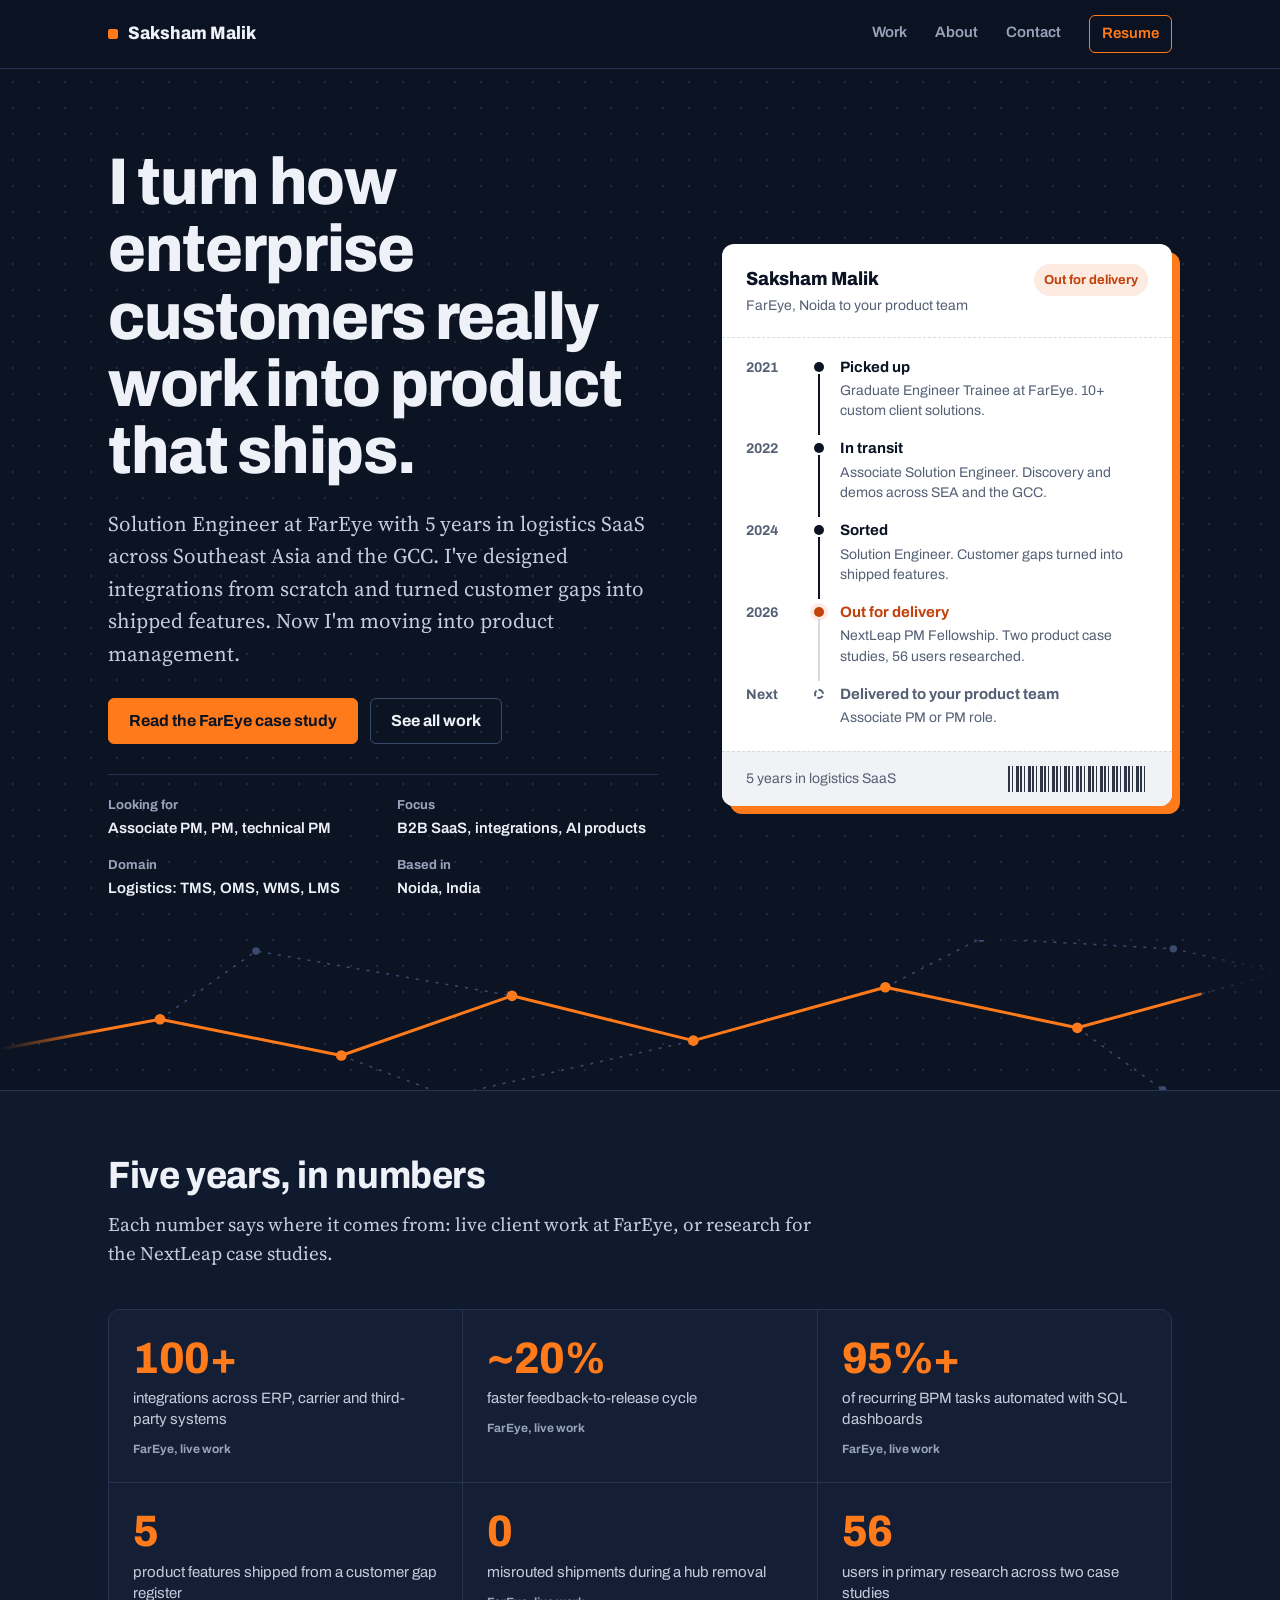
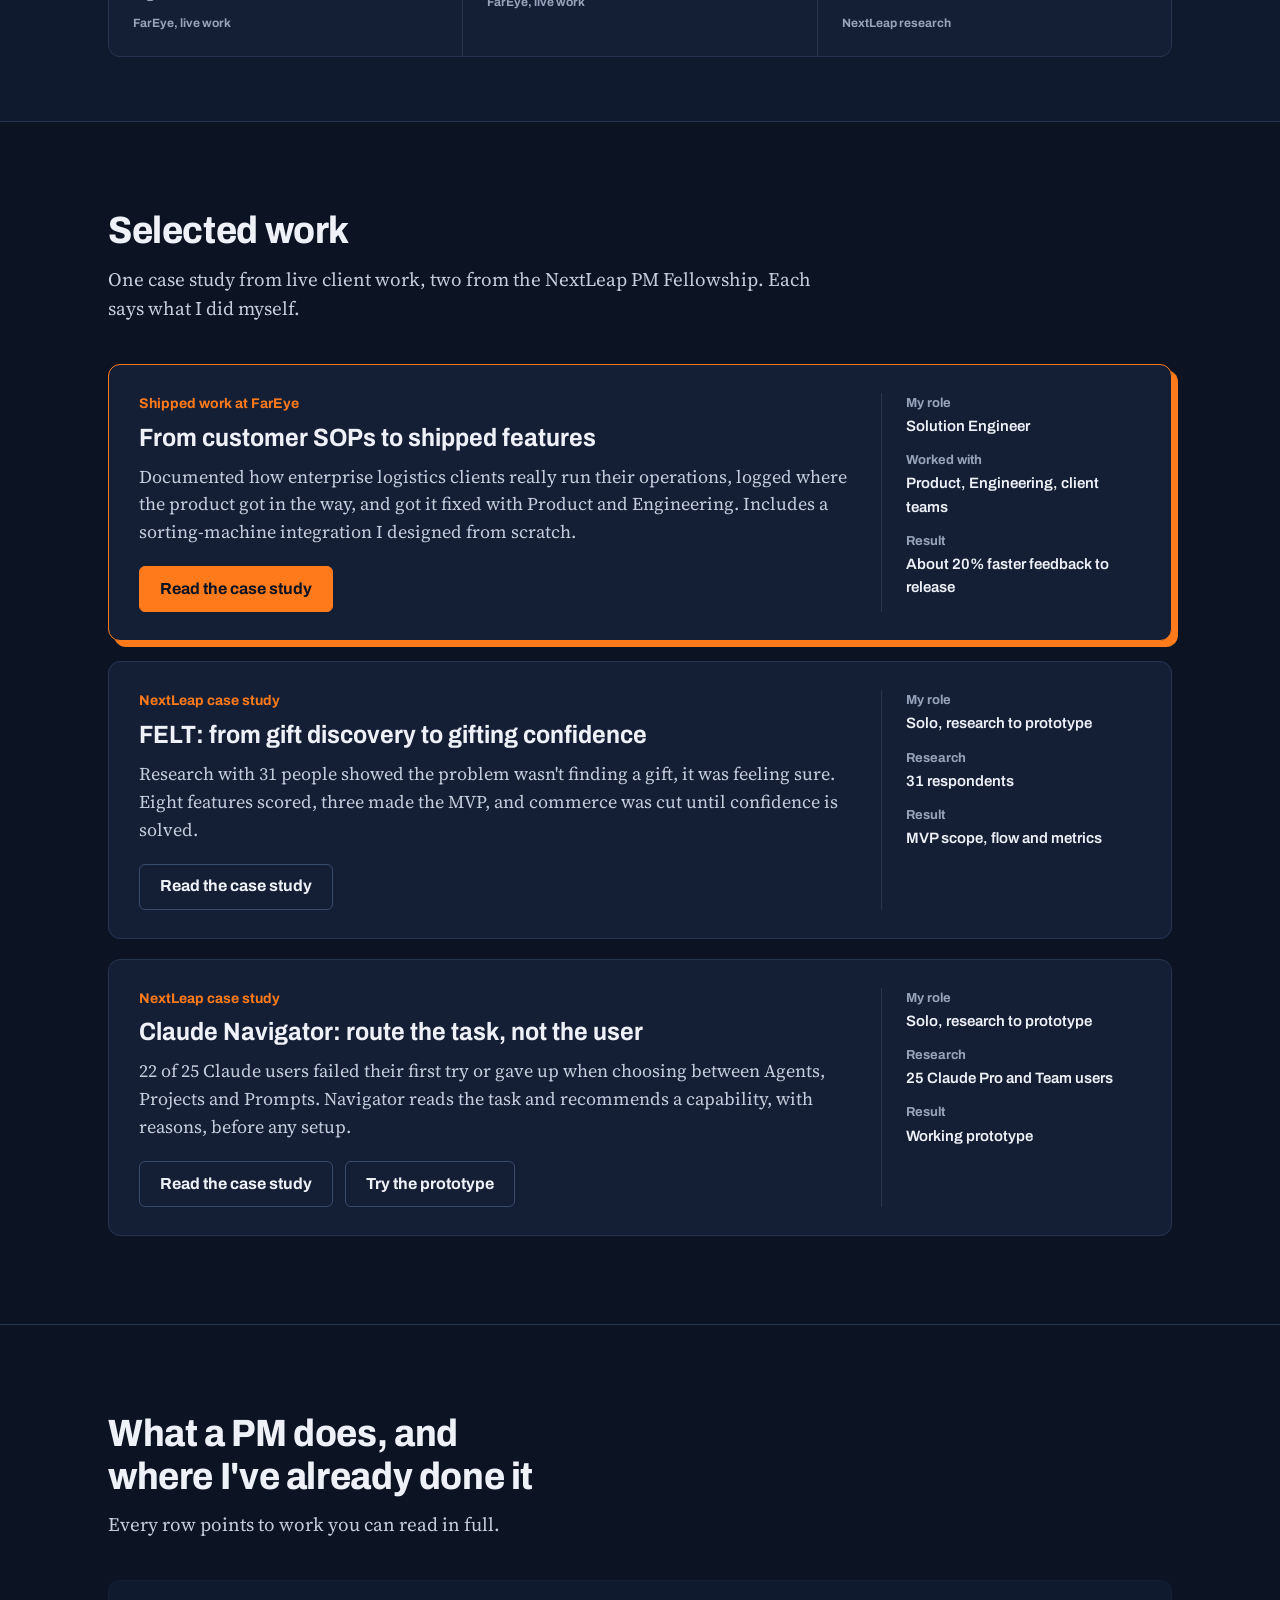
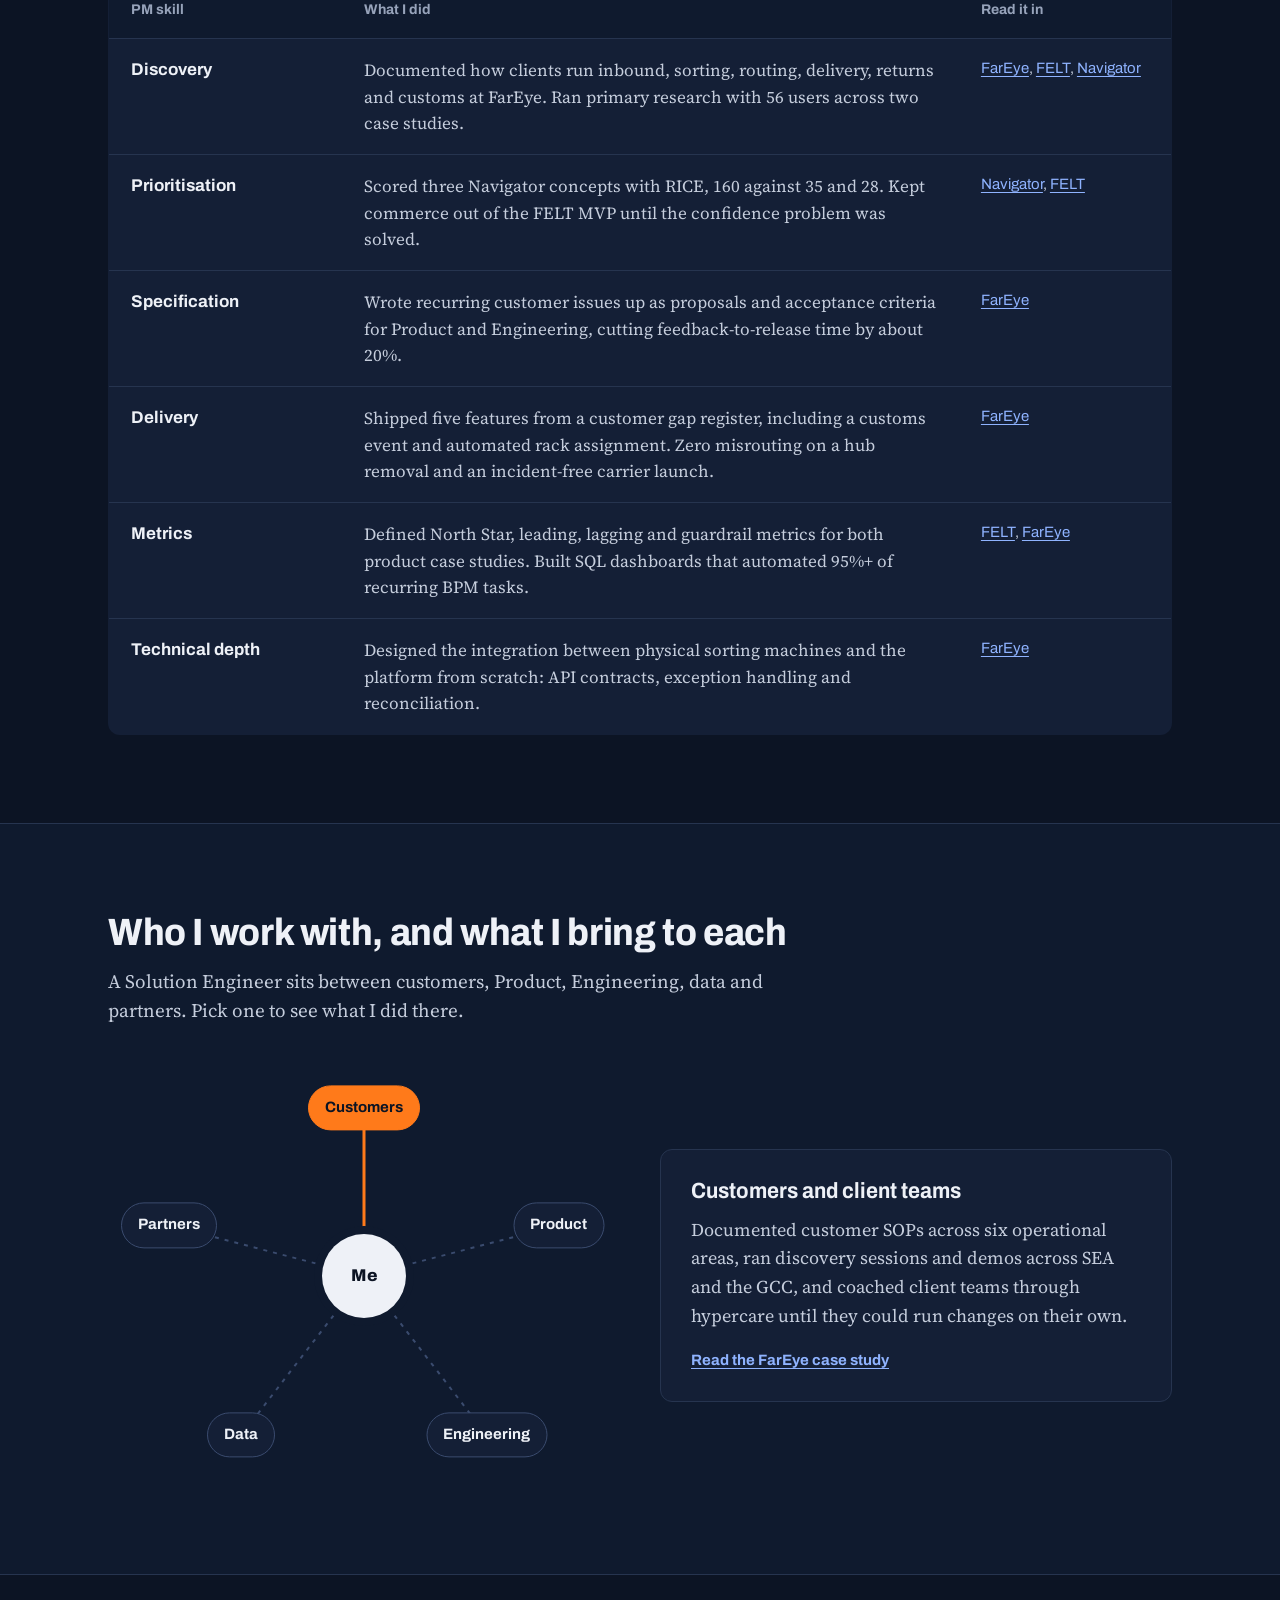
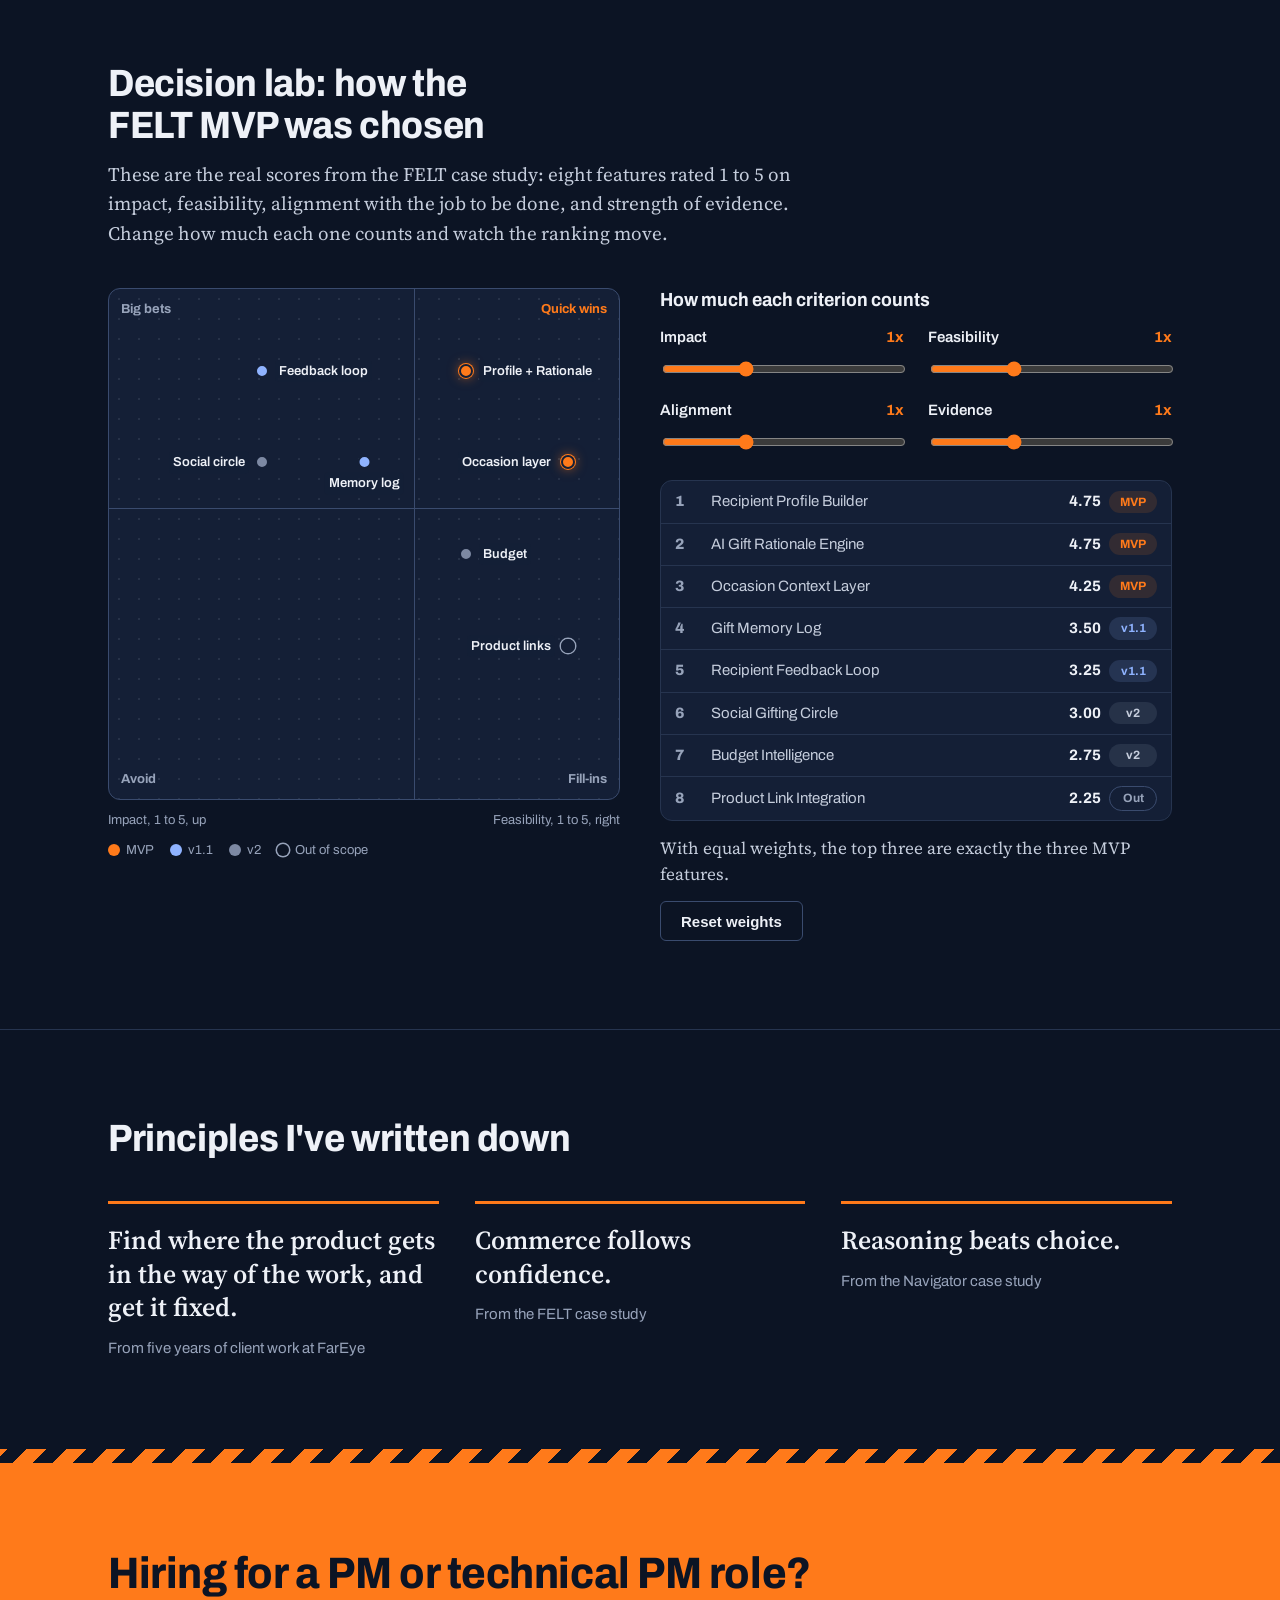
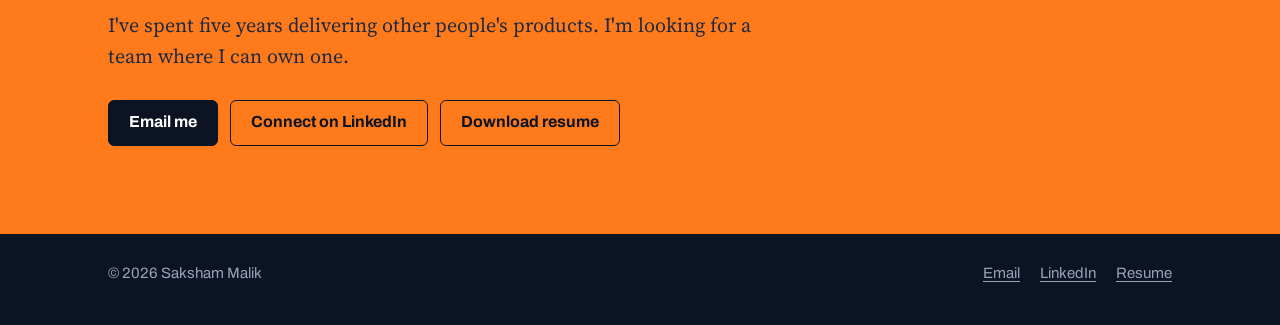
<file: index.html>
<!doctype html>
<html lang="en">
<head>
<meta charset="utf-8">
<meta name="viewport" content="width=device-width,initial-scale=1">
<meta name="theme-color" content="#0C1424">
<title>Saksham Malik, Solution Engineer moving into product management</title>
<meta name="description" content="Saksham Malik: 5 years in enterprise logistics SaaS at FarEye, shipped feature work and two product case studies. Open to Associate PM and PM roles.">
<link rel="preload" href="assets/fonts/archivo-variable.woff2" as="font" type="font/woff2" crossorigin>
<link rel="stylesheet" href="assets/styles.css">
</head>
<body>
<a class="skip" href="#main">Skip to content</a>
<header class="site-head"><div class="wrap">
  <a class="brand" href="index.html">Saksham Malik</a>
  <nav class="navlinks" id="navlinks" aria-label="Main"><a href="work.html">Work</a><a href="about.html">About</a><a href="contact.html">Contact</a><a class="resume-link" href="assets/Saksham_Malik_Resume.pdf">Resume</a></nav>
  <button class="menu-btn" type="button" aria-expanded="false" aria-controls="navlinks">Menu</button>
</div></header>

<main id="main">
<section class="hero">
  <svg class="hero-map" viewBox="0 0 1200 160" preserveAspectRatio="xMidYMid slice" aria-hidden="true" focusable="false">
    <g class="net">
      <path d="M0 112 L150 84 L320 118 L480 62 L650 104 L830 54 L1010 92 L1200 40"/>
      <path d="M150 84 L240 20 L480 62"/>
      <path d="M320 118 L420 156 L650 104"/>
      <path d="M830 54 L920 8 L1100 18 L1200 40"/>
      <path d="M1010 92 L1090 150"/>
    </g>
    <g class="hubs"><circle cx="240" cy="20" r="3.5"/><circle cx="420" cy="156" r="3.5"/><circle cx="920" cy="8" r="3.5"/><circle cx="1100" cy="18" r="3.5"/><circle cx="1090" cy="150" r="3.5"/></g>
    <path class="route" pathLength="1" d="M0 112 L150 84 L320 118 L480 62 L650 104 L830 54 L1010 92 L1200 40"/>
    <g class="stops"><circle class="stop" cx="150" cy="84" r="5"/><circle class="stop" cx="320" cy="118" r="5"/><circle class="stop" cx="480" cy="62" r="5"/><circle class="stop" cx="650" cy="104" r="5"/><circle class="stop" cx="830" cy="54" r="5"/><circle class="stop" cx="1010" cy="92" r="5"/></g>
  </svg>
  <div class="wrap">
  <div>
    <h1>I turn how enterprise customers really work into product that ships.</h1>
    <p class="lead">Solution Engineer at FarEye with 5 years in logistics SaaS across Southeast Asia and the GCC. I've designed integrations from scratch and turned customer gaps into shipped features. Now I'm moving into product management.</p>
    <div class="actions"><a class="btn primary" href="case-study-03.html">Read the FarEye case study</a><a class="btn" href="work.html">See all work</a></div>
    <dl class="facts">
      <div><dt>Looking for</dt><dd>Associate PM, PM, technical PM</dd></div>
      <div><dt>Focus</dt><dd>B2B SaaS, integrations, AI products</dd></div>
      <div><dt>Domain</dt><dd>Logistics: TMS, OMS, WMS, LMS</dd></div>
      <div><dt>Based in</dt><dd>Noida, India</dd></div>
    </dl>
  </div>

  <aside class="tracking" aria-label="My career, shown as a shipment tracking timeline">
    <div class="tracking-head">
      <div><div class="who">Saksham Malik</div><div class="route">FarEye, Noida to your product team</div></div>
      <span class="status-pill">Out for delivery</span>
    </div>
    <ol class="events">
      <li class="event"><span class="when">2021</span><span class="mark" aria-hidden="true"></span><div class="what"><b>Picked up</b><span>Graduate Engineer Trainee at FarEye. 10+ custom client solutions.</span></div></li>
      <li class="event"><span class="when">2022</span><span class="mark" aria-hidden="true"></span><div class="what"><b>In transit</b><span>Associate Solution Engineer. Discovery and demos across SEA and the GCC.</span></div></li>
      <li class="event"><span class="when">2024</span><span class="mark" aria-hidden="true"></span><div class="what"><b>Sorted</b><span>Solution Engineer. Customer gaps turned into shipped features.</span></div></li>
      <li class="event current"><span class="when">2026</span><span class="mark" aria-hidden="true"></span><div class="what"><b>Out for delivery</b><span>NextLeap PM Fellowship. Two product case studies, 56 users researched.</span></div></li>
      <li class="event next"><span class="when">Next</span><span class="mark" aria-hidden="true"></span><div class="what"><b>Delivered to your product team</b><span>Associate PM or PM role.</span></div></li>
    </ol>
    <div class="tracking-foot"><span>5 years in logistics SaaS</span><span class="barcode" aria-hidden="true"></span></div>
  </aside>
</div></section>

<section class="band tight alt"><div class="wrap">
  <div class="section-head"><h2>Five years, in numbers</h2><p>Each number says where it comes from: live client work at FarEye, or research for the NextLeap case studies.</p></div>
  <div class="figures six">
    <div><strong>100+</strong><span>integrations across ERP, carrier and third-party systems</span><em>FarEye, live work</em></div>
    <div><strong>~20%</strong><span>faster feedback-to-release cycle</span><em>FarEye, live work</em></div>
    <div><strong>95%+</strong><span>of recurring BPM tasks automated with SQL dashboards</span><em>FarEye, live work</em></div>
    <div><strong>5</strong><span>product features shipped from a customer gap register</span><em>FarEye, live work</em></div>
    <div><strong>0</strong><span>misrouted shipments during a hub removal</span><em>FarEye, live work</em></div>
    <div><strong>56</strong><span>users in primary research across two case studies</span><em>NextLeap research</em></div>
  </div>
</div></section>

<section class="band"><div class="wrap">
  <div class="section-head">
    <h2>Selected work</h2>
    <p>One case study from live client work, two from the NextLeap PM Fellowship. Each says what I did myself.</p>
  </div>
  <div class="work-list">
    <article class="work-item lead-item">
      <div>
        <p class="kind">Shipped work at FarEye</p>
        <h3><a href="case-study-03.html">From customer SOPs to shipped features</a></h3>
        <p>Documented how enterprise logistics clients really run their operations, logged where the product got in the way, and got it fixed with Product and Engineering. Includes a sorting-machine integration I designed from scratch.</p>
        <div class="actions"><a class="btn primary" href="case-study-03.html">Read the case study</a></div>
      </div>
      <dl>
        <div><dt>My role</dt><dd>Solution Engineer</dd></div>
        <div><dt>Worked with</dt><dd>Product, Engineering, client teams</dd></div>
        <div><dt>Result</dt><dd>About 20% faster feedback to release</dd></div>
      </dl>
    </article>
    <article class="work-item">
      <div>
        <p class="kind">NextLeap case study</p>
        <h3><a href="case-study-01.html">FELT: from gift discovery to gifting confidence</a></h3>
        <p>Research with 31 people showed the problem wasn't finding a gift, it was feeling sure. Eight features scored, three made the MVP, and commerce was cut until confidence is solved.</p>
        <div class="actions"><a class="btn" href="case-study-01.html">Read the case study</a></div>
      </div>
      <dl>
        <div><dt>My role</dt><dd>Solo, research to prototype</dd></div>
        <div><dt>Research</dt><dd>31 respondents</dd></div>
        <div><dt>Result</dt><dd>MVP scope, flow and metrics</dd></div>
      </dl>
    </article>
    <article class="work-item">
      <div>
        <p class="kind">NextLeap case study</p>
        <h3><a href="case-study-02.html">Claude Navigator: route the task, not the user</a></h3>
        <p>22 of 25 Claude users failed their first try or gave up when choosing between Agents, Projects and Prompts. Navigator reads the task and recommends a capability, with reasons, before any setup.</p>
        <div class="actions"><a class="btn" href="case-study-02.html">Read the case study</a><a class="btn" href="https://knack-route.lovable.app" rel="noopener">Try the prototype</a></div>
      </div>
      <dl>
        <div><dt>My role</dt><dd>Solo, research to prototype</dd></div>
        <div><dt>Research</dt><dd>25 Claude Pro and Team users</dd></div>
        <div><dt>Result</dt><dd>Working prototype</dd></div>
      </dl>
    </article>
  </div>
</div></section>

<section class="band"><div class="wrap">
  <div class="section-head">
    <h2>What a PM does, and where I've already done it</h2>
    <p>Every row points to work you can read in full.</p>
  </div>
  <table class="proof">
    <thead><tr><th scope="col">PM skill</th><th scope="col">What I did</th><th scope="col">Read it in</th></tr></thead>
    <tbody>
      <tr><th scope="row">Discovery</th><td>Documented how clients run inbound, sorting, routing, delivery, returns and customs at FarEye. Ran primary research with 56 users across two case studies.</td><td class="where"><a href="case-study-03.html">FarEye</a>, <a href="case-study-01.html">FELT</a>, <a href="case-study-02.html">Navigator</a></td></tr>
      <tr><th scope="row">Prioritisation</th><td>Scored three Navigator concepts with RICE, 160 against 35 and 28. Kept commerce out of the FELT MVP until the confidence problem was solved.</td><td class="where"><a href="case-study-02.html">Navigator</a>, <a href="case-study-01.html">FELT</a></td></tr>
      <tr><th scope="row">Specification</th><td>Wrote recurring customer issues up as proposals and acceptance criteria for Product and Engineering, cutting feedback-to-release time by about 20%.</td><td class="where"><a href="case-study-03.html">FarEye</a></td></tr>
      <tr><th scope="row">Delivery</th><td>Shipped five features from a customer gap register, including a customs event and automated rack assignment. Zero misrouting on a hub removal and an incident-free carrier launch.</td><td class="where"><a href="case-study-03.html">FarEye</a></td></tr>
      <tr><th scope="row">Metrics</th><td>Defined North Star, leading, lagging and guardrail metrics for both product case studies. Built SQL dashboards that automated 95%+ of recurring BPM tasks.</td><td class="where"><a href="case-study-01.html">FELT</a>, <a href="case-study-03.html">FarEye</a></td></tr>
      <tr><th scope="row">Technical depth</th><td>Designed the integration between physical sorting machines and the platform from scratch: API contracts, exception handling and reconciliation.</td><td class="where"><a href="case-study-03.html">FarEye</a></td></tr>
    </tbody>
  </table>
</div></section>

<section class="band alt"><div class="wrap">
  <div class="section-head">
    <h2>Who I work with, and what I bring to each</h2>
    <p>A Solution Engineer sits between customers, Product, Engineering, data and partners. Pick one to see what I did there.</p>
  </div>
  <div class="bridge">
    <div class="bridge-map">
      <svg class="bridge-lines" viewBox="0 0 100 100" preserveAspectRatio="none" aria-hidden="true">
        <line data-for="customers" x1="50" y1="50" x2="50" y2="10"/>
        <line data-for="product" x1="50" y1="50" x2="88" y2="38"/>
        <line data-for="engineering" x1="50" y1="50" x2="74" y2="88"/>
        <line data-for="data" x1="50" y1="50" x2="26" y2="88"/>
        <line data-for="partners" x1="50" y1="50" x2="12" y2="38"/>
      </svg>
      <span class="bridge-hub">Me</span>
      <button type="button" class="bridge-node" data-node="customers" style="left:50%;top:10%" aria-pressed="true">Customers</button>
      <button type="button" class="bridge-node" data-node="product" style="left:88%;top:38%" aria-pressed="false">Product</button>
      <button type="button" class="bridge-node" data-node="engineering" style="left:74%;top:88%" aria-pressed="false">Engineering</button>
      <button type="button" class="bridge-node" data-node="data" style="left:26%;top:88%" aria-pressed="false">Data</button>
      <button type="button" class="bridge-node" data-node="partners" style="left:12%;top:38%" aria-pressed="false">Partners</button>
    </div>
    <div class="bridge-panel" aria-live="polite">
      <div class="bridge-detail" data-detail="customers"><h3>Customers and client teams</h3><p>Documented customer SOPs across six operational areas, ran discovery sessions and demos across SEA and the GCC, and coached client teams through hypercare until they could run changes on their own.</p></div>
      <div class="bridge-detail" data-detail="product" hidden><h3>Product</h3><p>Turned recurring customer issues into proposals, acceptance criteria and roadmap input. Five features shipped from my gap register, and feedback-to-release time fell by about 20%.</p></div>
      <div class="bridge-detail" data-detail="engineering" hidden><h3>Engineering</h3><p>Wrote API contracts and exception handling, designed the sorting-machine integration from scratch, and ran SIT, UAT, regression and load tests on live production data before go-live.</p></div>
      <div class="bridge-detail" data-detail="data" hidden><h3>Data</h3><p>Built SQL dashboards on sort accuracy, routing efficiency, SLA and PUDO adoption that automated 95%+ of recurring BPM tasks, and used usage data to find order-flow drop-offs after a launch.</p></div>
      <div class="bridge-detail" data-detail="partners" hidden><h3>Carriers and partner systems</h3><p>Delivered 100+ integrations across ERP, carrier and third-party systems, and unified domestic and international shipment journeys into one integration architecture.</p></div>
      <a class="bridge-more" href="case-study-03.html">Read the FarEye case study</a>
    </div>
  </div>
</div></section>

<section class="band" id="decision-lab"><div class="wrap">
  <div class="section-head">
    <h2>Decision lab: how the FELT MVP was chosen</h2>
    <p>These are the real scores from the FELT case study: eight features rated 1 to 5 on impact, feasibility, alignment with the job to be done, and strength of evidence. Change how much each one counts and watch the ranking move.</p>
  </div>
  <div class="lab">
    <figure class="matrix-wrap">
      <div class="matrix" role="img" aria-label="Eight FELT features plotted by feasibility and impact. Quick wins: Profile Builder, Rationale Engine, Occasion Context Layer. Big bets: Recipient Feedback Loop, Social Gifting Circle, Gift Memory Log. Fill-ins: Budget Intelligence, Product Link Integration.">
        <span class="quad q-tl">Big bets</span><span class="quad q-tr">Quick wins</span><span class="quad q-bl">Avoid</span><span class="quad q-br">Fill-ins</span>
        <span class="pt mvp" style="left:70%;top:16%"><i></i><b>Profile + Rationale</b></span>
        <span class="pt mvp left" style="left:90%;top:34%"><i></i><b>Occasion layer</b></span>
        <span class="pt v11 below" style="left:50%;top:34%"><i></i><b>Memory log</b></span>
        <span class="pt v11" style="left:30%;top:16%"><i></i><b>Feedback loop</b></span>
        <span class="pt v2 left" style="left:30%;top:34%"><i></i><b>Social circle</b></span>
        <span class="pt v2" style="left:70%;top:52%"><i></i><b>Budget</b></span>
        <span class="pt out left" style="left:90%;top:70%"><i></i><b>Product links</b></span>
      </div>
      <figcaption><span class="axis-y">Impact, 1 to 5, up</span><span class="axis-x">Feasibility, 1 to 5, right</span></figcaption>
      <ul class="legend"><li><i class="mvp"></i>MVP</li><li><i class="v11"></i>v1.1</li><li><i class="v2"></i>v2</li><li><i class="out"></i>Out of scope</li></ul>
    </figure>
    <div class="weights">
      <h3>How much each criterion counts</h3>
      <div class="sliders">
        <label>Impact <output data-out="i">1x</output><input type="range" min="0" max="3" step="1" value="1" data-w="i"></label>
        <label>Feasibility <output data-out="f">1x</output><input type="range" min="0" max="3" step="1" value="1" data-w="f"></label>
        <label>Alignment <output data-out="a">1x</output><input type="range" min="0" max="3" step="1" value="1" data-w="a"></label>
        <label>Evidence <output data-out="e">1x</output><input type="range" min="0" max="3" step="1" value="1" data-w="e"></label>
      </div>
      <ol class="ranking" aria-live="polite">
        <li data-i="5" data-f="4" data-a="5" data-e="5"><span>Recipient Profile Builder</span><b>4.75</b><em class="mvp">MVP</em></li>
        <li data-i="5" data-f="4" data-a="5" data-e="5"><span>AI Gift Rationale Engine</span><b>4.75</b><em class="mvp">MVP</em></li>
        <li data-i="4" data-f="5" data-a="4" data-e="4"><span>Occasion Context Layer</span><b>4.25</b><em class="mvp">MVP</em></li>
        <li data-i="4" data-f="3" data-a="3" data-e="4"><span>Gift Memory Log</span><b>3.50</b><em class="v11">v1.1</em></li>
        <li data-i="5" data-f="2" data-a="3" data-e="3"><span>Recipient Feedback Loop</span><b>3.25</b><em class="v11">v1.1</em></li>
        <li data-i="4" data-f="2" data-a="3" data-e="3"><span>Social Gifting Circle</span><b>3.00</b><em class="v2">v2</em></li>
        <li data-i="3" data-f="4" data-a="2" data-e="2"><span>Budget Intelligence</span><b>2.75</b><em class="v2">v2</em></li>
        <li data-i="2" data-f="5" data-a="1" data-e="1"><span>Product Link Integration</span><b>2.25</b><em class="out">Out</em></li>
      </ol>
      <p class="lab-note" aria-live="polite">With equal weights, the top three are exactly the three MVP features.</p>
      <button type="button" class="btn lab-reset">Reset weights</button>
    </div>
  </div>
</div></section>

<section class="band"><div class="wrap">
  <div class="section-head"><h2>Principles I've written down</h2></div>
  <div class="principles">
    <figure class="principle"><blockquote>Find where the product gets in the way of the work, and get it fixed.</blockquote><p>From five years of client work at FarEye</p></figure>
    <figure class="principle"><blockquote>Commerce follows confidence.</blockquote><p>From the FELT case study</p></figure>
    <figure class="principle"><blockquote>Reasoning beats choice.</blockquote><p>From the Navigator case study</p></figure>
  </div>
</div></section>

<section class="band contact-band"><div class="wrap">
  <h2>Hiring for a PM or technical PM role?</h2>
  <p>I've spent five years delivering other people's products. I'm looking for a team where I can own one.</p>
  <div class="actions"><a class="btn primary" href="mailto:maliksaksham0509@gmail.com">Email me</a><a class="btn" href="https://www.linkedin.com/in/sakshammalik99/" rel="noopener">Connect on LinkedIn</a><a class="btn" href="assets/Saksham_Malik_Resume.pdf">Download resume</a></div>
</div></section>
</main>

<footer class="site-foot"><div class="wrap"><span>© 2026 Saksham Malik</span><nav aria-label="Footer"><a href="mailto:maliksaksham0509@gmail.com">Email</a><a href="https://www.linkedin.com/in/sakshammalik99/" rel="noopener">LinkedIn</a><a href="assets/Saksham_Malik_Resume.pdf">Resume</a></nav></div></footer>
<script src="assets/app.js"></script>
</body>
</html>
</file>
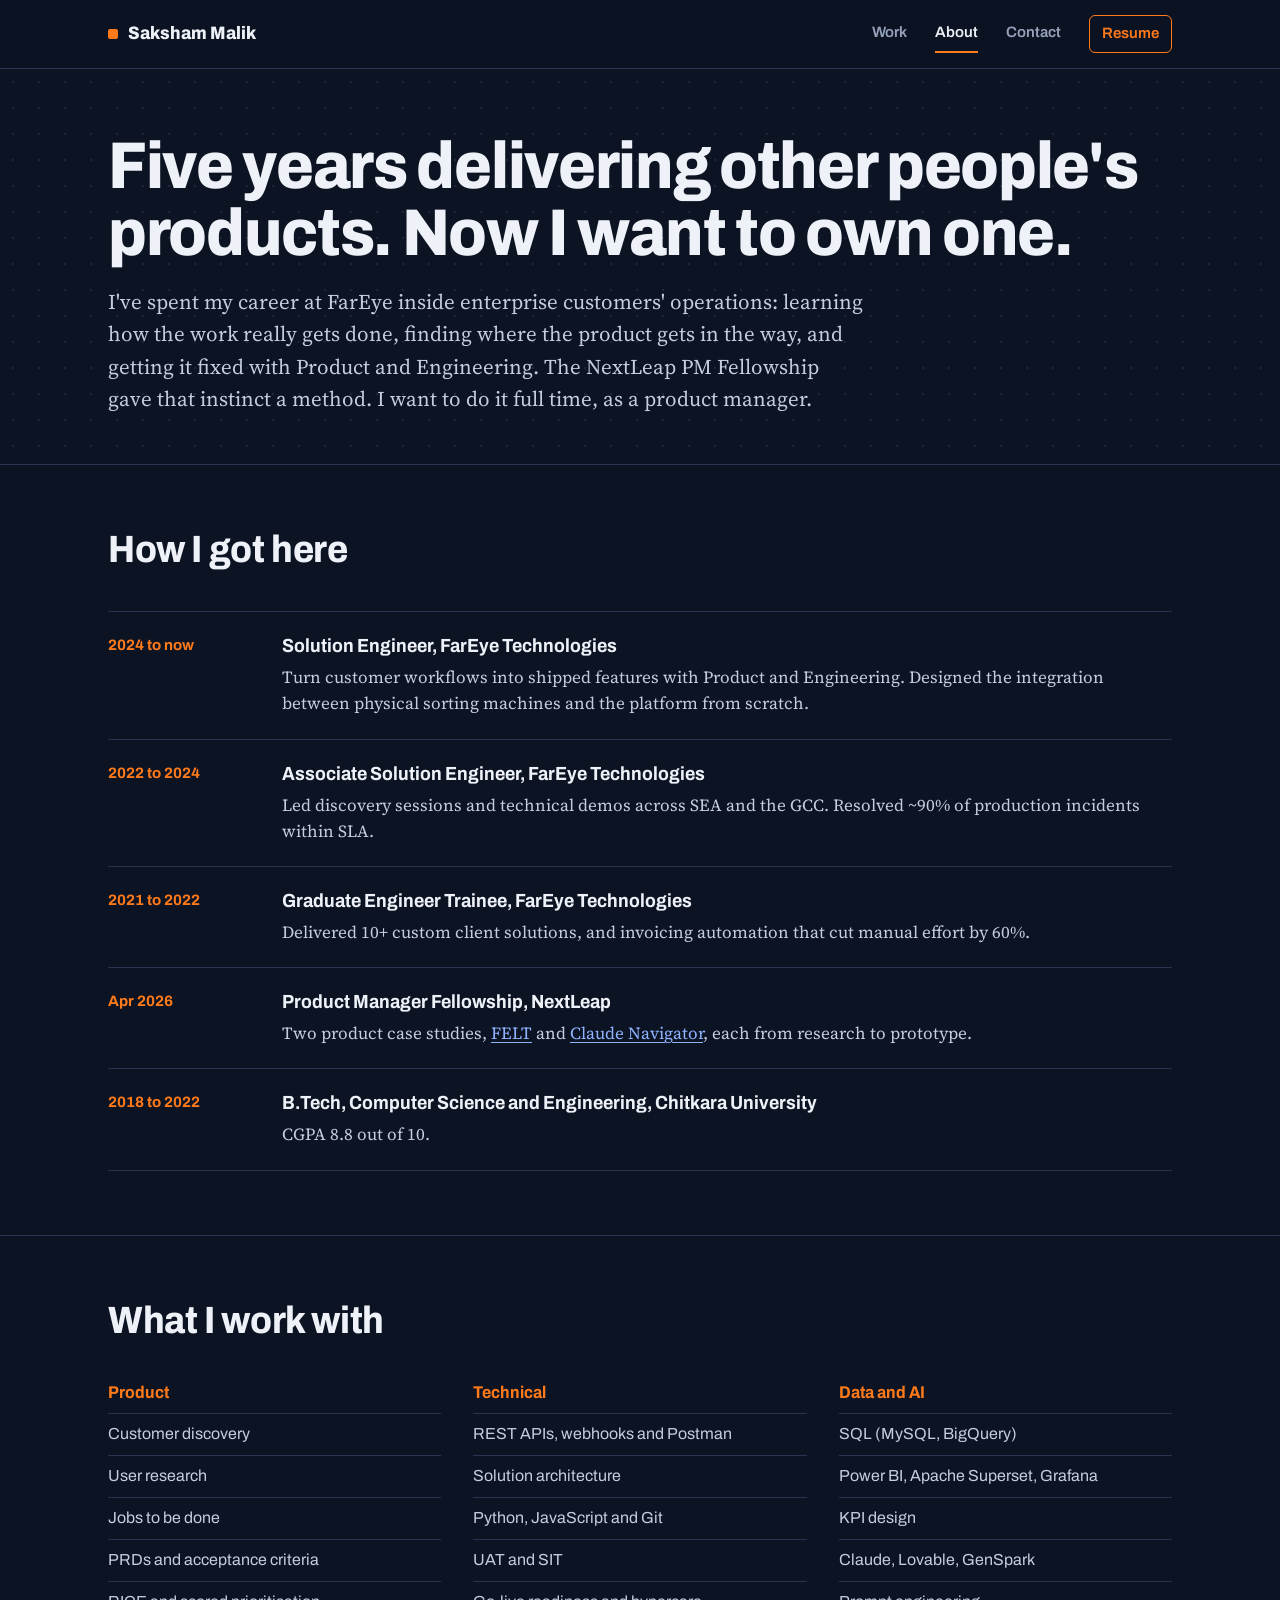
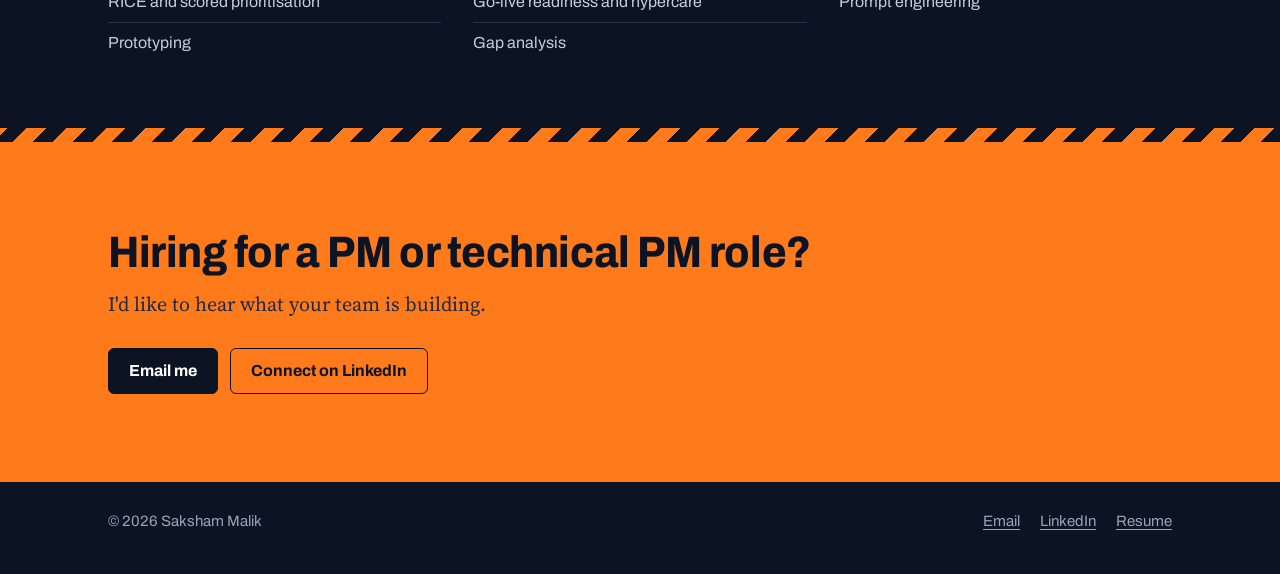
<file: about.html>
<!doctype html>
<html lang="en">
<head>
<meta charset="utf-8">
<meta name="viewport" content="width=device-width,initial-scale=1">
<meta name="theme-color" content="#0C1424">
<title>About · Saksham Malik</title>
<meta name="description" content="About Saksham Malik: five years at FarEye Technologies in enterprise logistics SaaS, NextLeap PM Fellowship, moving into product management.">
<link rel="preload" href="assets/fonts/archivo-variable.woff2" as="font" type="font/woff2" crossorigin>
<link rel="stylesheet" href="assets/styles.css">
</head>
<body>
<a class="skip" href="#main">Skip to content</a>
<header class="site-head"><div class="wrap">
  <a class="brand" href="index.html">Saksham Malik</a>
  <nav class="navlinks" id="navlinks" aria-label="Main"><a href="work.html">Work</a><a href="about.html">About</a><a href="contact.html">Contact</a><a class="resume-link" href="assets/Saksham_Malik_Resume.pdf">Resume</a></nav>
  <button class="menu-btn" type="button" aria-expanded="false" aria-controls="navlinks">Menu</button>
</div></header>

<main id="main">
<header class="page-head"><div class="wrap">
  <h1>Five years delivering other people's products. Now I want to own one.</h1>
  <p class="lead">I've spent my career at FarEye inside enterprise customers' operations: learning how the work really gets done, finding where the product gets in the way, and getting it fixed with Product and Engineering. The NextLeap PM Fellowship gave that instinct a method. I want to do it full time, as a product manager.</p>
</div></header>

<section class="band tight"><div class="wrap">
  <div class="section-head"><h2>How I got here</h2></div>
  <ol class="timeline">
    <li><span class="when">2024 to now</span><div><h3>Solution Engineer, FarEye Technologies</h3><p>Turn customer workflows into shipped features with Product and Engineering. Designed the integration between physical sorting machines and the platform from scratch.</p></div></li>
    <li><span class="when">2022 to 2024</span><div><h3>Associate Solution Engineer, FarEye Technologies</h3><p>Led discovery sessions and technical demos across SEA and the GCC. Resolved ~90% of production incidents within SLA.</p></div></li>
    <li><span class="when">2021 to 2022</span><div><h3>Graduate Engineer Trainee, FarEye Technologies</h3><p>Delivered 10+ custom client solutions, and invoicing automation that cut manual effort by 60%.</p></div></li>
    <li><span class="when">Apr 2026</span><div><h3>Product Manager Fellowship, NextLeap</h3><p>Two product case studies, <a href="case-study-01.html">FELT</a> and <a href="case-study-02.html">Claude Navigator</a>, each from research to prototype.</p></div></li>
    <li><span class="when">2018 to 2022</span><div><h3>B.Tech, Computer Science and Engineering, Chitkara University</h3><p>CGPA 8.8 out of 10.</p></div></li>
  </ol>
</div></section>

<section class="band tight"><div class="wrap">
  <div class="section-head"><h2>What I work with</h2></div>
  <div class="toolkit">
    <div><h3>Product</h3><ul><li>Customer discovery</li><li>User research</li><li>Jobs to be done</li><li>PRDs and acceptance criteria</li><li>RICE and scored prioritisation</li><li>Prototyping</li></ul></div>
    <div><h3>Technical</h3><ul><li>REST APIs, webhooks and Postman</li><li>Solution architecture</li><li>Python, JavaScript and Git</li><li>UAT and SIT</li><li>Go-live readiness and hypercare</li><li>Gap analysis</li></ul></div>
    <div><h3>Data and AI</h3><ul><li>SQL (MySQL, BigQuery)</li><li>Power BI, Apache Superset, Grafana</li><li>KPI design</li><li>Claude, Lovable, GenSpark</li><li>Prompt engineering</li></ul></div>
  </div>
</div></section>

<section class="band contact-band"><div class="wrap">
  <h2>Hiring for a PM or technical PM role?</h2>
  <p>I'd like to hear what your team is building.</p>
  <div class="actions"><a class="btn primary" href="mailto:maliksaksham0509@gmail.com">Email me</a><a class="btn" href="https://www.linkedin.com/in/sakshammalik99/" rel="noopener">Connect on LinkedIn</a></div>
</div></section>
</main>

<footer class="site-foot"><div class="wrap"><span>© 2026 Saksham Malik</span><nav aria-label="Footer"><a href="mailto:maliksaksham0509@gmail.com">Email</a><a href="https://www.linkedin.com/in/sakshammalik99/" rel="noopener">LinkedIn</a><a href="assets/Saksham_Malik_Resume.pdf">Resume</a></nav></div></footer>
<script src="assets/app.js"></script>
</body>
</html>
</file>
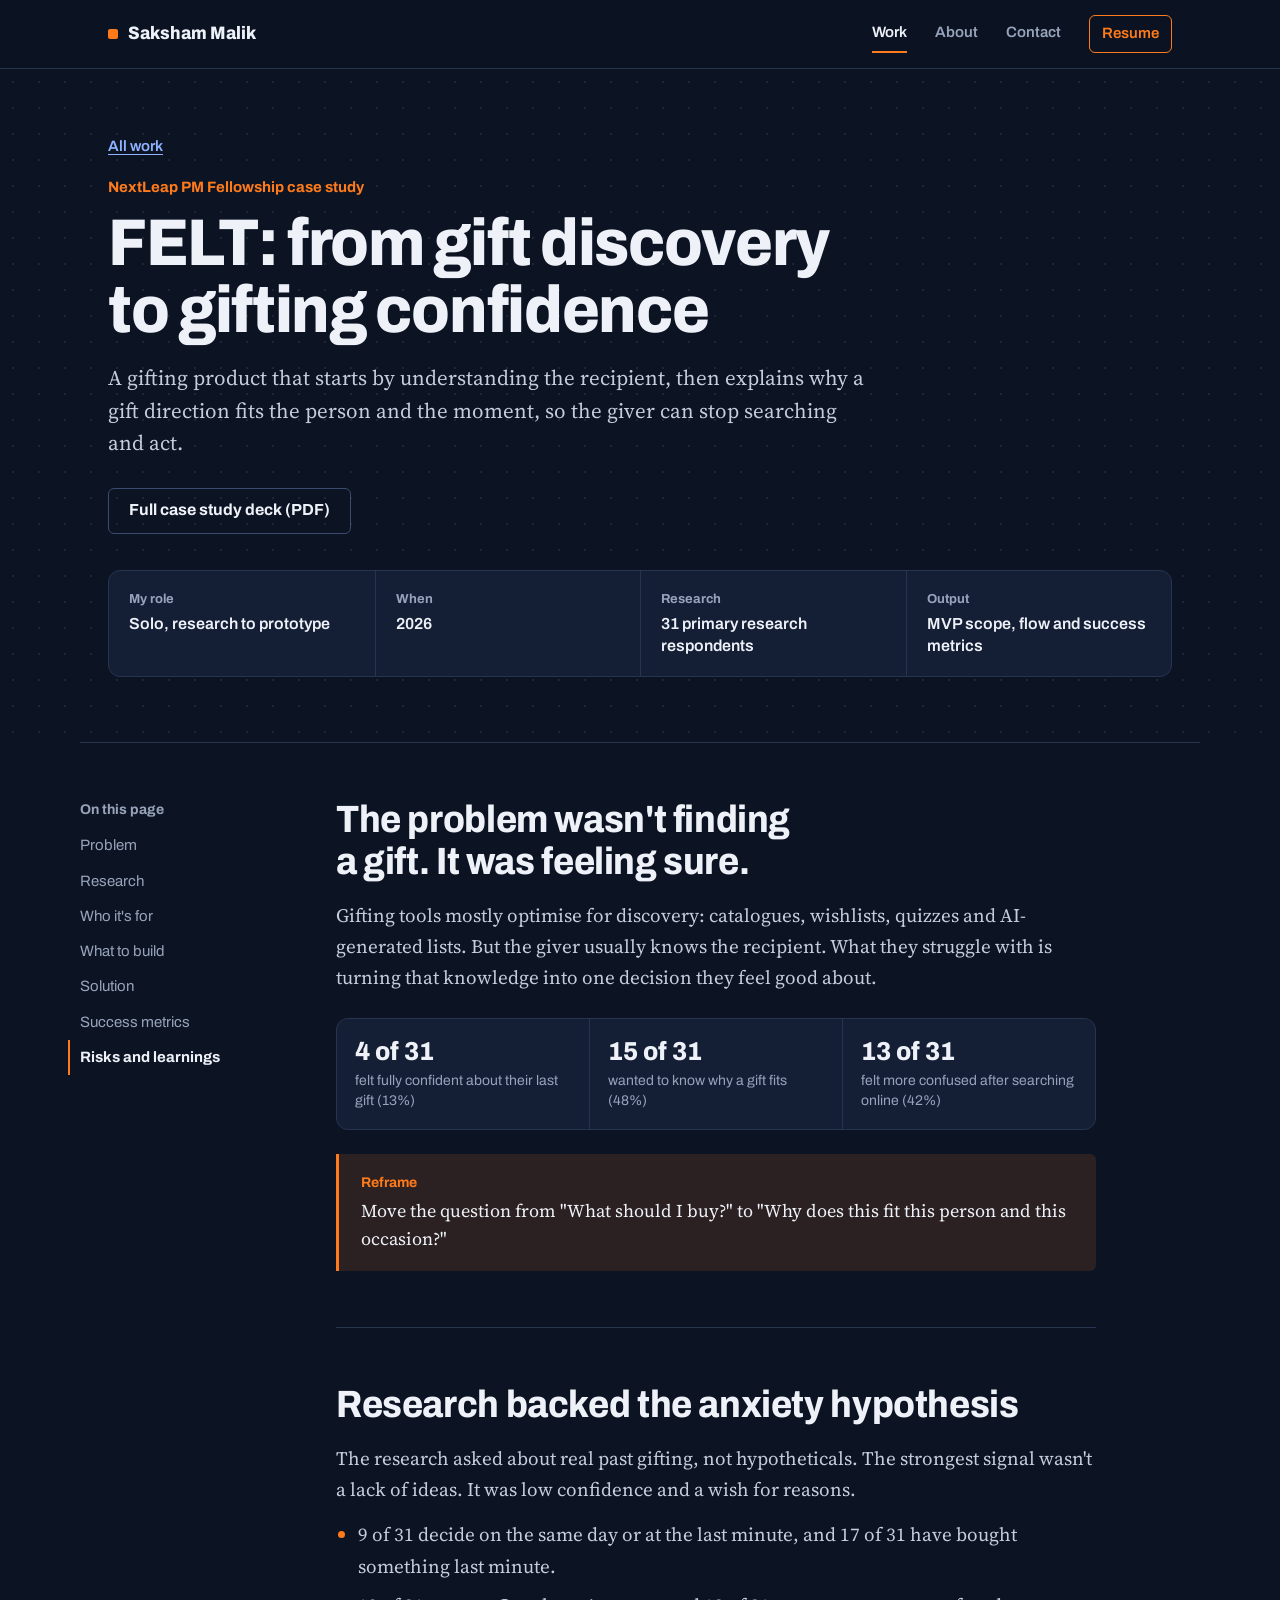
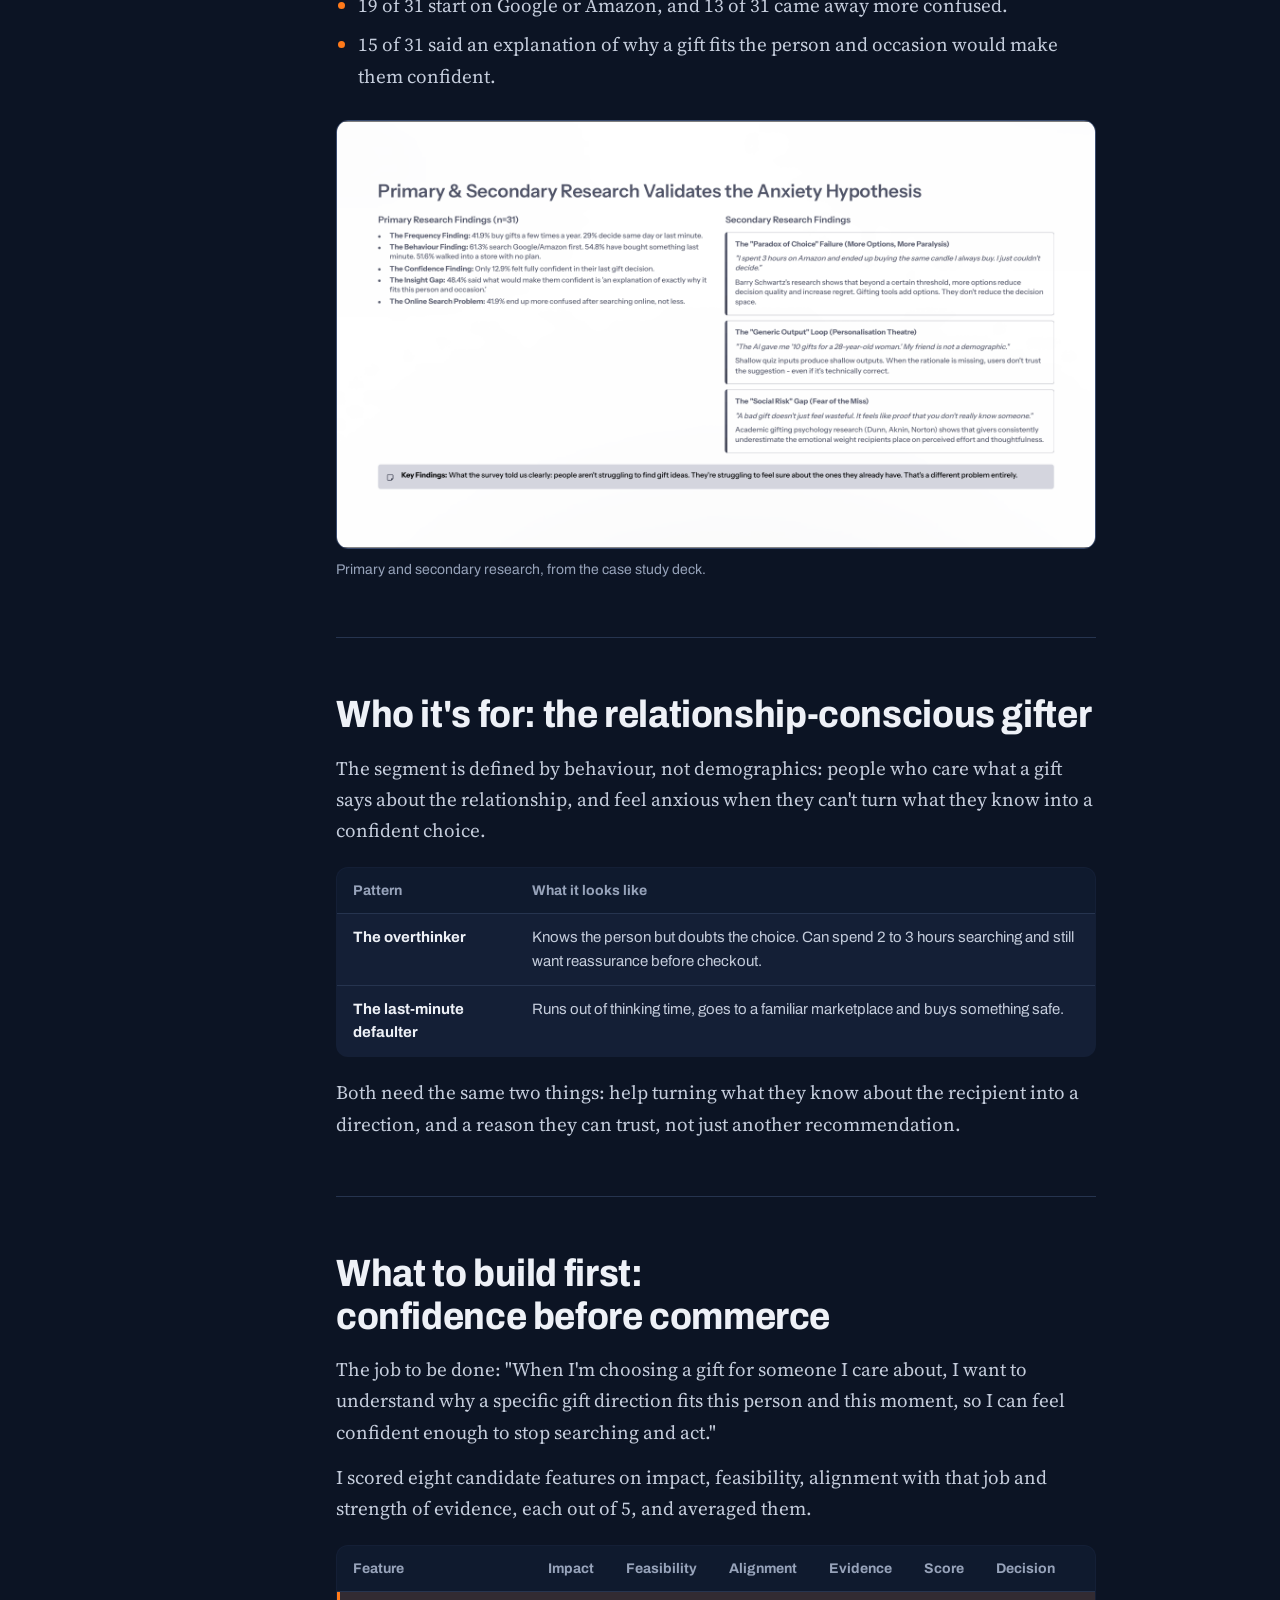
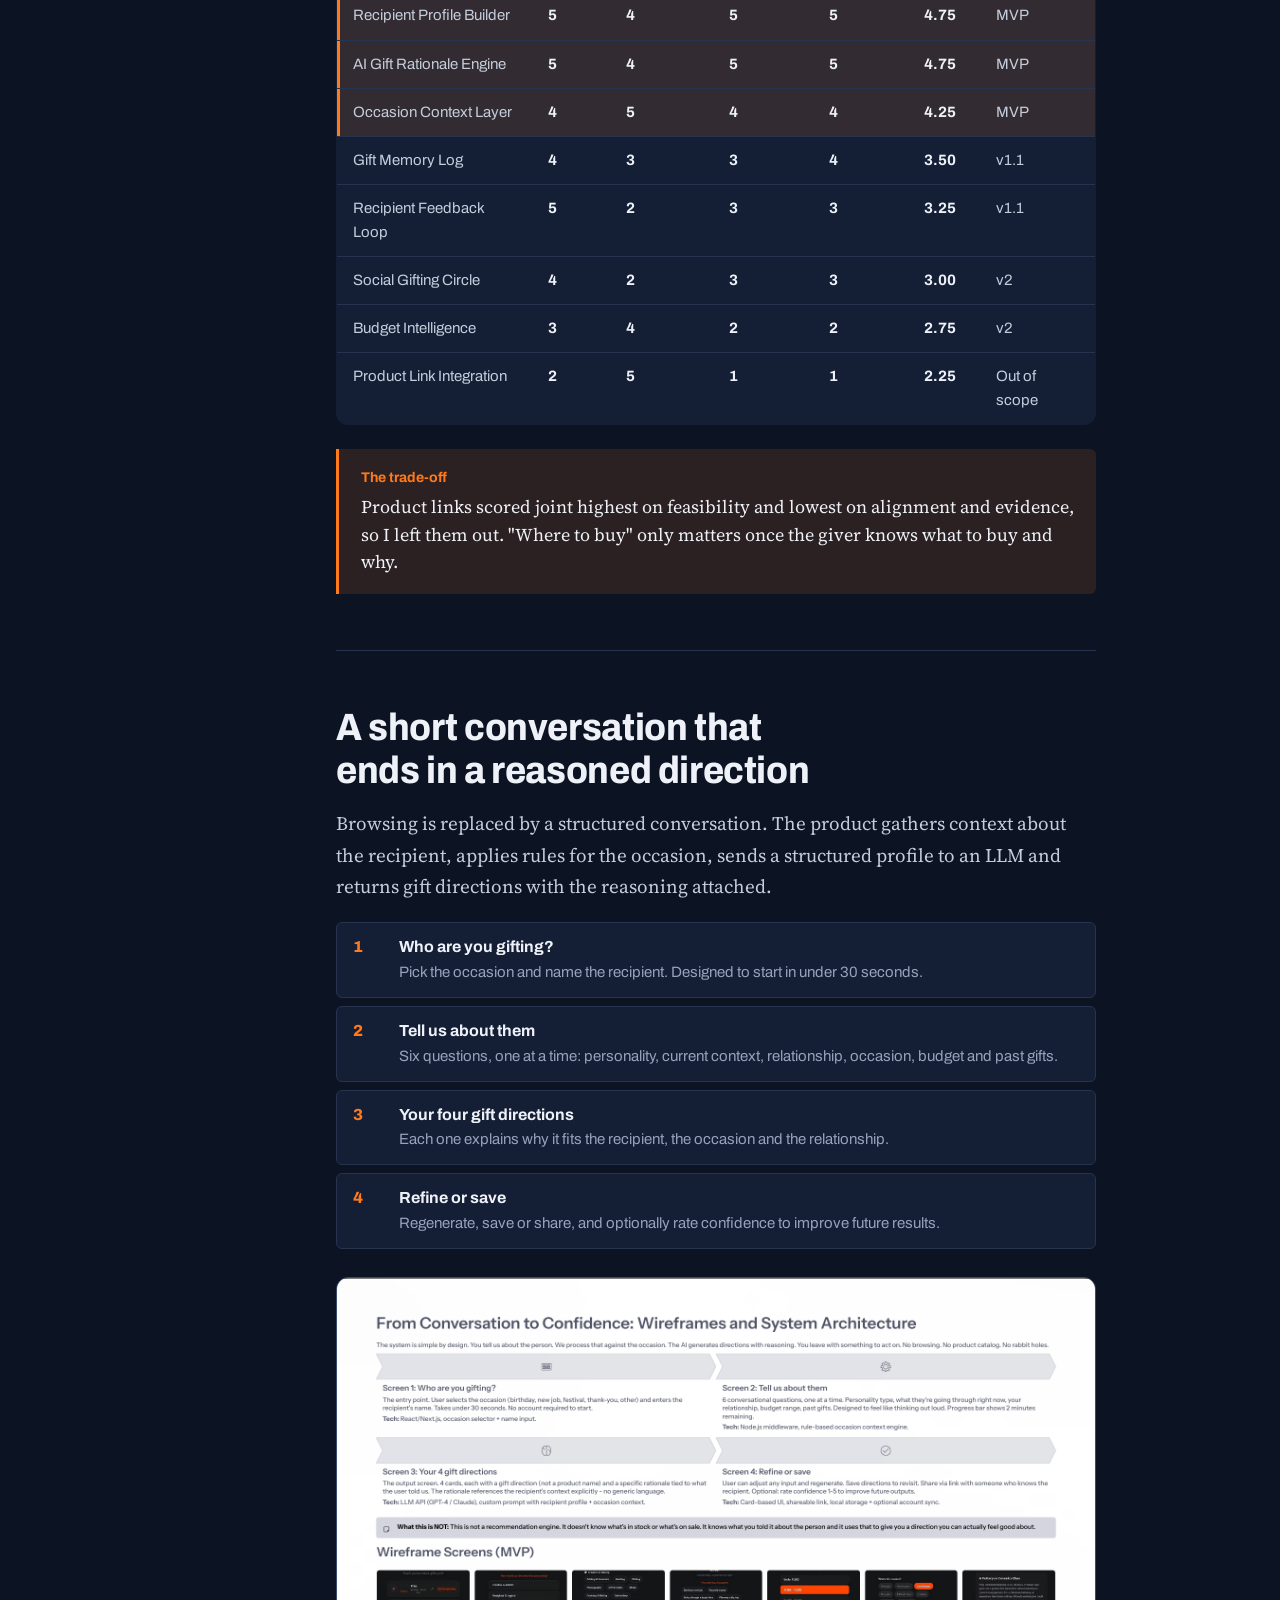
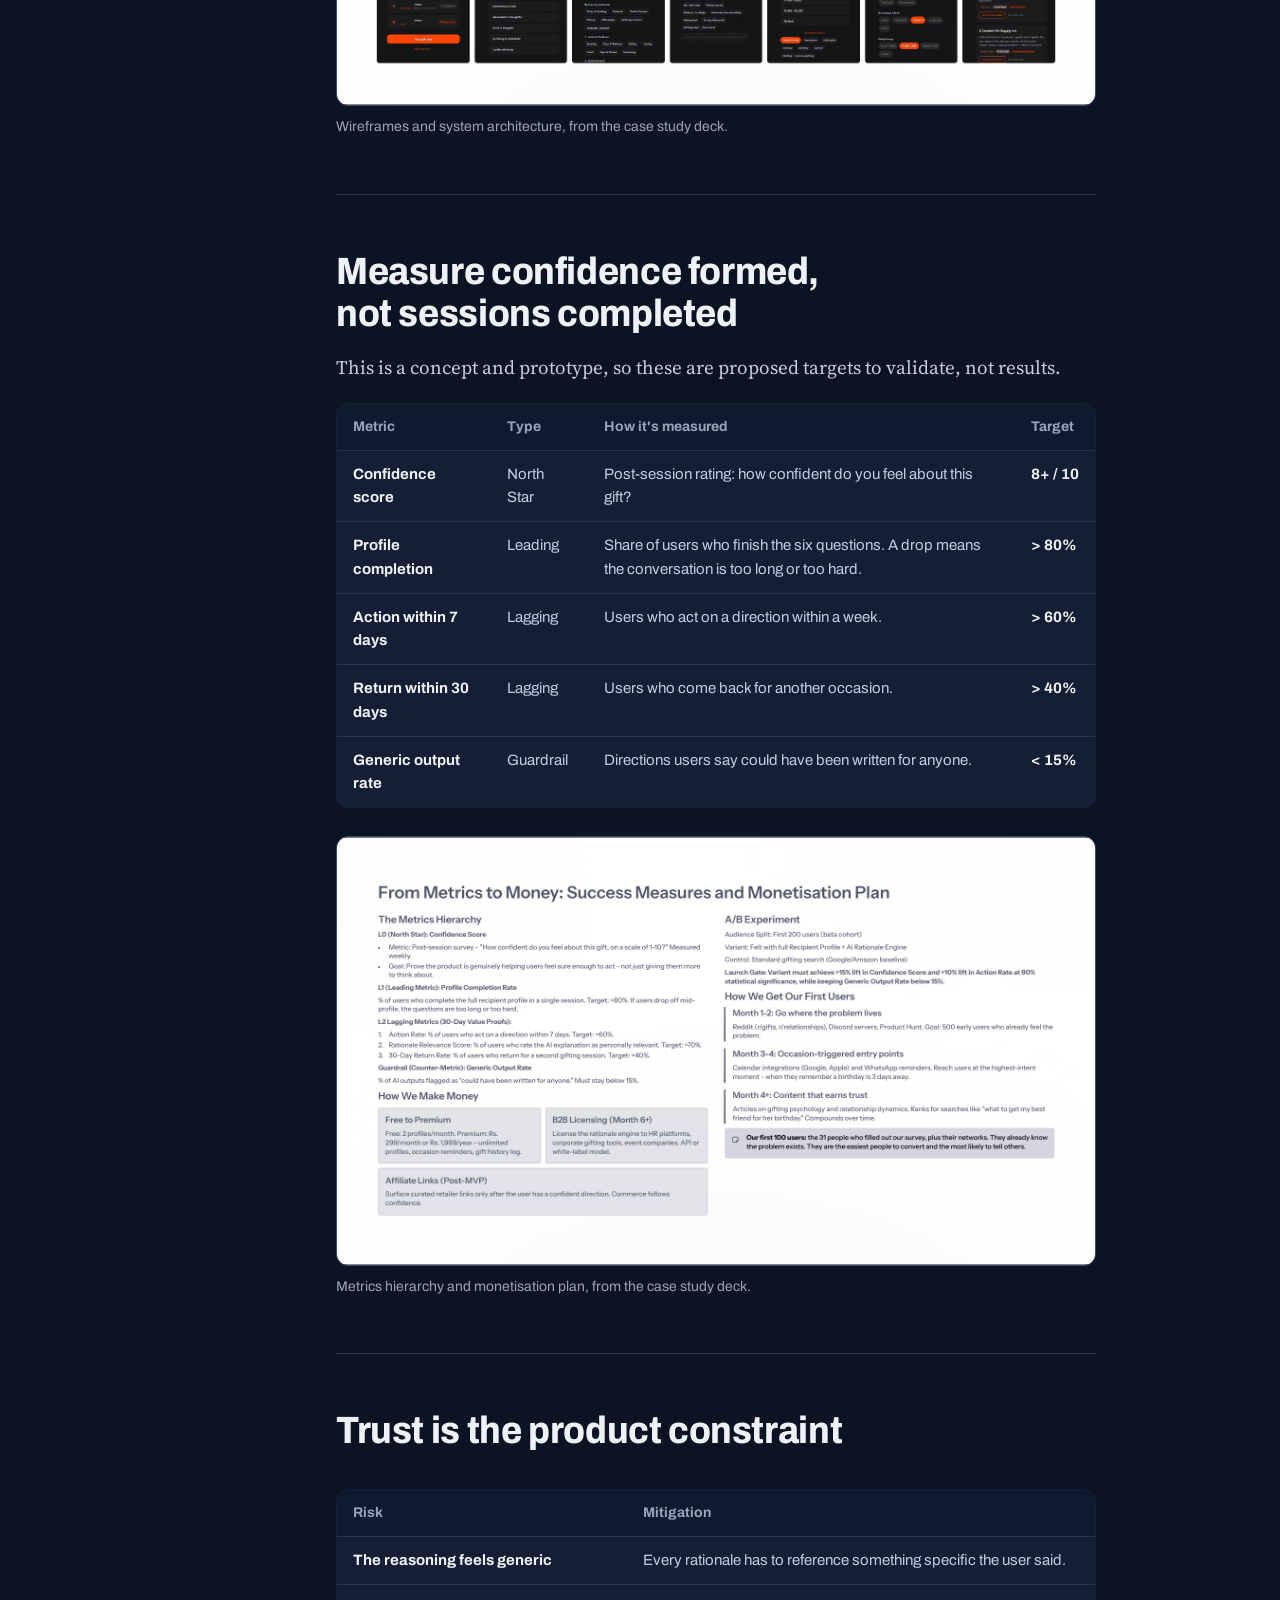
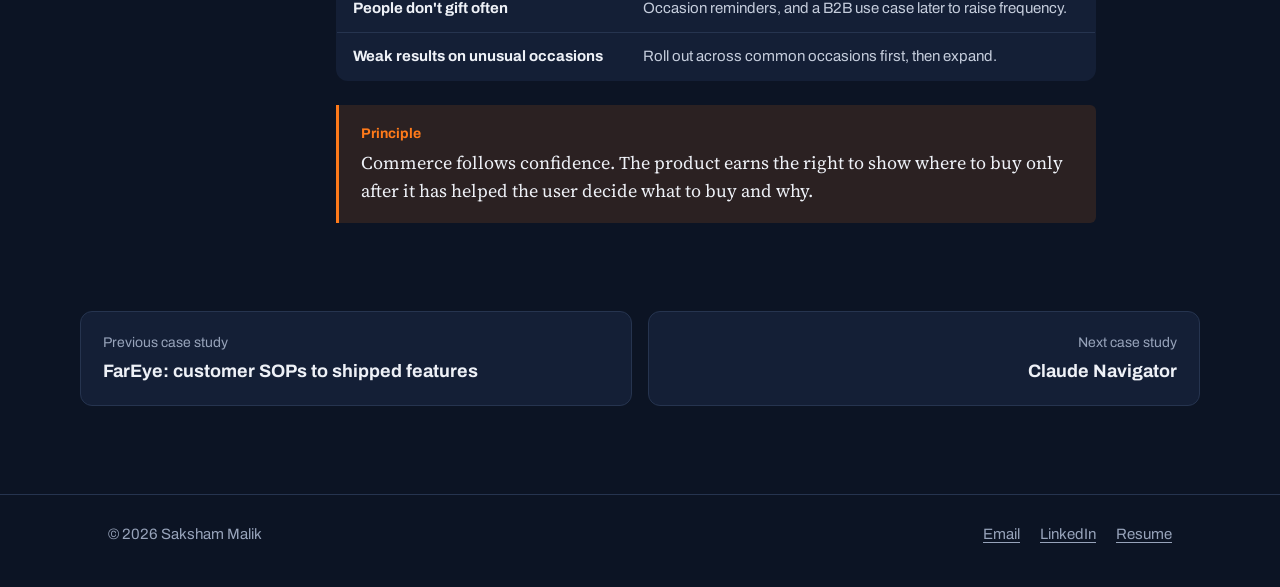
<file: case-study-01.html>
<!doctype html>
<html lang="en">
<head>
<meta charset="utf-8">
<meta name="viewport" content="width=device-width,initial-scale=1">
<meta name="theme-color" content="#0C1424">
<title>FELT, from gift discovery to gifting confidence · Saksham Malik</title>
<meta name="description" content="FELT, a NextLeap product case study by Saksham Malik: research with 31 people, a scored feature backlog, an MVP flow and proposed success metrics.">
<link rel="preload" href="assets/fonts/archivo-variable.woff2" as="font" type="font/woff2" crossorigin>
<link rel="stylesheet" href="assets/styles.css">
</head>
<body>
<a class="skip" href="#main">Skip to content</a>
<header class="site-head"><div class="wrap">
  <a class="brand" href="index.html">Saksham Malik</a>
  <nav class="navlinks" id="navlinks" aria-label="Main"><a href="work.html">Work</a><a href="about.html">About</a><a href="contact.html">Contact</a><a class="resume-link" href="assets/Saksham_Malik_Resume.pdf">Resume</a></nav>
  <button class="menu-btn" type="button" aria-expanded="false" aria-controls="navlinks">Menu</button>
</div></header>

<main id="main">
<header class="page-head"><div class="wrap">
  <a class="crumb" href="work.html">All work</a>
  <p class="kicker">NextLeap PM Fellowship case study</p>
  <h1>FELT: from gift discovery to gifting confidence</h1>
  <p class="lead">A gifting product that starts by understanding the recipient, then explains why a gift direction fits the person and the moment, so the giver can stop searching and act.</p>
  <div class="actions"><a class="btn" href="reference/intelligent-gifting-source.pdf">Full case study deck (PDF)</a></div>
  <dl class="glance">
    <div><dt>My role</dt><dd>Solo, research to prototype</dd></div>
    <div><dt>When</dt><dd>2026</dd></div>
    <div><dt>Research</dt><dd>31 primary research respondents</dd></div>
    <div><dt>Output</dt><dd>MVP scope, flow and success metrics</dd></div>
  </dl>
</div></header>

<div class="wrap case-body">
  <nav class="toc" aria-label="On this page"><p>On this page</p><a href="#problem">Problem</a><a href="#research">Research</a><a href="#segment">Who it's for</a><a href="#decision">What to build</a><a href="#solution">Solution</a><a href="#metrics">Success metrics</a><a href="#risks">Risks and learnings</a></nav>
  <article class="case-content">

    <section id="problem">
      <h2>The problem wasn't finding a gift. It was feeling sure.</h2>
      <div class="prose"><p>Gifting tools mostly optimise for discovery: catalogues, wishlists, quizzes and AI-generated lists. But the giver usually knows the recipient. What they struggle with is turning that knowledge into one decision they feel good about.</p></div>
      <div class="figures three">
        <div><strong>4 of 31</strong><span>felt fully confident about their last gift (13%)</span></div>
        <div><strong>15 of 31</strong><span>wanted to know why a gift fits (48%)</span></div>
        <div><strong>13 of 31</strong><span>felt more confused after searching online (42%)</span></div>
      </div>
      <div class="decision"><b>Reframe</b><p>Move the question from "What should I buy?" to "Why does this fit this person and this occasion?"</p></div>
    </section>

    <section id="research">
      <h2>Research backed the anxiety hypothesis</h2>
      <div class="prose"><p>The research asked about real past gifting, not hypotheticals. The strongest signal wasn't a lack of ideas. It was low confidence and a wish for reasons.</p></div>
      <ul class="prose">
        <li>9 of 31 decide on the same day or at the last minute, and 17 of 31 have bought something last minute.</li>
        <li>19 of 31 start on Google or Amazon, and 13 of 31 came away more confused.</li>
        <li>15 of 31 said an explanation of why a gift fits the person and occasion would make them confident.</li>
      </ul>
      <figure><img src="assets/case-studies/gifting-research.png" alt="Slide: FELT primary research findings from 31 respondents, and secondary research on choice overload" width="1600" height="902" loading="lazy"><figcaption>Primary and secondary research, from the case study deck.</figcaption></figure>
    </section>

    <section id="segment">
      <h2>Who it's for: the relationship-conscious gifter</h2>
      <div class="prose"><p>The segment is defined by behaviour, not demographics: people who care what a gift says about the relationship, and feel anxious when they can't turn what they know into a confident choice.</p></div>
      <div class="table-scroll"><table class="data">
        <thead><tr><th scope="col">Pattern</th><th scope="col">What it looks like</th></tr></thead>
        <tbody>
          <tr><td><b>The overthinker</b></td><td>Knows the person but doubts the choice. Can spend 2 to 3 hours searching and still want reassurance before checkout.</td></tr>
          <tr><td><b>The last-minute defaulter</b></td><td>Runs out of thinking time, goes to a familiar marketplace and buys something safe.</td></tr>
        </tbody>
      </table></div>
      <div class="prose" style="margin-top:20px"><p>Both need the same two things: help turning what they know about the recipient into a direction, and a reason they can trust, not just another recommendation.</p></div>
    </section>

    <section id="decision">
      <h2>What to build first: confidence before commerce</h2>
      <div class="prose"><p>The job to be done: "When I'm choosing a gift for someone I care about, I want to understand why a specific gift direction fits this person and this moment, so I can feel confident enough to stop searching and act."</p>
      <p>I scored eight candidate features on impact, feasibility, alignment with that job and strength of evidence, each out of 5, and averaged them.</p></div>
      <div class="table-scroll"><table class="data">
        <thead><tr><th scope="col">Feature</th><th scope="col">Impact</th><th scope="col">Feasibility</th><th scope="col">Alignment</th><th scope="col">Evidence</th><th scope="col">Score</th><th scope="col">Decision</th></tr></thead>
        <tbody>
          <tr class="chosen"><td>Recipient Profile Builder</td><td class="num">5</td><td class="num">4</td><td class="num">5</td><td class="num">5</td><td class="num">4.75</td><td>MVP</td></tr>
          <tr class="chosen"><td>AI Gift Rationale Engine</td><td class="num">5</td><td class="num">4</td><td class="num">5</td><td class="num">5</td><td class="num">4.75</td><td>MVP</td></tr>
          <tr class="chosen"><td>Occasion Context Layer</td><td class="num">4</td><td class="num">5</td><td class="num">4</td><td class="num">4</td><td class="num">4.25</td><td>MVP</td></tr>
          <tr><td>Gift Memory Log</td><td class="num">4</td><td class="num">3</td><td class="num">3</td><td class="num">4</td><td class="num">3.50</td><td>v1.1</td></tr>
          <tr><td>Recipient Feedback Loop</td><td class="num">5</td><td class="num">2</td><td class="num">3</td><td class="num">3</td><td class="num">3.25</td><td>v1.1</td></tr>
          <tr><td>Social Gifting Circle</td><td class="num">4</td><td class="num">2</td><td class="num">3</td><td class="num">3</td><td class="num">3.00</td><td>v2</td></tr>
          <tr><td>Budget Intelligence</td><td class="num">3</td><td class="num">4</td><td class="num">2</td><td class="num">2</td><td class="num">2.75</td><td>v2</td></tr>
          <tr><td>Product Link Integration</td><td class="num">2</td><td class="num">5</td><td class="num">1</td><td class="num">1</td><td class="num">2.25</td><td>Out of scope</td></tr>
        </tbody>
      </table></div>
      <div class="decision"><b>The trade-off</b><p>Product links scored joint highest on feasibility and lowest on alignment and evidence, so I left them out. "Where to buy" only matters once the giver knows what to buy and why.</p></div>
    </section>

    <section id="solution">
      <h2>A short conversation that ends in a reasoned direction</h2>
      <div class="prose"><p>Browsing is replaced by a structured conversation. The product gathers context about the recipient, applies rules for the occasion, sends a structured profile to an LLM and returns gift directions with the reasoning attached.</p></div>
      <ol class="flow">
        <li><div><b>Who are you gifting?</b><span>Pick the occasion and name the recipient. Designed to start in under 30 seconds.</span></div></li>
        <li><div><b>Tell us about them</b><span>Six questions, one at a time: personality, current context, relationship, occasion, budget and past gifts.</span></div></li>
        <li><div><b>Your four gift directions</b><span>Each one explains why it fits the recipient, the occasion and the relationship.</span></div></li>
        <li><div><b>Refine or save</b><span>Regenerate, save or share, and optionally rate confidence to improve future results.</span></div></li>
      </ol>
      <figure><img src="assets/case-studies/gifting-wireframes.png" alt="Slide: the four FELT screens as wireframes, with notes on the conversation flow and system architecture" width="1600" height="902" loading="lazy"><figcaption>Wireframes and system architecture, from the case study deck.</figcaption></figure>
    </section>

    <section id="metrics">
      <h2>Measure confidence formed, not sessions completed</h2>
      <div class="prose"><p>This is a concept and prototype, so these are proposed targets to validate, not results.</p></div>
      <div class="table-scroll"><table class="data">
        <thead><tr><th scope="col">Metric</th><th scope="col">Type</th><th scope="col">How it's measured</th><th scope="col">Target</th></tr></thead>
        <tbody>
          <tr><td><b>Confidence score</b></td><td>North Star</td><td>Post-session rating: how confident do you feel about this gift?</td><td class="num">8+ / 10</td></tr>
          <tr><td><b>Profile completion</b></td><td>Leading</td><td>Share of users who finish the six questions. A drop means the conversation is too long or too hard.</td><td class="num">&gt; 80%</td></tr>
          <tr><td><b>Action within 7 days</b></td><td>Lagging</td><td>Users who act on a direction within a week.</td><td class="num">&gt; 60%</td></tr>
          <tr><td><b>Return within 30 days</b></td><td>Lagging</td><td>Users who come back for another occasion.</td><td class="num">&gt; 40%</td></tr>
          <tr><td><b>Generic output rate</b></td><td>Guardrail</td><td>Directions users say could have been written for anyone.</td><td class="num">&lt; 15%</td></tr>
        </tbody>
      </table></div>
      <figure><img src="assets/case-studies/gifting-metrics.png" alt="Slide: FELT metrics hierarchy, monetisation plan and A/B experiment design" width="1600" height="902" loading="lazy"><figcaption>Metrics hierarchy and monetisation plan, from the case study deck.</figcaption></figure>
    </section>

    <section id="risks">
      <h2>Trust is the product constraint</h2>
      <div class="table-scroll"><table class="data">
        <thead><tr><th scope="col">Risk</th><th scope="col">Mitigation</th></tr></thead>
        <tbody>
          <tr><td><b>The reasoning feels generic</b></td><td>Every rationale has to reference something specific the user said.</td></tr>
          <tr><td><b>People don't gift often</b></td><td>Occasion reminders, and a B2B use case later to raise frequency.</td></tr>
          <tr><td><b>Weak results on unusual occasions</b></td><td>Roll out across common occasions first, then expand.</td></tr>
        </tbody>
      </table></div>
      <div class="decision"><b>Principle</b><p>Commerce follows confidence. The product earns the right to show where to buy only after it has helped the user decide what to buy and why.</p></div>
    </section>

  </article>
</div>

<nav class="wrap pager" aria-label="Case studies">
  <a href="case-study-03.html"><small>Previous case study</small><b>FarEye: customer SOPs to shipped features</b></a>
  <a class="next" href="case-study-02.html"><small>Next case study</small><b>Claude Navigator</b></a>
</nav>
</main>

<footer class="site-foot"><div class="wrap"><span>© 2026 Saksham Malik</span><nav aria-label="Footer"><a href="mailto:maliksaksham0509@gmail.com">Email</a><a href="https://www.linkedin.com/in/sakshammalik99/" rel="noopener">LinkedIn</a><a href="assets/Saksham_Malik_Resume.pdf">Resume</a></nav></div></footer>
<script src="assets/app.js"></script>
</body>
</html>
</file>
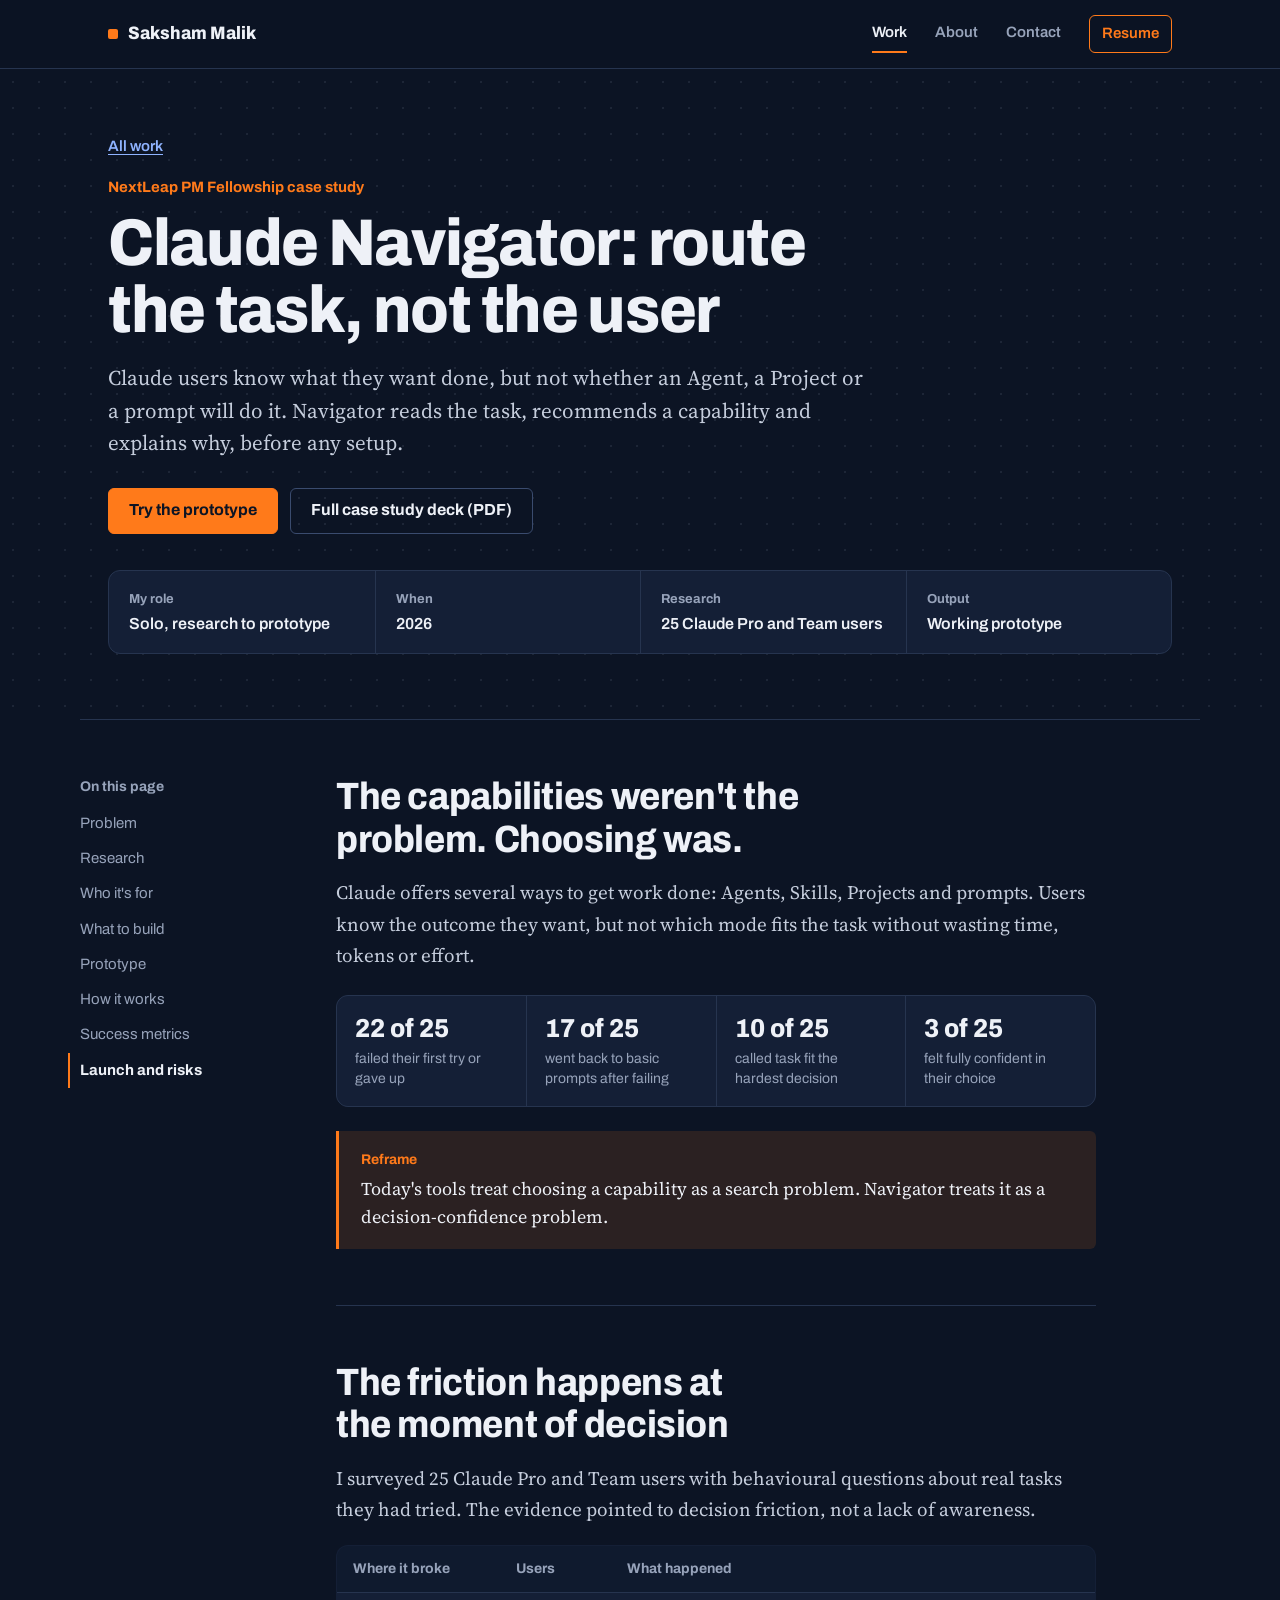
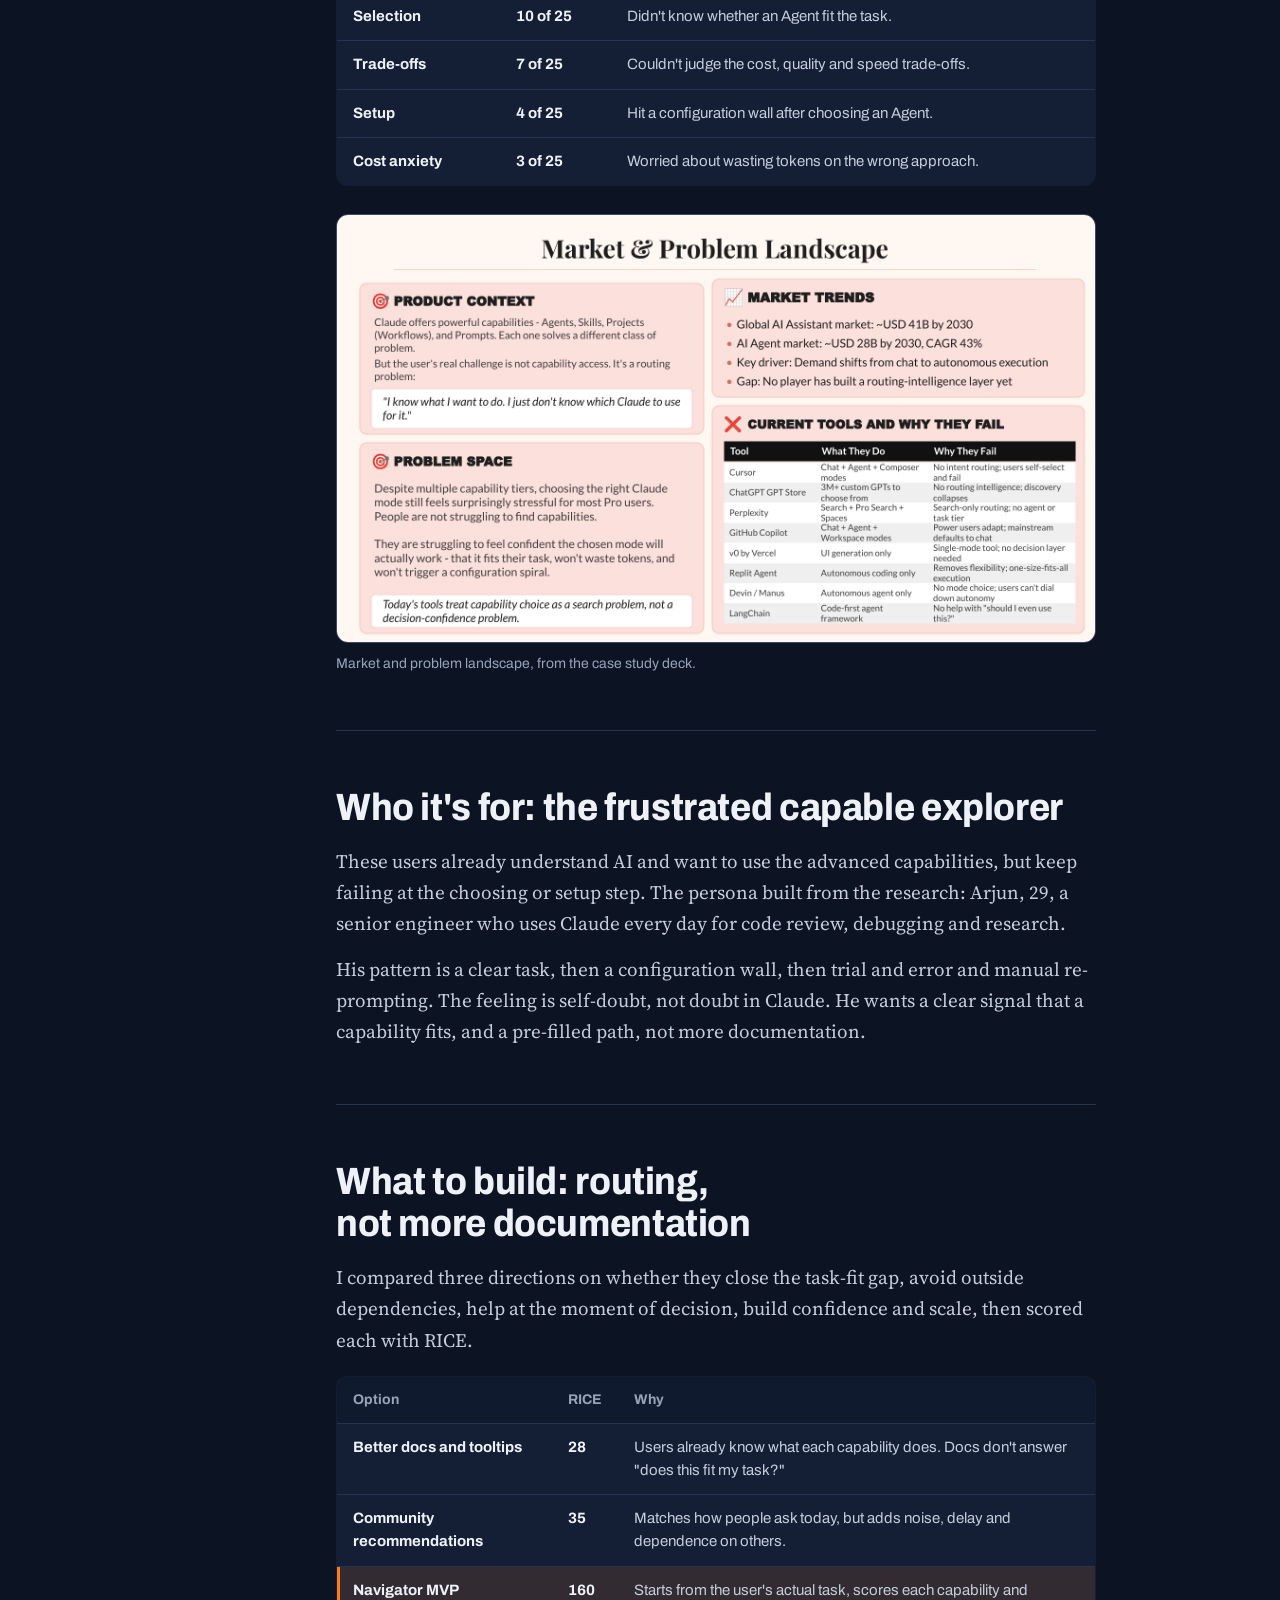
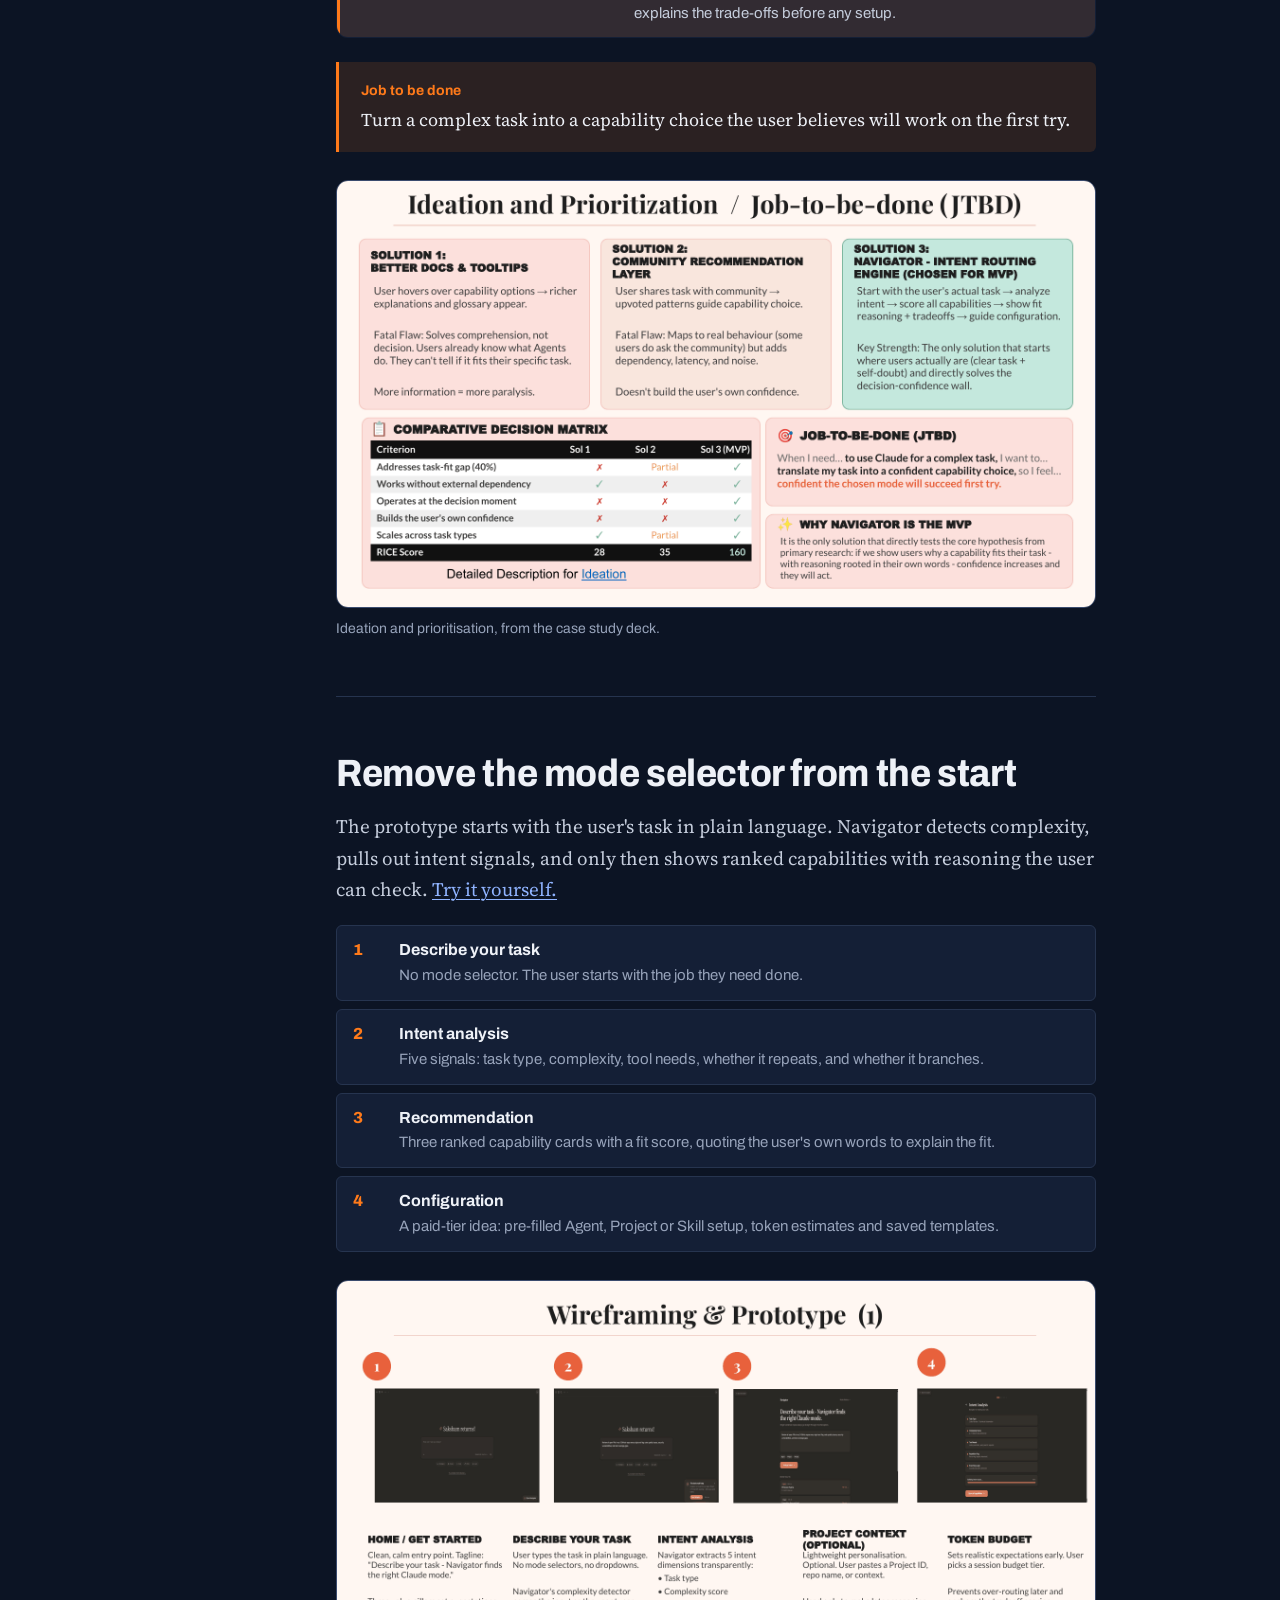
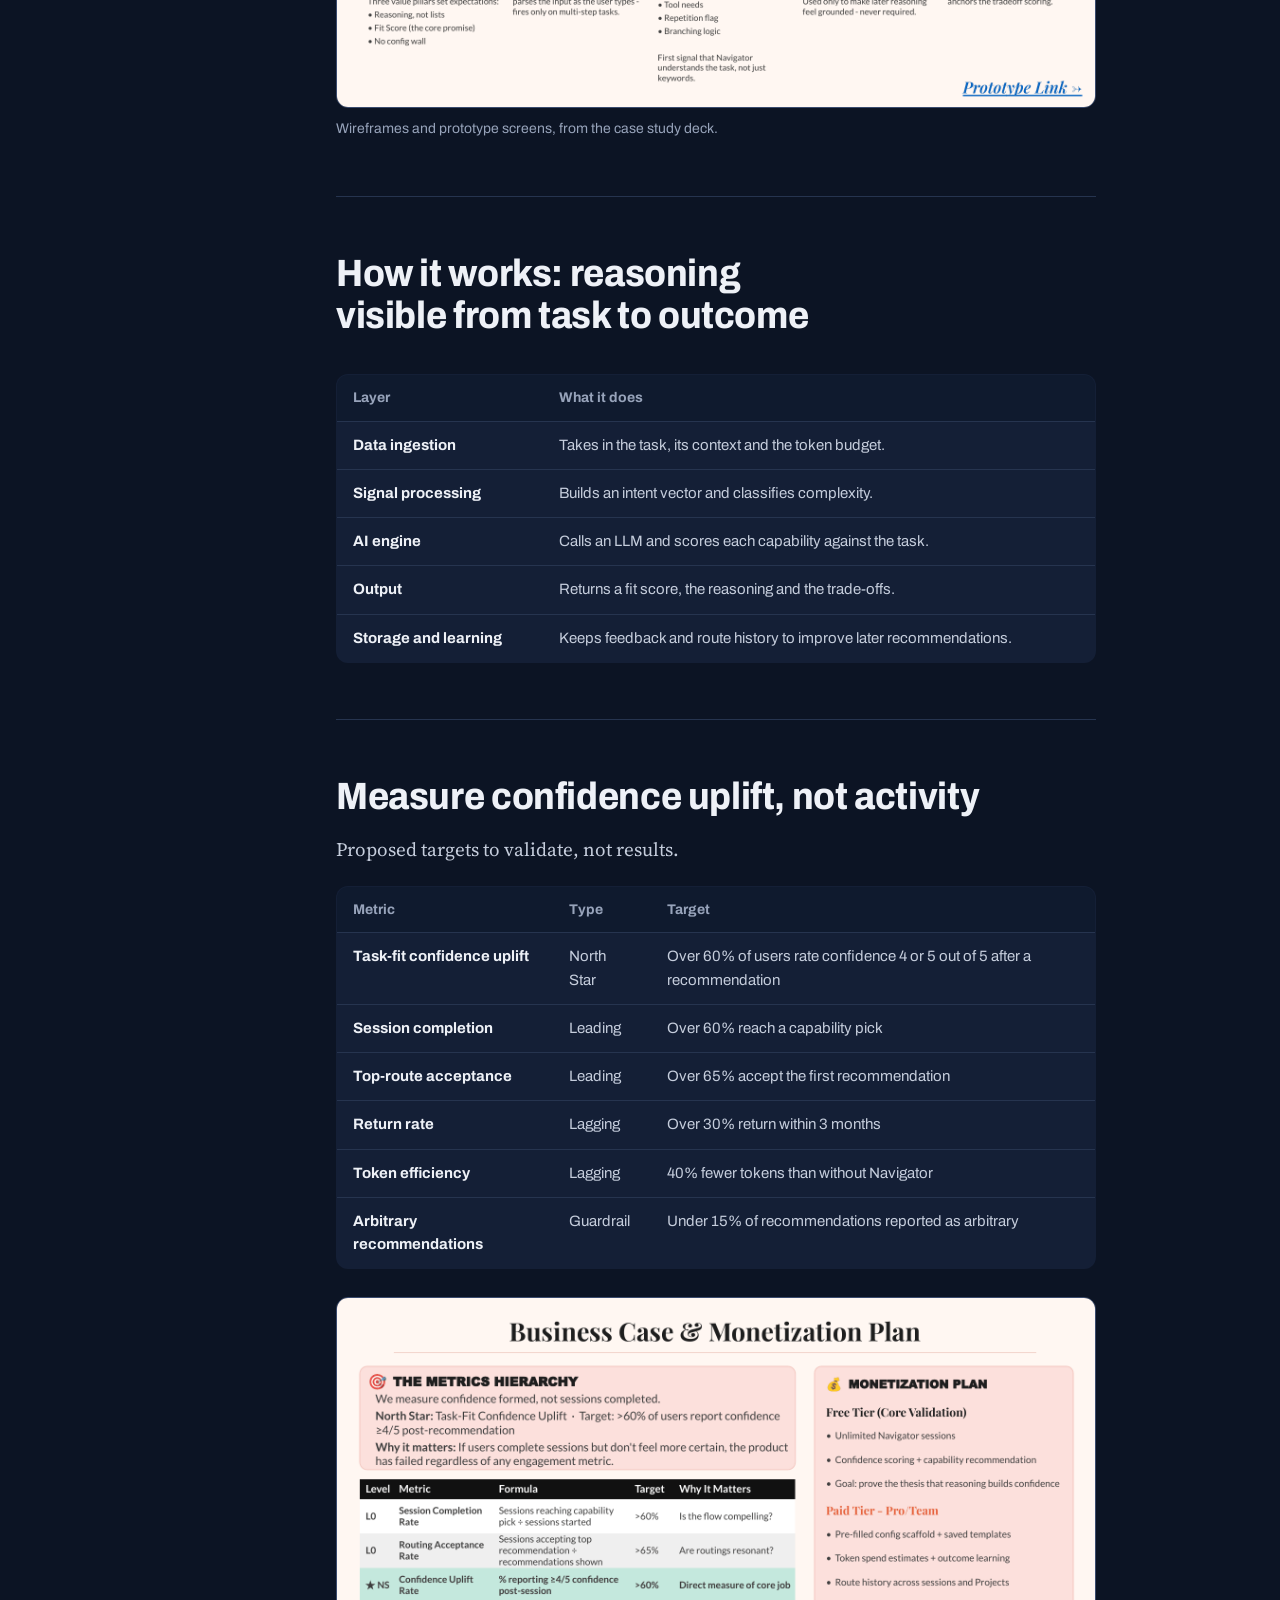
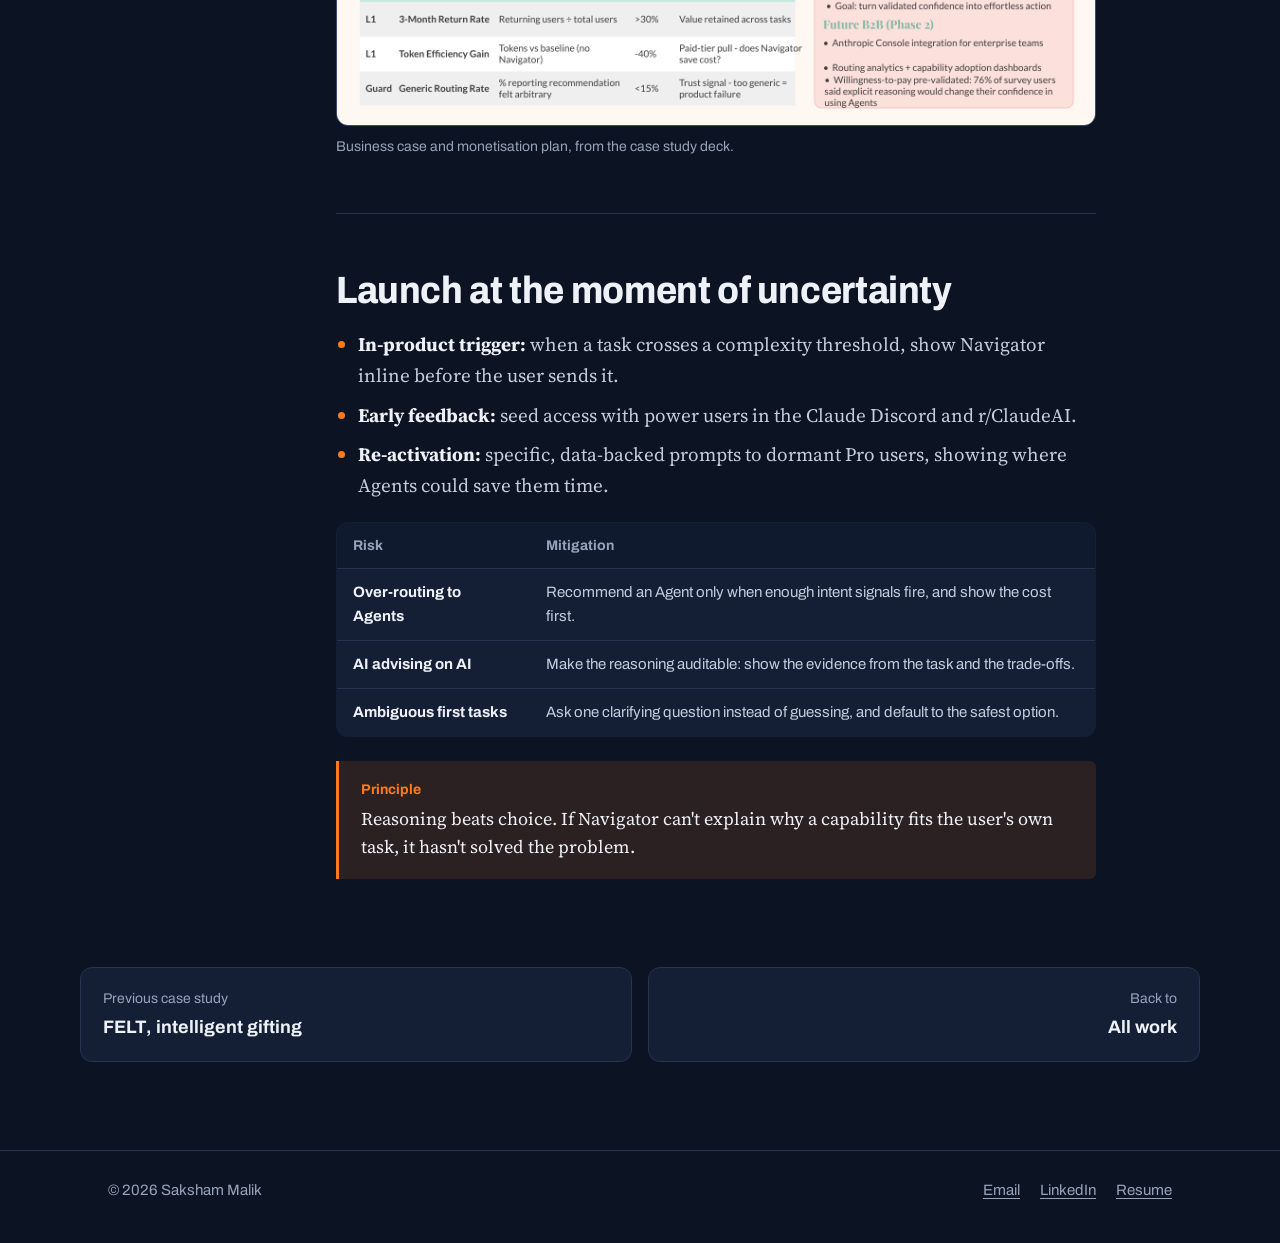
<file: case-study-02.html>
<!doctype html>
<html lang="en">
<head>
<meta charset="utf-8">
<meta name="viewport" content="width=device-width,initial-scale=1">
<meta name="theme-color" content="#0C1424">
<title>Claude Navigator, route the task not the user · Saksham Malik</title>
<meta name="description" content="Claude Navigator, a NextLeap product case study by Saksham Malik: research with 25 Claude users, a RICE decision, a working prototype and proposed success metrics.">
<link rel="preload" href="assets/fonts/archivo-variable.woff2" as="font" type="font/woff2" crossorigin>
<link rel="stylesheet" href="assets/styles.css">
</head>
<body>
<a class="skip" href="#main">Skip to content</a>
<header class="site-head"><div class="wrap">
  <a class="brand" href="index.html">Saksham Malik</a>
  <nav class="navlinks" id="navlinks" aria-label="Main"><a href="work.html">Work</a><a href="about.html">About</a><a href="contact.html">Contact</a><a class="resume-link" href="assets/Saksham_Malik_Resume.pdf">Resume</a></nav>
  <button class="menu-btn" type="button" aria-expanded="false" aria-controls="navlinks">Menu</button>
</div></header>

<main id="main">
<header class="page-head"><div class="wrap">
  <a class="crumb" href="work.html">All work</a>
  <p class="kicker">NextLeap PM Fellowship case study</p>
  <h1>Claude Navigator: route the task, not the user</h1>
  <p class="lead">Claude users know what they want done, but not whether an Agent, a Project or a prompt will do it. Navigator reads the task, recommends a capability and explains why, before any setup.</p>
  <div class="actions"><a class="btn primary" href="https://knack-route.lovable.app" rel="noopener">Try the prototype</a><a class="btn" href="reference/claude-navigator-source.pdf">Full case study deck (PDF)</a></div>
  <dl class="glance">
    <div><dt>My role</dt><dd>Solo, research to prototype</dd></div>
    <div><dt>When</dt><dd>2026</dd></div>
    <div><dt>Research</dt><dd>25 Claude Pro and Team users</dd></div>
    <div><dt>Output</dt><dd>Working prototype</dd></div>
  </dl>
</div></header>

<div class="wrap case-body">
  <nav class="toc" aria-label="On this page"><p>On this page</p><a href="#problem">Problem</a><a href="#research">Research</a><a href="#segment">Who it's for</a><a href="#decision">What to build</a><a href="#prototype">Prototype</a><a href="#architecture">How it works</a><a href="#metrics">Success metrics</a><a href="#gtm">Launch and risks</a></nav>
  <article class="case-content">

    <section id="problem">
      <h2>The capabilities weren't the problem. Choosing was.</h2>
      <div class="prose"><p>Claude offers several ways to get work done: Agents, Skills, Projects and prompts. Users know the outcome they want, but not which mode fits the task without wasting time, tokens or effort.</p></div>
      <div class="figures">
        <div><strong>22 of 25</strong><span>failed their first try or gave up</span></div>
        <div><strong>17 of 25</strong><span>went back to basic prompts after failing</span></div>
        <div><strong>10 of 25</strong><span>called task fit the hardest decision</span></div>
        <div><strong>3 of 25</strong><span>felt fully confident in their choice</span></div>
      </div>
      <div class="decision"><b>Reframe</b><p>Today's tools treat choosing a capability as a search problem. Navigator treats it as a decision-confidence problem.</p></div>
    </section>

    <section id="research">
      <h2>The friction happens at the moment of decision</h2>
      <div class="prose"><p>I surveyed 25 Claude Pro and Team users with behavioural questions about real tasks they had tried. The evidence pointed to decision friction, not a lack of awareness.</p></div>
      <div class="table-scroll"><table class="data">
        <thead><tr><th scope="col">Where it broke</th><th scope="col">Users</th><th scope="col">What happened</th></tr></thead>
        <tbody>
          <tr><td><b>Selection</b></td><td class="num">10 of 25</td><td>Didn't know whether an Agent fit the task.</td></tr>
          <tr><td><b>Trade-offs</b></td><td class="num">7 of 25</td><td>Couldn't judge the cost, quality and speed trade-offs.</td></tr>
          <tr><td><b>Setup</b></td><td class="num">4 of 25</td><td>Hit a configuration wall after choosing an Agent.</td></tr>
          <tr><td><b>Cost anxiety</b></td><td class="num">3 of 25</td><td>Worried about wasting tokens on the wrong approach.</td></tr>
        </tbody>
      </table></div>
      <figure><img src="assets/case-studies/navigator-cover.png" alt="Slide: market and problem landscape for Claude capability selection, with a table of current tools and why they fail" width="1600" height="900" loading="lazy"><figcaption>Market and problem landscape, from the case study deck.</figcaption></figure>
    </section>

    <section id="segment">
      <h2>Who it's for: the frustrated capable explorer</h2>
      <div class="prose">
        <p>These users already understand AI and want to use the advanced capabilities, but keep failing at the choosing or setup step. The persona built from the research: Arjun, 29, a senior engineer who uses Claude every day for code review, debugging and research.</p>
        <p>His pattern is a clear task, then a configuration wall, then trial and error and manual re-prompting. The feeling is self-doubt, not doubt in Claude. He wants a clear signal that a capability fits, and a pre-filled path, not more documentation.</p>
      </div>
    </section>

    <section id="decision">
      <h2>What to build: routing, not more documentation</h2>
      <div class="prose"><p>I compared three directions on whether they close the task-fit gap, avoid outside dependencies, help at the moment of decision, build confidence and scale, then scored each with RICE.</p></div>
      <div class="table-scroll"><table class="data">
        <thead><tr><th scope="col">Option</th><th scope="col">RICE</th><th scope="col">Why</th></tr></thead>
        <tbody>
          <tr><td><b>Better docs and tooltips</b></td><td class="num">28</td><td>Users already know what each capability does. Docs don't answer "does this fit my task?"</td></tr>
          <tr><td><b>Community recommendations</b></td><td class="num">35</td><td>Matches how people ask today, but adds noise, delay and dependence on others.</td></tr>
          <tr class="chosen"><td><b>Navigator MVP</b></td><td class="num">160</td><td>Starts from the user's actual task, scores each capability and explains the trade-offs before any setup.</td></tr>
        </tbody>
      </table></div>
      <div class="decision"><b>Job to be done</b><p>Turn a complex task into a capability choice the user believes will work on the first try.</p></div>
      <figure><img src="assets/case-studies/navigator-prioritization.png" alt="Slide: three solution options, a comparative decision matrix and RICE scores of 28, 35 and 160" width="1600" height="900" loading="lazy"><figcaption>Ideation and prioritisation, from the case study deck.</figcaption></figure>
    </section>

    <section id="prototype">
      <h2>Remove the mode selector from the start</h2>
      <div class="prose"><p>The prototype starts with the user's task in plain language. Navigator detects complexity, pulls out intent signals, and only then shows ranked capabilities with reasoning the user can check. <a href="https://knack-route.lovable.app" rel="noopener">Try it yourself.</a></p></div>
      <ol class="flow">
        <li><div><b>Describe your task</b><span>No mode selector. The user starts with the job they need done.</span></div></li>
        <li><div><b>Intent analysis</b><span>Five signals: task type, complexity, tool needs, whether it repeats, and whether it branches.</span></div></li>
        <li><div><b>Recommendation</b><span>Three ranked capability cards with a fit score, quoting the user's own words to explain the fit.</span></div></li>
        <li><div><b>Configuration</b><span>A paid-tier idea: pre-filled Agent, Project or Skill setup, token estimates and saved templates.</span></div></li>
      </ol>
      <figure><img src="assets/case-studies/navigator-prototype.png" alt="Slide: four prototype screens, from the home screen to intent analysis, with notes on each" width="1600" height="900" loading="lazy"><figcaption>Wireframes and prototype screens, from the case study deck.</figcaption></figure>
    </section>

    <section id="architecture">
      <h2>How it works: reasoning visible from task to outcome</h2>
      <div class="table-scroll"><table class="data">
        <thead><tr><th scope="col">Layer</th><th scope="col">What it does</th></tr></thead>
        <tbody>
          <tr><td><b>Data ingestion</b></td><td>Takes in the task, its context and the token budget.</td></tr>
          <tr><td><b>Signal processing</b></td><td>Builds an intent vector and classifies complexity.</td></tr>
          <tr><td><b>AI engine</b></td><td>Calls an LLM and scores each capability against the task.</td></tr>
          <tr><td><b>Output</b></td><td>Returns a fit score, the reasoning and the trade-offs.</td></tr>
          <tr><td><b>Storage and learning</b></td><td>Keeps feedback and route history to improve later recommendations.</td></tr>
        </tbody>
      </table></div>
    </section>

    <section id="metrics">
      <h2>Measure confidence uplift, not activity</h2>
      <div class="prose"><p>Proposed targets to validate, not results.</p></div>
      <div class="table-scroll"><table class="data">
        <thead><tr><th scope="col">Metric</th><th scope="col">Type</th><th scope="col">Target</th></tr></thead>
        <tbody>
          <tr><td><b>Task-fit confidence uplift</b></td><td>North Star</td><td>Over 60% of users rate confidence 4 or 5 out of 5 after a recommendation</td></tr>
          <tr><td><b>Session completion</b></td><td>Leading</td><td>Over 60% reach a capability pick</td></tr>
          <tr><td><b>Top-route acceptance</b></td><td>Leading</td><td>Over 65% accept the first recommendation</td></tr>
          <tr><td><b>Return rate</b></td><td>Lagging</td><td>Over 30% return within 3 months</td></tr>
          <tr><td><b>Token efficiency</b></td><td>Lagging</td><td>40% fewer tokens than without Navigator</td></tr>
          <tr><td><b>Arbitrary recommendations</b></td><td>Guardrail</td><td>Under 15% of recommendations reported as arbitrary</td></tr>
        </tbody>
      </table></div>
      <figure><img src="assets/case-studies/navigator-metrics.png" alt="Slide: Navigator metrics hierarchy and free and paid tier monetisation plan" width="1600" height="900" loading="lazy"><figcaption>Business case and monetisation plan, from the case study deck.</figcaption></figure>
    </section>

    <section id="gtm">
      <h2>Launch at the moment of uncertainty</h2>
      <ul class="prose">
        <li><b>In-product trigger:</b> when a task crosses a complexity threshold, show Navigator inline before the user sends it.</li>
        <li><b>Early feedback:</b> seed access with power users in the Claude Discord and r/ClaudeAI.</li>
        <li><b>Re-activation:</b> specific, data-backed prompts to dormant Pro users, showing where Agents could save them time.</li>
      </ul>
      <div class="table-scroll"><table class="data">
        <thead><tr><th scope="col">Risk</th><th scope="col">Mitigation</th></tr></thead>
        <tbody>
          <tr><td><b>Over-routing to Agents</b></td><td>Recommend an Agent only when enough intent signals fire, and show the cost first.</td></tr>
          <tr><td><b>AI advising on AI</b></td><td>Make the reasoning auditable: show the evidence from the task and the trade-offs.</td></tr>
          <tr><td><b>Ambiguous first tasks</b></td><td>Ask one clarifying question instead of guessing, and default to the safest option.</td></tr>
        </tbody>
      </table></div>
      <div class="decision"><b>Principle</b><p>Reasoning beats choice. If Navigator can't explain why a capability fits the user's own task, it hasn't solved the problem.</p></div>
    </section>

  </article>
</div>

<nav class="wrap pager" aria-label="Case studies">
  <a href="case-study-01.html"><small>Previous case study</small><b>FELT, intelligent gifting</b></a>
  <a class="next" href="work.html"><small>Back to</small><b>All work</b></a>
</nav>
</main>

<footer class="site-foot"><div class="wrap"><span>© 2026 Saksham Malik</span><nav aria-label="Footer"><a href="mailto:maliksaksham0509@gmail.com">Email</a><a href="https://www.linkedin.com/in/sakshammalik99/" rel="noopener">LinkedIn</a><a href="assets/Saksham_Malik_Resume.pdf">Resume</a></nav></div></footer>
<script src="assets/app.js"></script>
</body>
</html>
</file>
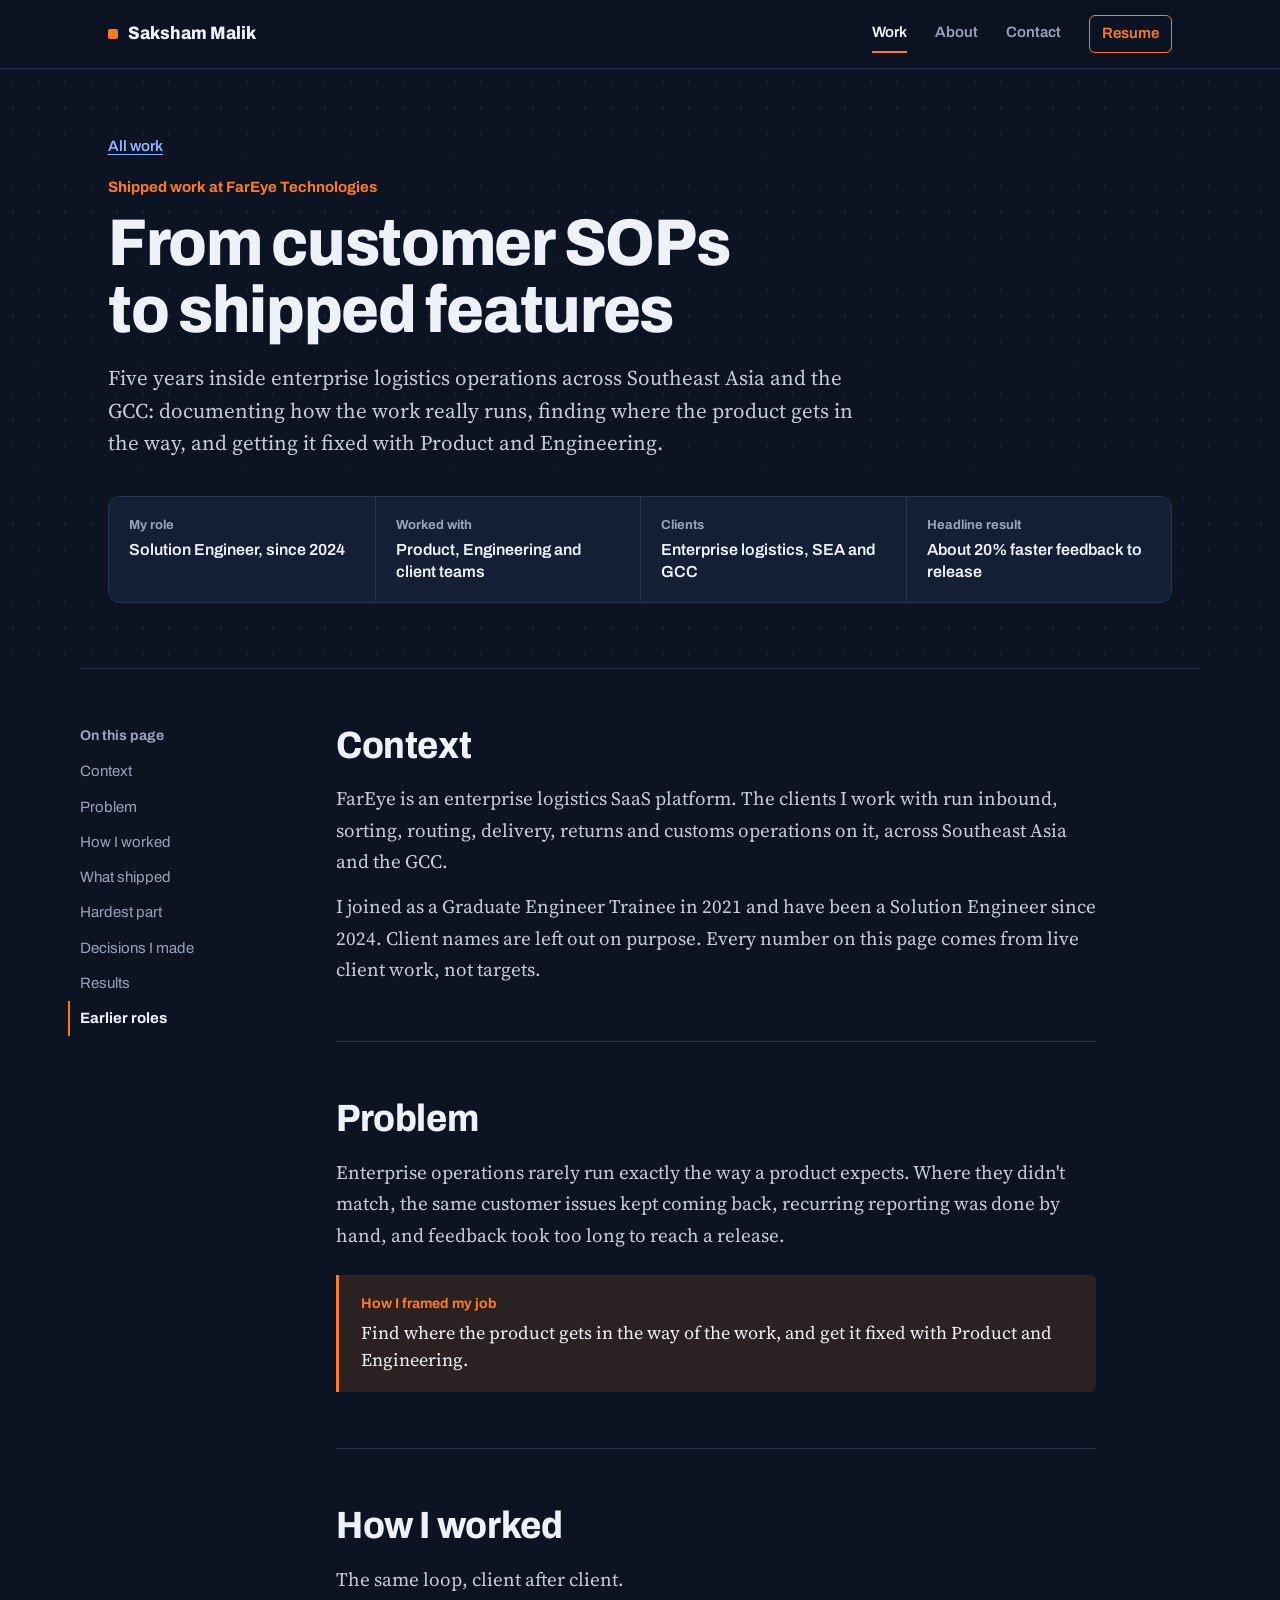
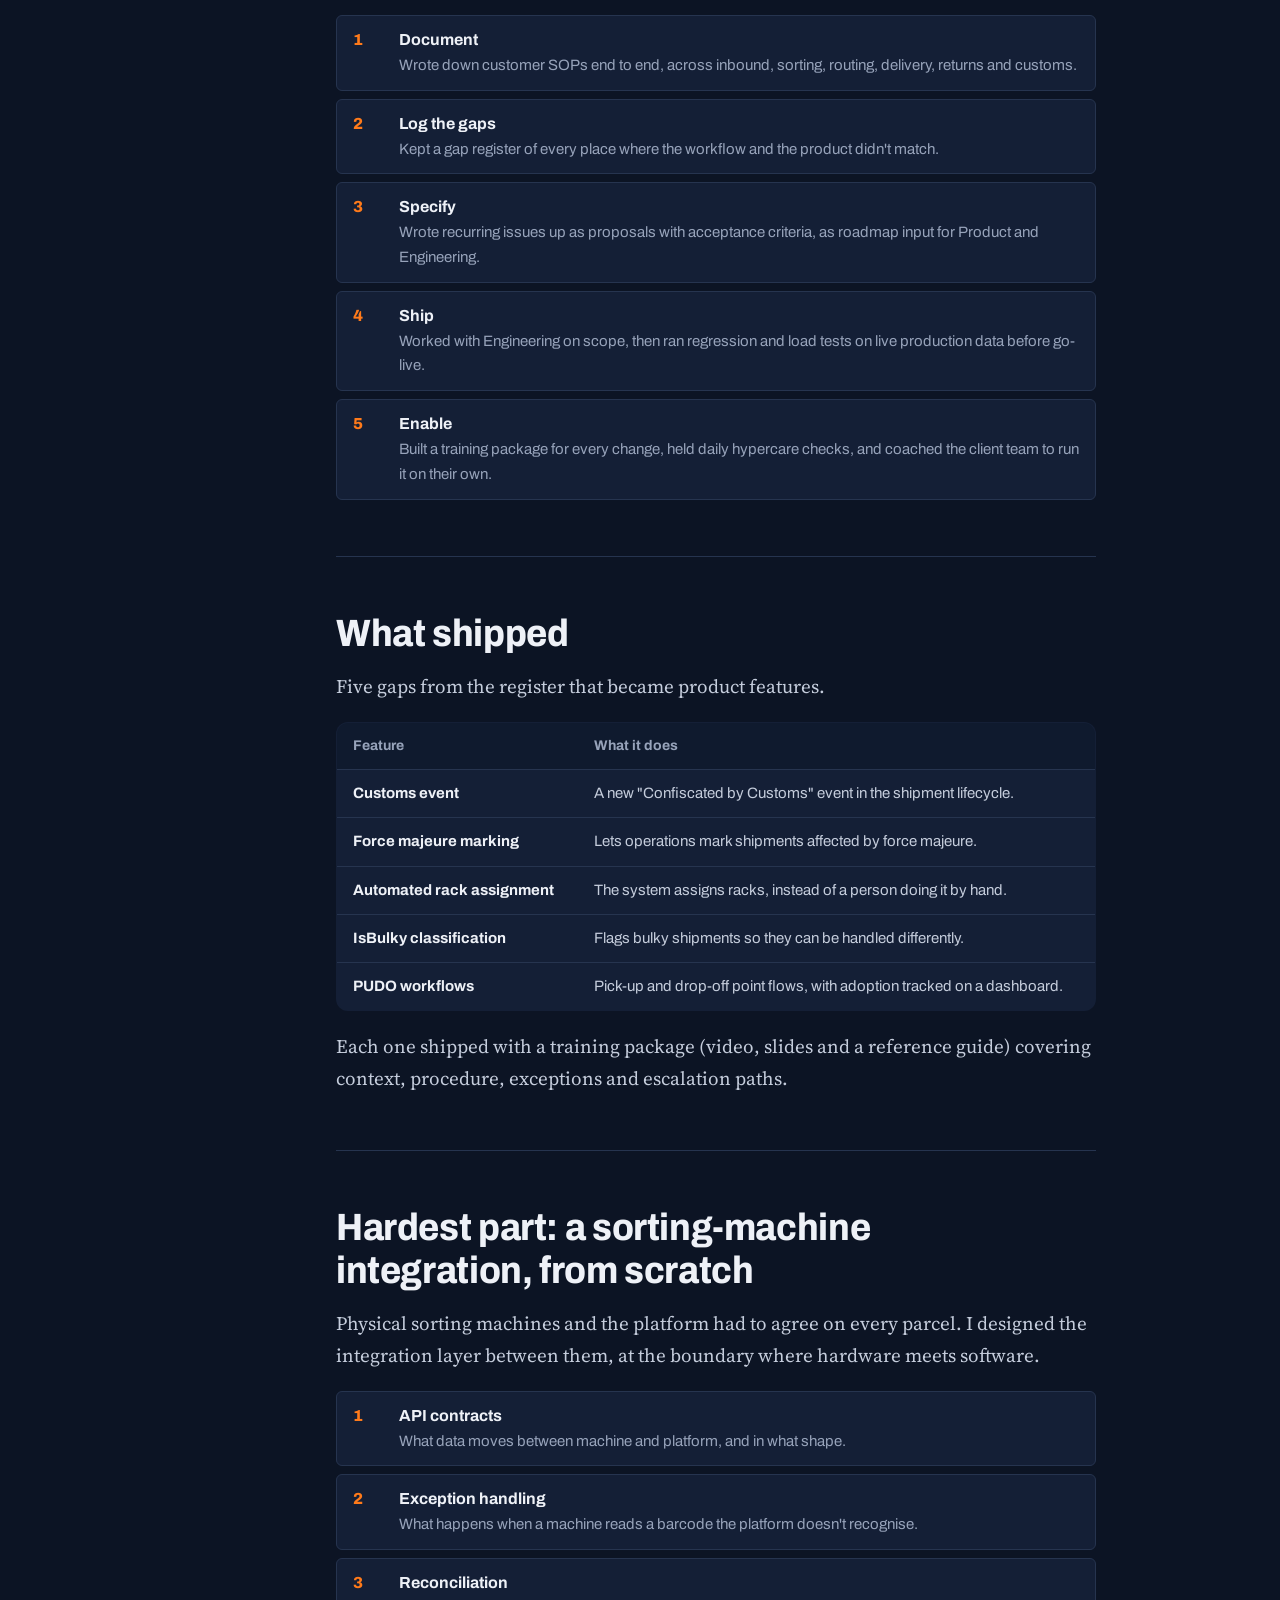
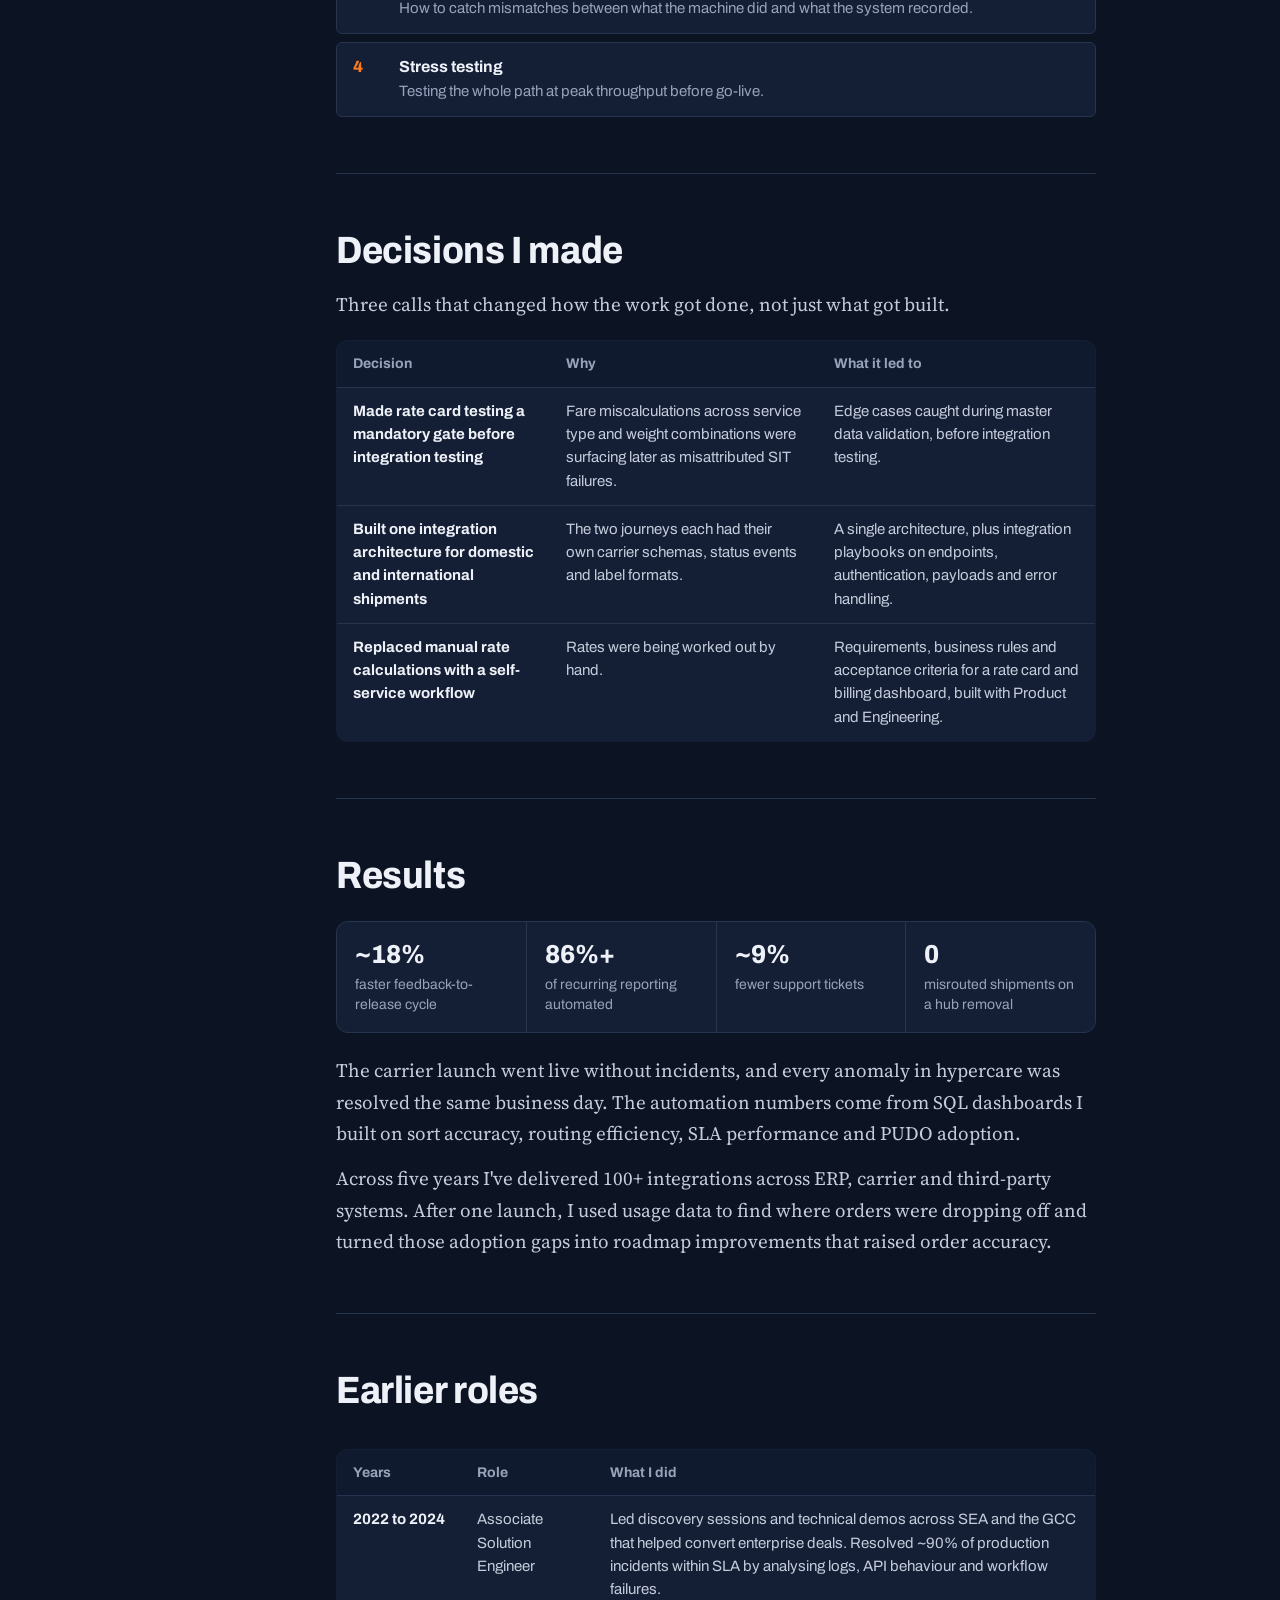
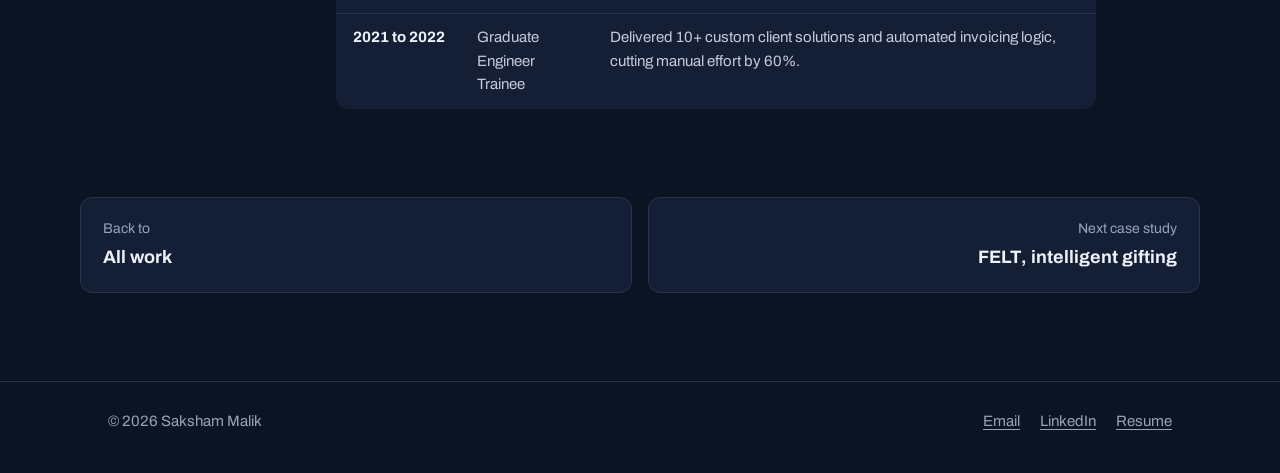
<file: case-study-03.html>
<!doctype html>
<html lang="en">
<head>
<meta charset="utf-8">
<meta name="viewport" content="width=device-width,initial-scale=1">
<meta name="theme-color" content="#0C1424">
<title>From customer SOPs to shipped features, FarEye case study · Saksham Malik</title>
<meta name="description" content="How Saksham Malik turned enterprise logistics workflows into shipped features at FarEye: discovery, specs, a sorting-machine integration and measured results.">
<link rel="preload" href="assets/fonts/archivo-variable.woff2" as="font" type="font/woff2" crossorigin>
<link rel="stylesheet" href="assets/styles.css">
</head>
<body>
<a class="skip" href="#main">Skip to content</a>
<header class="site-head"><div class="wrap">
  <a class="brand" href="index.html">Saksham Malik</a>
  <nav class="navlinks" id="navlinks" aria-label="Main"><a href="work.html">Work</a><a href="about.html">About</a><a href="contact.html">Contact</a><a class="resume-link" href="assets/Saksham_Malik_Resume.pdf">Resume</a></nav>
  <button class="menu-btn" type="button" aria-expanded="false" aria-controls="navlinks">Menu</button>
</div></header>

<main id="main">
<header class="page-head"><div class="wrap">
  <a class="crumb" href="work.html">All work</a>
  <p class="kicker">Shipped work at FarEye Technologies</p>
  <h1>From customer SOPs to shipped features</h1>
  <p class="lead">Five years inside enterprise logistics operations across Southeast Asia and the GCC: documenting how the work really runs, finding where the product gets in the way, and getting it fixed with Product and Engineering.</p>
  <dl class="glance">
    <div><dt>My role</dt><dd>Solution Engineer, since 2024</dd></div>
    <div><dt>Worked with</dt><dd>Product, Engineering and client teams</dd></div>
    <div><dt>Clients</dt><dd>Enterprise logistics, SEA and GCC</dd></div>
    <div><dt>Headline result</dt><dd>About 20% faster feedback to release</dd></div>
  </dl>
</div></header>

<div class="wrap case-body">
  <nav class="toc" aria-label="On this page"><p>On this page</p><a href="#context">Context</a><a href="#problem">Problem</a><a href="#approach">How I worked</a><a href="#shipped">What shipped</a><a href="#integration">Hardest part</a><a href="#decisions">Decisions I made</a><a href="#results">Results</a><a href="#earlier">Earlier roles</a></nav>
  <article class="case-content">

    <section id="context">
      <h2>Context</h2>
      <div class="prose">
        <p>FarEye is an enterprise logistics SaaS platform. The clients I work with run inbound, sorting, routing, delivery, returns and customs operations on it, across Southeast Asia and the GCC.</p>
        <p>I joined as a Graduate Engineer Trainee in 2021 and have been a Solution Engineer since 2024. Client names are left out on purpose. Every number on this page comes from live client work, not targets.</p>
      </div>
    </section>

    <section id="problem">
      <h2>Problem</h2>
      <div class="prose">
        <p>Enterprise operations rarely run exactly the way a product expects. Where they didn't match, the same customer issues kept coming back, recurring reporting was done by hand, and feedback took too long to reach a release.</p>
      </div>
      <div class="decision"><b>How I framed my job</b><p>Find where the product gets in the way of the work, and get it fixed with Product and Engineering.</p></div>
    </section>

    <section id="approach">
      <h2>How I worked</h2>
      <div class="prose"><p>The same loop, client after client.</p></div>
      <ol class="flow">
        <li><div><b>Document</b><span>Wrote down customer SOPs end to end, across inbound, sorting, routing, delivery, returns and customs.</span></div></li>
        <li><div><b>Log the gaps</b><span>Kept a gap register of every place where the workflow and the product didn't match.</span></div></li>
        <li><div><b>Specify</b><span>Wrote recurring issues up as proposals with acceptance criteria, as roadmap input for Product and Engineering.</span></div></li>
        <li><div><b>Ship</b><span>Worked with Engineering on scope, then ran regression and load tests on live production data before go-live.</span></div></li>
        <li><div><b>Enable</b><span>Built a training package for every change, held daily hypercare checks, and coached the client team to run it on their own.</span></div></li>
      </ol>
    </section>

    <section id="shipped">
      <h2>What shipped</h2>
      <div class="prose"><p>Five gaps from the register that became product features.</p></div>
      <div class="table-scroll"><table class="data">
        <thead><tr><th scope="col">Feature</th><th scope="col">What it does</th></tr></thead>
        <tbody>
          <tr><td><b>Customs event</b></td><td>A new "Confiscated by Customs" event in the shipment lifecycle.</td></tr>
          <tr><td><b>Force majeure marking</b></td><td>Lets operations mark shipments affected by force majeure.</td></tr>
          <tr><td><b>Automated rack assignment</b></td><td>The system assigns racks, instead of a person doing it by hand.</td></tr>
          <tr><td><b>IsBulky classification</b></td><td>Flags bulky shipments so they can be handled differently.</td></tr>
          <tr><td><b>PUDO workflows</b></td><td>Pick-up and drop-off point flows, with adoption tracked on a dashboard.</td></tr>
        </tbody>
      </table></div>
      <div class="prose" style="margin-top:20px"><p>Each one shipped with a training package (video, slides and a reference guide) covering context, procedure, exceptions and escalation paths.</p></div>
    </section>

    <section id="integration">
      <h2>Hardest part: a sorting-machine integration, from scratch</h2>
      <div class="prose"><p>Physical sorting machines and the platform had to agree on every parcel. I designed the integration layer between them, at the boundary where hardware meets software.</p></div>
      <ol class="flow">
        <li><div><b>API contracts</b><span>What data moves between machine and platform, and in what shape.</span></div></li>
        <li><div><b>Exception handling</b><span>What happens when a machine reads a barcode the platform doesn't recognise.</span></div></li>
        <li><div><b>Reconciliation</b><span>How to catch mismatches between what the machine did and what the system recorded.</span></div></li>
        <li><div><b>Stress testing</b><span>Testing the whole path at peak throughput before go-live.</span></div></li>
      </ol>
    </section>

    <section id="decisions">
      <h2>Decisions I made</h2>
      <div class="prose"><p>Three calls that changed how the work got done, not just what got built.</p></div>
      <div class="table-scroll"><table class="data">
        <thead><tr><th scope="col">Decision</th><th scope="col">Why</th><th scope="col">What it led to</th></tr></thead>
        <tbody>
          <tr><td><b>Made rate card testing a mandatory gate before integration testing</b></td><td>Fare miscalculations across service type and weight combinations were surfacing later as misattributed SIT failures.</td><td>Edge cases caught during master data validation, before integration testing.</td></tr>
          <tr><td><b>Built one integration architecture for domestic and international shipments</b></td><td>The two journeys each had their own carrier schemas, status events and label formats.</td><td>A single architecture, plus integration playbooks on endpoints, authentication, payloads and error handling.</td></tr>
          <tr><td><b>Replaced manual rate calculations with a self-service workflow</b></td><td>Rates were being worked out by hand.</td><td>Requirements, business rules and acceptance criteria for a rate card and billing dashboard, built with Product and Engineering.</td></tr>
        </tbody>
      </table></div>
    </section>

    <section id="results">
      <h2>Results</h2>
      <div class="figures">
        <div><strong>~20%</strong><span>faster feedback-to-release cycle</span></div>
        <div><strong>95%+</strong><span>of recurring reporting automated</span></div>
        <div><strong>~10%</strong><span>fewer support tickets</span></div>
        <div><strong>0</strong><span>misrouted shipments on a hub removal</span></div>
      </div>
      <div class="prose" style="margin-top:22px">
        <p>The carrier launch went live without incidents, and every anomaly in hypercare was resolved the same business day. The automation numbers come from SQL dashboards I built on sort accuracy, routing efficiency, SLA performance and PUDO adoption.</p>
        <p>Across five years I've delivered 100+ integrations across ERP, carrier and third-party systems. After one launch, I used usage data to find where orders were dropping off and turned those adoption gaps into roadmap improvements that raised order accuracy.</p>
      </div>
    </section>

    <section id="earlier">
      <h2>Earlier roles</h2>
      <div class="table-scroll"><table class="data">
        <thead><tr><th scope="col">Years</th><th scope="col">Role</th><th scope="col">What I did</th></tr></thead>
        <tbody>
          <tr><td class="num">2022 to 2024</td><td>Associate Solution Engineer</td><td>Led discovery sessions and technical demos across SEA and the GCC that helped convert enterprise deals. Resolved ~90% of production incidents within SLA by analysing logs, API behaviour and workflow failures.</td></tr>
          <tr><td class="num">2021 to 2022</td><td>Graduate Engineer Trainee</td><td>Delivered 10+ custom client solutions and automated invoicing logic, cutting manual effort by 60%.</td></tr>
        </tbody>
      </table></div>
    </section>

  </article>
</div>

<nav class="wrap pager" aria-label="Case studies">
  <a href="work.html"><small>Back to</small><b>All work</b></a>
  <a class="next" href="case-study-01.html"><small>Next case study</small><b>FELT, intelligent gifting</b></a>
</nav>
</main>

<footer class="site-foot"><div class="wrap"><span>© 2026 Saksham Malik</span><nav aria-label="Footer"><a href="mailto:maliksaksham0509@gmail.com">Email</a><a href="https://www.linkedin.com/in/sakshammalik99/" rel="noopener">LinkedIn</a><a href="assets/Saksham_Malik_Resume.pdf">Resume</a></nav></div></footer>
<script src="assets/app.js"></script>
</body>
</html>
</file>
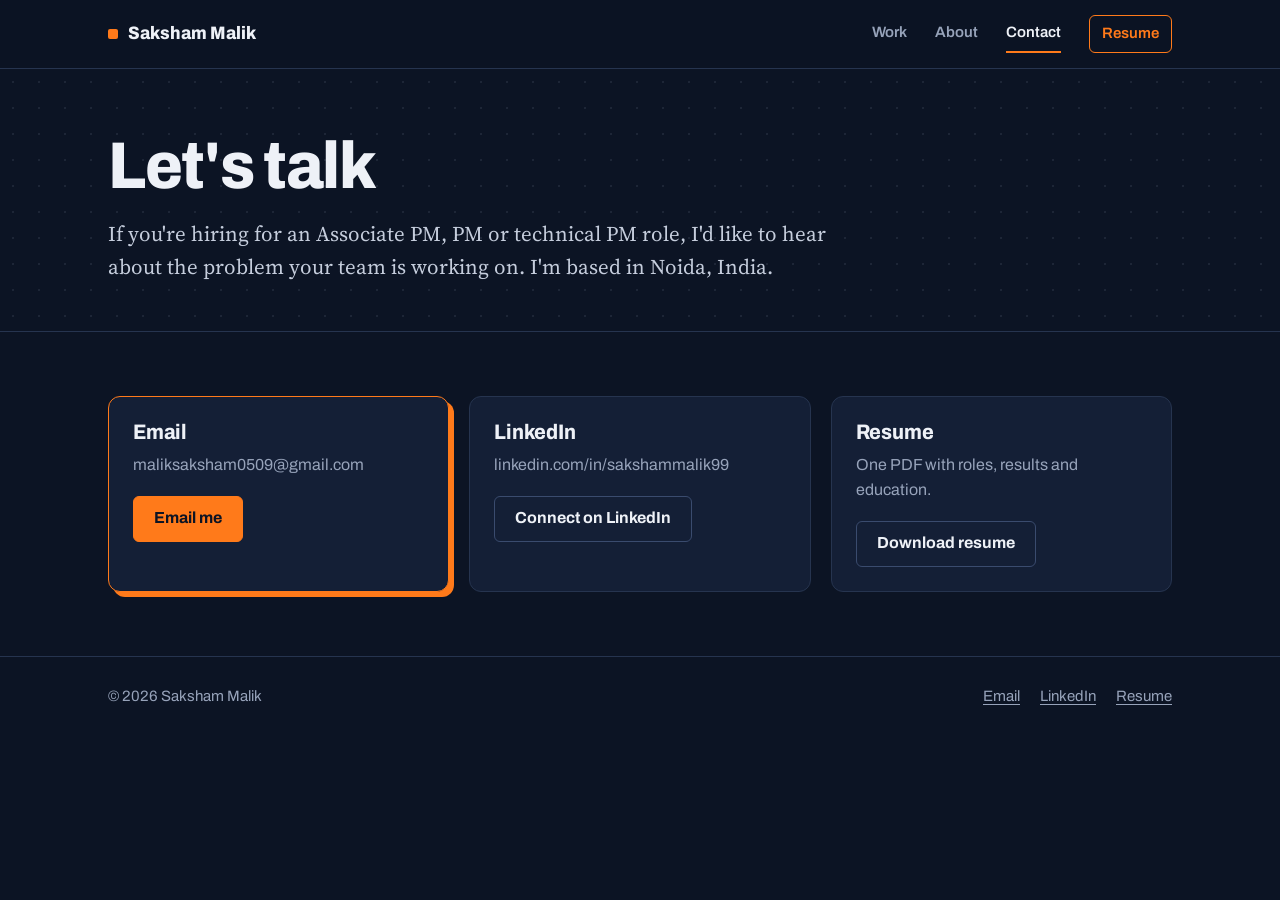
<file: contact.html>
<!doctype html>
<html lang="en">
<head>
<meta charset="utf-8">
<meta name="viewport" content="width=device-width,initial-scale=1">
<meta name="theme-color" content="#0C1424">
<title>Contact · Saksham Malik</title>
<meta name="description" content="Contact Saksham Malik about Associate PM, PM and technical PM roles.">
<link rel="preload" href="assets/fonts/archivo-variable.woff2" as="font" type="font/woff2" crossorigin>
<link rel="stylesheet" href="assets/styles.css">
</head>
<body>
<a class="skip" href="#main">Skip to content</a>
<header class="site-head"><div class="wrap">
  <a class="brand" href="index.html">Saksham Malik</a>
  <nav class="navlinks" id="navlinks" aria-label="Main"><a href="work.html">Work</a><a href="about.html">About</a><a href="contact.html">Contact</a><a class="resume-link" href="assets/Saksham_Malik_Resume.pdf">Resume</a></nav>
  <button class="menu-btn" type="button" aria-expanded="false" aria-controls="navlinks">Menu</button>
</div></header>

<main id="main">
<header class="page-head"><div class="wrap">
  <h1>Let's talk</h1>
  <p class="lead">If you're hiring for an Associate PM, PM or technical PM role, I'd like to hear about the problem your team is working on. I'm based in Noida, India.</p>
</div></header>

<section class="band tight"><div class="wrap">
  <div class="contact-list">
    <div><h2>Email</h2><p>maliksaksham0509@gmail.com</p><div class="actions"><a class="btn primary" href="mailto:maliksaksham0509@gmail.com">Email me</a></div></div>
    <div><h2>LinkedIn</h2><p>linkedin.com/in/sakshammalik99</p><div class="actions"><a class="btn" href="https://www.linkedin.com/in/sakshammalik99/" rel="noopener">Connect on LinkedIn</a></div></div>
    <div><h2>Resume</h2><p>One PDF with roles, results and education.</p><div class="actions"><a class="btn" href="assets/Saksham_Malik_Resume.pdf">Download resume</a></div></div>
  </div>
</div></section>
</main>

<footer class="site-foot"><div class="wrap"><span>© 2026 Saksham Malik</span><nav aria-label="Footer"><a href="mailto:maliksaksham0509@gmail.com">Email</a><a href="https://www.linkedin.com/in/sakshammalik99/" rel="noopener">LinkedIn</a><a href="assets/Saksham_Malik_Resume.pdf">Resume</a></nav></div></footer>
<script src="assets/app.js"></script>
</body>
</html>
</file>
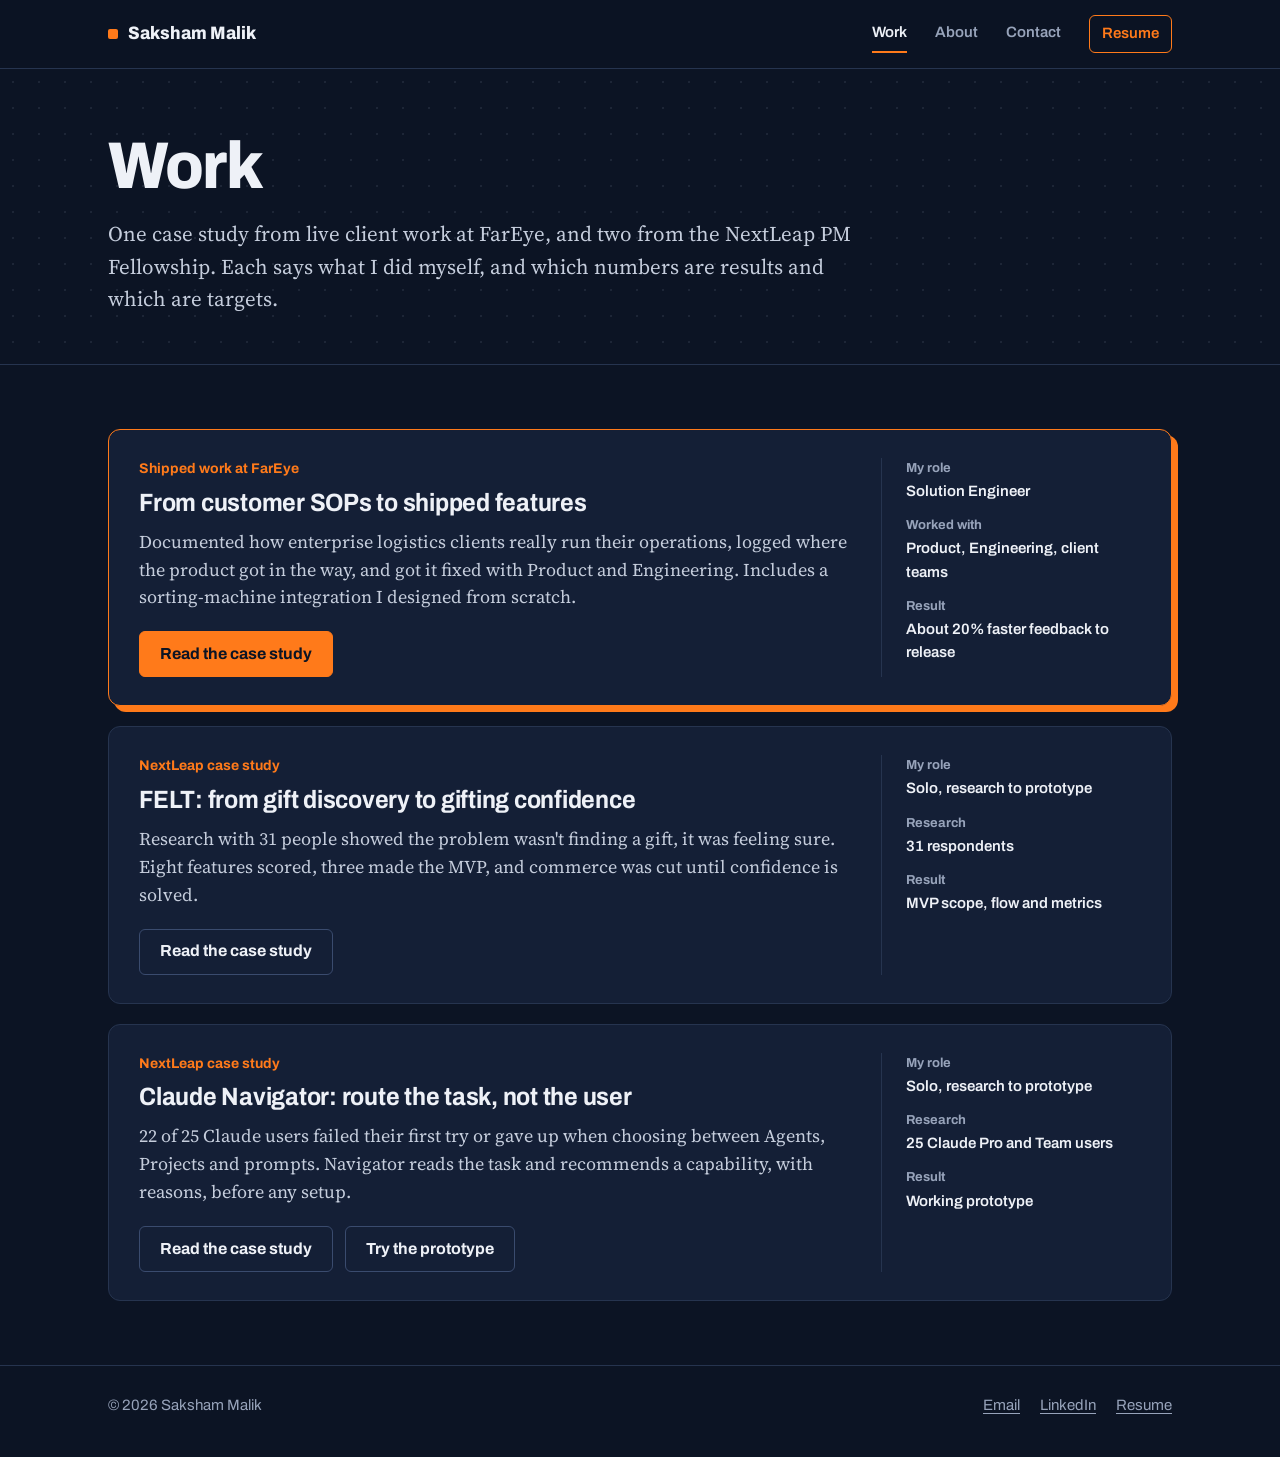
<file: work.html>
<!doctype html>
<html lang="en">
<head>
<meta charset="utf-8">
<meta name="viewport" content="width=device-width,initial-scale=1">
<meta name="theme-color" content="#0C1424">
<title>Work · Saksham Malik</title>
<meta name="description" content="Case studies by Saksham Malik: shipped feature work at FarEye and two NextLeap product case studies, FELT and Claude Navigator.">
<link rel="preload" href="assets/fonts/archivo-variable.woff2" as="font" type="font/woff2" crossorigin>
<link rel="stylesheet" href="assets/styles.css">
</head>
<body>
<a class="skip" href="#main">Skip to content</a>
<header class="site-head"><div class="wrap">
  <a class="brand" href="index.html">Saksham Malik</a>
  <nav class="navlinks" id="navlinks" aria-label="Main"><a href="work.html">Work</a><a href="about.html">About</a><a href="contact.html">Contact</a><a class="resume-link" href="assets/Saksham_Malik_Resume.pdf">Resume</a></nav>
  <button class="menu-btn" type="button" aria-expanded="false" aria-controls="navlinks">Menu</button>
</div></header>

<main id="main">
<header class="page-head"><div class="wrap">
  <h1>Work</h1>
  <p class="lead">One case study from live client work at FarEye, and two from the NextLeap PM Fellowship. Each says what I did myself, and which numbers are results and which are targets.</p>
</div></header>

<section class="band tight"><div class="wrap">
  <div class="work-list">
    <article class="work-item lead-item">
      <div>
        <p class="kind">Shipped work at FarEye</p>
        <h2 class="h3"><a href="case-study-03.html">From customer SOPs to shipped features</a></h2>
        <p>Documented how enterprise logistics clients really run their operations, logged where the product got in the way, and got it fixed with Product and Engineering. Includes a sorting-machine integration I designed from scratch.</p>
        <div class="actions"><a class="btn primary" href="case-study-03.html">Read the case study</a></div>
      </div>
      <dl>
        <div><dt>My role</dt><dd>Solution Engineer</dd></div>
        <div><dt>Worked with</dt><dd>Product, Engineering, client teams</dd></div>
        <div><dt>Result</dt><dd>About 20% faster feedback to release</dd></div>
      </dl>
    </article>
    <article class="work-item">
      <div>
        <p class="kind">NextLeap case study</p>
        <h2 class="h3"><a href="case-study-01.html">FELT: from gift discovery to gifting confidence</a></h2>
        <p>Research with 31 people showed the problem wasn't finding a gift, it was feeling sure. Eight features scored, three made the MVP, and commerce was cut until confidence is solved.</p>
        <div class="actions"><a class="btn" href="case-study-01.html">Read the case study</a></div>
      </div>
      <dl>
        <div><dt>My role</dt><dd>Solo, research to prototype</dd></div>
        <div><dt>Research</dt><dd>31 respondents</dd></div>
        <div><dt>Result</dt><dd>MVP scope, flow and metrics</dd></div>
      </dl>
    </article>
    <article class="work-item">
      <div>
        <p class="kind">NextLeap case study</p>
        <h2 class="h3"><a href="case-study-02.html">Claude Navigator: route the task, not the user</a></h2>
        <p>22 of 25 Claude users failed their first try or gave up when choosing between Agents, Projects and prompts. Navigator reads the task and recommends a capability, with reasons, before any setup.</p>
        <div class="actions"><a class="btn" href="case-study-02.html">Read the case study</a><a class="btn" href="https://knack-route.lovable.app" rel="noopener">Try the prototype</a></div>
      </div>
      <dl>
        <div><dt>My role</dt><dd>Solo, research to prototype</dd></div>
        <div><dt>Research</dt><dd>25 Claude Pro and Team users</dd></div>
        <div><dt>Result</dt><dd>Working prototype</dd></div>
      </dl>
    </article>
  </div>
</div></section>
</main>

<footer class="site-foot"><div class="wrap"><span>© 2026 Saksham Malik</span><nav aria-label="Footer"><a href="mailto:maliksaksham0509@gmail.com">Email</a><a href="https://www.linkedin.com/in/sakshammalik99/" rel="noopener">LinkedIn</a><a href="assets/Saksham_Malik_Resume.pdf">Resume</a></nav></div></footer>
<script src="assets/app.js"></script>
</body>
</html>
</file>
<file: assets/styles.css>
/* Saksham Malik portfolio
   Night shift at a sorting hub: deep navy, one hi-vis orange signal, and a
   bright shipping label as the one light object on the page.
   Archivo for headings and interface text, Source Serif 4 for reading text.
   Both fonts are self-hosted under the SIL Open Font License (see assets/fonts). */

@font-face{font-family:"Archivo";src:url("fonts/archivo-variable.woff2") format("woff2");font-weight:100 900;font-stretch:62% 125%;font-style:normal;font-display:swap}
@font-face{font-family:"Source Serif 4";src:url("fonts/source-serif-4-variable.woff2") format("woff2");font-weight:200 900;font-style:normal;font-display:swap}

:root{
  color-scheme:dark;
  --bg:#0C1424;
  --bg-2:#0F1A2E;
  --surface:#141F36;
  --surface-2:#1A2843;
  --line:#26344F;
  --line-2:#3A4B6E;
  --text:#EEF1F7;
  --text-2:#C5CDDC;
  --muted:#97A3BA;
  --hivis:#FF7A1A;
  --hivis-hover:#FF9447;
  --signal:var(--hivis);
  --signal-soft:rgba(255,122,26,.13);
  --on-signal:#0C1424;
  --sky:#8FB3FF;
  --ring:var(--bg);
  --sans:"Archivo",ui-sans-serif,system-ui,-apple-system,"Segoe UI",sans-serif;
  --serif:"Source Serif 4",Georgia,"Times New Roman",serif;
  --max:1120px;
  --r-sm:6px;
  --r-md:12px;
}

*{box-sizing:border-box}
html{-webkit-text-size-adjust:100%;background:var(--bg)}
body{margin:0;background:var(--bg);color:var(--text);font-family:var(--sans);font-size:17px;line-height:1.55}
::selection{background:var(--hivis);color:var(--on-signal)}
img{max-width:100%;height:auto;display:block}
a{color:var(--sky);text-decoration-thickness:1px;text-underline-offset:3px}
a:hover{color:var(--hivis)}
:focus-visible{outline:3px solid var(--hivis);outline-offset:3px;border-radius:2px}
.wrap{max-width:var(--max);margin:0 auto;padding:0 28px}
.skip{position:absolute;left:-999px;top:8px;background:var(--surface);color:var(--text);padding:8px 12px;z-index:100}
.skip:focus{left:12px}

/* Type */
h1,h2,h3,h4{font-family:var(--sans);color:var(--text);margin:0;font-stretch:92%}
h1,h2{text-wrap:balance}
h1{font-size:clamp(40px,5.4vw,66px);line-height:1.02;font-weight:800;letter-spacing:-.02em}
h2{font-size:clamp(27px,3vw,38px);line-height:1.12;font-weight:750;letter-spacing:-.01em}
h3{font-size:21px;line-height:1.25;font-weight:700}
h4{font-size:17px;line-height:1.3;font-weight:700}
p{margin:0}
.lead{font-family:var(--serif);font-size:21px;line-height:1.55;color:var(--text-2);max-width:36em}
.prose p,.prose li{font-family:var(--serif);font-size:19px;line-height:1.65;color:var(--text-2)}
.prose b{color:var(--text)}
.prose p+p{margin-top:14px}
.kicker{font-size:15px;font-weight:700;color:var(--hivis);margin-bottom:10px}

/* Header */
.site-head{border-bottom:1px solid var(--line);background:rgba(12,20,36,.86);backdrop-filter:blur(10px);-webkit-backdrop-filter:blur(10px);position:sticky;top:0;z-index:20}
.site-head .wrap{display:flex;align-items:center;justify-content:space-between;height:68px;gap:24px}
.brand{display:inline-flex;align-items:center;gap:10px;font-weight:800;font-size:18px;color:var(--text);text-decoration:none;font-stretch:92%}
.brand:before{content:"";width:10px;height:10px;background:var(--hivis);border-radius:2px}
.brand:hover{color:var(--text)}
.navlinks{display:flex;align-items:center;gap:28px}
.navlinks a{color:var(--muted);text-decoration:none;font-weight:600;font-size:15px;padding:6px 0;border-bottom:2px solid transparent}
.navlinks a:hover{color:var(--text)}
.navlinks a.active{color:var(--text);border-bottom-color:var(--hivis)}
.navlinks .resume-link{color:var(--hivis);border:1.5px solid var(--hivis);border-radius:var(--r-sm);padding:6px 12px}
.navlinks .resume-link:hover{background:var(--hivis);color:var(--on-signal)}
.menu-btn{display:none;font:inherit;font-weight:600;font-size:15px;color:var(--text);background:none;border:1px solid var(--line-2);border-radius:var(--r-sm);padding:8px 14px;cursor:pointer}

/* Buttons */
.actions{display:flex;flex-wrap:wrap;gap:12px;margin-top:28px}
.btn{display:inline-flex;align-items:center;min-height:46px;padding:0 20px;border-radius:var(--r-sm);font-weight:700;font-size:16px;text-decoration:none;border:1.5px solid var(--line-2);color:var(--text);background:transparent}
.btn:hover{border-color:var(--text);background:var(--surface);color:var(--text)}
.btn.primary{background:var(--hivis);border-color:var(--hivis);color:var(--on-signal)}
.btn.primary:hover{background:var(--hivis-hover);border-color:var(--hivis-hover);color:var(--on-signal)}

/* Sections */
.band{padding:88px 0;border-top:1px solid var(--line)}
.band.tight{padding:64px 0}
.band.alt{background:var(--bg-2);--ring:var(--bg-2)}
.section-head{max-width:720px;margin-bottom:40px}
.section-head p{margin-top:12px;font-family:var(--serif);font-size:19px;color:var(--text-2)}

/* Hero: dot grid with a delivery route drawn across it */
.hero{position:relative;overflow:hidden;padding:80px 0 190px;
  background-image:radial-gradient(rgba(151,163,186,.16) 1px,transparent 1.5px);background-size:26px 26px}
.hero .wrap{position:relative;z-index:1;display:grid;grid-template-columns:minmax(0,1.1fr) minmax(0,.9fr);gap:64px;align-items:center}
.hero h1{max-width:13em}
.hero .lead{margin-top:22px}
.hero-map{position:absolute;left:0;right:0;bottom:0;width:100%;height:150px;z-index:0;pointer-events:none;
  -webkit-mask-image:linear-gradient(90deg,transparent,#000 8%,#000 92%,transparent);mask-image:linear-gradient(90deg,transparent,#000 8%,#000 92%,transparent)}
.hero-map .net path{fill:none;stroke:var(--line-2);stroke-width:1.5;stroke-dasharray:3 7;vector-effect:non-scaling-stroke}
.hero-map .route{fill:none;stroke:var(--hivis);stroke-width:3;stroke-linecap:round;stroke-linejoin:round;vector-effect:non-scaling-stroke}
.hero-map circle{fill:var(--line-2)}
.hero-map circle.stop{fill:var(--hivis)}

/* Quick facts */
.facts{display:grid;grid-template-columns:repeat(2,minmax(0,1fr));gap:14px 28px;margin:30px 0 0;padding-top:20px;border-top:1px solid var(--line);max-width:34em}
.facts dt{font-size:13px;font-weight:700;color:var(--muted)}
.facts dd{margin:2px 0 0;font-size:15px;font-weight:600;color:var(--text)}

/* The tracking card: a bright shipping label on the dark page */
.tracking{--text:#0C1424;--text-2:#2D3A52;--muted:#556075;--line:#D6DAE1;--signal:#C2410C;--signal-soft:#FDEBE1;--surface:#FFFFFF;--bg-2:#F1F2F5;
  background:var(--surface);color:var(--text);border-radius:var(--r-md);box-shadow:8px 8px 0 var(--hivis);overflow:hidden}
.tracking-head{display:flex;justify-content:space-between;align-items:flex-start;gap:16px;padding:20px 24px;border-bottom:1.5px dashed var(--line)}
.tracking-head .who{font-weight:800;font-size:19px;font-stretch:92%}
.tracking-head .route{font-size:14px;color:var(--muted);margin-top:2px}
.status-pill{flex-shrink:0;background:var(--signal-soft);color:var(--signal);font-weight:700;font-size:13px;padding:6px 10px;border-radius:999px;white-space:nowrap}
.events{list-style:none;margin:0;padding:18px 24px 22px}
.event{display:grid;grid-template-columns:52px 18px minmax(0,1fr);column-gap:12px;position:relative;padding-bottom:16px}
.event:last-child{padding-bottom:0}
.event .when{font-size:14px;font-weight:700;color:var(--muted);font-variant-numeric:tabular-nums;padding-top:1px}
.event .mark{position:relative}
.event .mark:before{content:"";position:absolute;left:4px;top:6px;width:10px;height:10px;border-radius:50%;background:var(--text)}
.event .mark:after{content:"";position:absolute;left:8px;top:18px;bottom:-14px;width:2px;background:var(--line)}
.event:last-child .mark:after{display:none}
.event:not(.current):not(.next) .mark:after{background:var(--text)}
.event .what b{display:block;font-size:15px}
.event .what span{display:block;font-size:14px;color:var(--muted);line-height:1.45;margin-top:2px}
.event.current .mark:before{background:var(--signal);box-shadow:0 0 0 4px var(--signal-soft)}
.event.current .what b{color:var(--signal)}
.event.next .mark:before{background:var(--surface);border:2px dashed var(--muted);width:6px;height:6px}
.event.next .what b{color:var(--muted)}
.tracking-foot{display:flex;justify-content:space-between;align-items:center;gap:16px;padding:14px 24px;background:var(--bg-2);border-top:1.5px dashed var(--line);font-size:14px;color:var(--muted)}
.barcode{height:26px;width:140px;background:repeating-linear-gradient(90deg,var(--text) 0 2px,transparent 2px 4px,var(--text) 4px 5px,transparent 5px 8px,var(--text) 8px 11px,transparent 11px 12px);opacity:.85}

/* Numbers */
.figures{display:grid;grid-template-columns:repeat(4,minmax(0,1fr));gap:1px;background:var(--line);border:1px solid var(--line);border-radius:var(--r-md);overflow:hidden;margin-top:24px}
.figures div{background:var(--surface);padding:18px}
.figures strong{display:block;font-size:26px;font-weight:800;font-stretch:92%;font-variant-numeric:tabular-nums;line-height:1.1;color:var(--text)}
.figures span{display:block;margin-top:6px;font-size:14px;color:var(--muted);line-height:1.4}
.figures em{display:block;margin-top:10px;font-style:normal;font-size:12px;font-weight:700;color:var(--muted)}
.figures.three{grid-template-columns:repeat(3,minmax(0,1fr))}
.figures.six{grid-template-columns:repeat(3,minmax(0,1fr));margin-top:0}
.figures.six div{padding:24px}
.figures.six strong{font-size:44px;color:var(--hivis);letter-spacing:-.01em}
.figures.six span{font-size:15px;color:var(--text-2)}

/* Proof table */
.proof{width:100%;border-collapse:collapse;background:var(--surface);border:1px solid var(--line);border-radius:var(--r-md);overflow:hidden}
.proof th,.proof td{text-align:left;vertical-align:top;padding:18px 22px;border-top:1px solid var(--line)}
.proof thead th{border-top:0;font-size:14px;font-weight:700;color:var(--muted);background:var(--bg-2)}
.proof tbody th{font-size:17px;font-weight:700;width:22%;color:var(--text)}
.proof tbody tr{transition:background-color .2s}
.proof tbody tr:hover{background:var(--surface-2)}
.proof td{font-family:var(--serif);font-size:17px;line-height:1.55;color:var(--text-2)}
.proof td.where{font-family:var(--sans);font-size:15px;width:20%}

/* Work list */
.work-list{display:grid;gap:20px}
.work-item{display:grid;grid-template-columns:minmax(0,1fr) 260px;gap:32px;background:var(--surface);border:1px solid var(--line);border-radius:var(--r-md);padding:28px 30px}
.work-item.lead-item{border:1.5px solid var(--hivis);box-shadow:6px 6px 0 var(--hivis)}
.work-item p.kind{font-family:var(--sans);font-size:14px;font-weight:700;color:var(--hivis);margin:0 0 8px}
.work-item h3,.work-item .h3{font-size:25px;line-height:1.2;font-weight:700}
.work-item h3 a,.work-item .h3 a{color:var(--text);text-decoration:none}
.work-item h3 a:hover,.work-item .h3 a:hover{color:var(--hivis)}
.work-item p{margin-top:10px;font-family:var(--serif);font-size:18px;color:var(--text-2)}
.work-item dl{margin:0;display:grid;gap:12px;align-content:start;border-left:1px solid var(--line);padding-left:24px}
.work-item dt{font-size:13px;font-weight:700;color:var(--muted)}
.work-item dd{margin:2px 0 0;font-size:15px;font-weight:600}
.work-item .actions{margin-top:20px}

/* Principles */
.principles{display:grid;grid-template-columns:repeat(3,minmax(0,1fr));gap:36px}
.principle{margin:0;padding-top:20px;border-top:3px solid var(--hivis)}
.principle blockquote{margin:0;font-family:var(--serif);font-size:26px;line-height:1.3;color:var(--text);font-weight:600}
.principle p{margin-top:12px;font-size:15px;color:var(--muted)}

/* Contact band: hi-vis, with a strip of warehouse floor tape */
.contact-band{position:relative;background:var(--hivis);color:var(--on-signal);border-top:0;padding-top:100px}
.contact-band:before{content:"";position:absolute;top:0;left:0;right:0;height:14px;background:repeating-linear-gradient(-45deg,var(--on-signal) 0 14px,var(--hivis) 14px 28px)}
.contact-band h2{color:var(--on-signal);font-size:clamp(30px,3.6vw,44px)}
.contact-band p{font-family:var(--serif);font-size:20px;color:#1F2A42;margin-top:12px;max-width:34em}
.contact-band .btn{border-color:var(--on-signal);color:var(--on-signal)}
.contact-band .btn:hover{background:var(--on-signal);color:var(--hivis)}
.contact-band .btn.primary{background:var(--on-signal);border-color:var(--on-signal);color:#fff}
.contact-band .btn.primary:hover{background:#1E2B47;color:#fff}
.contact-band a:focus-visible{outline-color:var(--on-signal)}

/* Inner page header */
.page-head{padding:64px 0 48px;background-image:radial-gradient(rgba(151,163,186,.12) 1px,transparent 1.5px);background-size:26px 26px}
.page-head .lead{margin-top:18px}
.crumb{font-size:15px;font-weight:600;margin-bottom:18px;display:inline-block}

/* Case study */
.glance{display:grid;grid-template-columns:repeat(4,minmax(0,1fr));gap:0;background:var(--surface);border:1px solid var(--line);border-radius:var(--r-md);margin-top:36px}
.glance div{padding:18px 20px;border-left:1px solid var(--line)}
.glance div:first-child{border-left:0}
.glance dt{font-size:13px;font-weight:700;color:var(--muted)}
.glance dd{margin:4px 0 0;font-size:16px;font-weight:600;line-height:1.4}
.case-body{display:grid;grid-template-columns:200px minmax(0,1fr);gap:56px;padding:56px 0 88px;border-top:1px solid var(--line)}
.toc{position:sticky;top:96px;align-self:start}
.toc p{font-size:14px;font-weight:700;color:var(--muted);margin-bottom:8px}
.toc a{display:block;padding:6px 0 6px 10px;margin-left:-12px;font-size:15px;color:var(--muted);text-decoration:none;border-left:2px solid transparent;transition:color .2s,border-color .2s}
.toc a:hover{color:var(--text)}
.toc a.current{color:var(--text);font-weight:700;border-left-color:var(--hivis)}
.case-content{max-width:760px}
.case-content section{padding:0 0 56px;margin:0 0 56px;border-bottom:1px solid var(--line)}
.case-content section:last-child{border-bottom:0;margin-bottom:0;padding-bottom:0}
.case-content h2{margin-bottom:16px}
.case-content h3{margin:28px 0 10px}
.case-content ul.prose{padding-left:22px;margin:14px 0 0}
.case-content ul.prose li+li{margin-top:8px}
.case-content ul.prose li::marker{color:var(--hivis)}
.decision{margin:24px 0 0;padding:18px 22px;background:var(--signal-soft);border-left:3px solid var(--hivis);border-radius:0 var(--r-sm) var(--r-sm) 0}
.decision b{display:block;font-size:14px;color:var(--hivis);margin-bottom:4px}
.decision p{font-family:var(--serif);font-size:18px;line-height:1.55;color:var(--text)}
.data{width:100%;border-collapse:collapse;margin-top:20px;background:var(--surface);border:1px solid var(--line);border-radius:var(--r-md);overflow:hidden;font-size:15px;color:var(--text-2)}
.data th,.data td{text-align:left;vertical-align:top;padding:12px 16px;border-top:1px solid var(--line)}
.data td b{color:var(--text)}
.data thead th{border-top:0;background:var(--bg-2);font-weight:700;color:var(--muted);font-size:14px}
.data td.num{font-variant-numeric:tabular-nums;font-weight:700;white-space:nowrap;color:var(--text)}
.data tr.chosen td{background:var(--signal-soft)}
.data tr.chosen td:first-child{box-shadow:inset 3px 0 0 var(--hivis)}
.table-scroll{overflow-x:auto}
figure{margin:28px 0 0}
figure img{border:1px solid var(--line-2);border-radius:var(--r-md);background:#fff}
figcaption{margin-top:10px;font-size:14px;color:var(--muted)}
.flow{list-style:none;margin:20px 0 0;padding:0;display:grid;gap:8px;counter-reset:step}
.flow li{counter-increment:step;display:grid;grid-template-columns:34px minmax(0,1fr);gap:12px;align-items:start;background:var(--surface);border:1px solid var(--line);border-radius:var(--r-sm);padding:12px 16px;font-size:16px}
.flow li:before{content:counter(step);font-weight:800;color:var(--hivis);font-variant-numeric:tabular-nums}
.flow li b{display:block}
.flow li span{color:var(--muted);font-size:15px}
.pager{display:grid;grid-template-columns:1fr 1fr;gap:16px;padding:0 0 88px}
.pager a{display:block;background:var(--surface);border:1px solid var(--line);border-radius:var(--r-md);padding:20px 22px;text-decoration:none;color:var(--text);transition:border-color .2s}
.pager a:hover{border-color:var(--hivis);color:var(--text)}
.pager small{display:block;font-size:14px;color:var(--muted)}
.pager b{display:block;margin-top:4px;font-size:18px}
.pager a.next{text-align:right}

/* About */
.timeline{list-style:none;margin:0;padding:0;border-top:1px solid var(--line)}
.timeline li{display:grid;grid-template-columns:150px minmax(0,1fr);gap:24px;padding:22px 0;border-bottom:1px solid var(--line)}
.timeline .when{font-weight:700;font-size:15px;color:var(--hivis);font-variant-numeric:tabular-nums}
.timeline h3{font-size:19px}
.timeline p{margin-top:6px;font-family:var(--serif);font-size:17px;color:var(--text-2)}
.toolkit{display:grid;grid-template-columns:repeat(3,minmax(0,1fr));gap:32px}
.toolkit h3{font-size:17px;margin-bottom:10px;color:var(--hivis)}
.toolkit ul{list-style:none;margin:0;padding:0}
.toolkit li{padding:8px 0;border-top:1px solid var(--line);font-size:16px;color:var(--text-2)}

/* Contact page */
.contact-list{display:grid;grid-template-columns:repeat(3,minmax(0,1fr));gap:20px}
.contact-list > div{background:var(--surface);border:1px solid var(--line);border-radius:var(--r-md);padding:24px}
.contact-list > div:first-child{border-color:var(--hivis);box-shadow:5px 5px 0 var(--hivis)}
.contact-list h2{font-size:21px}
.contact-list p{margin:8px 0 18px;font-size:16px;color:var(--muted);overflow-wrap:anywhere}
.contact-list .actions{margin-top:0}

/* Who I work with */
.bridge{display:grid;grid-template-columns:minmax(0,1fr) minmax(0,1fr);gap:40px;align-items:center}
.bridge-map{position:relative;aspect-ratio:1/0.82;max-width:520px;width:100%;margin:0 auto}
.bridge-lines{position:absolute;inset:0;width:100%;height:100%;overflow:visible}
.bridge-lines line{stroke:var(--line-2);stroke-width:2;stroke-dasharray:4 6;vector-effect:non-scaling-stroke;transition:stroke .25s}
.bridge-lines line.on{stroke:var(--hivis);stroke-width:3;stroke-dasharray:none}
.bridge-hub{position:absolute;left:50%;top:50%;transform:translate(-50%,-50%);width:84px;height:84px;border-radius:50%;background:var(--text);color:var(--bg);display:grid;place-items:center;font-weight:800;font-size:17px;box-shadow:0 0 0 8px var(--ring)}
.bridge-node{position:absolute;transform:translate(-50%,-50%);font:inherit;font-weight:700;font-size:15px;color:var(--text);background:var(--surface);border:1.5px solid var(--line-2);border-radius:999px;padding:10px 16px;min-height:44px;cursor:pointer;white-space:nowrap;transition:background-color .2s,color .2s,border-color .2s}
.bridge-node:hover{border-color:var(--text)}
.bridge-node[aria-pressed="true"]{background:var(--hivis);border-color:var(--hivis);color:var(--on-signal)}
.bridge-panel{background:var(--surface);border:1px solid var(--line);border-radius:var(--r-md);padding:28px 30px;min-height:220px}
.bridge-panel h3{font-size:22px;margin-bottom:10px}
.bridge-panel p{font-family:var(--serif);font-size:18px;line-height:1.6;color:var(--text-2)}
.bridge-more{display:inline-block;margin-top:18px;font-weight:700;font-size:15px}

/* Decision lab */
.lab{display:grid;grid-template-columns:minmax(0,1fr) minmax(0,1fr);gap:40px;align-items:start}
.matrix-wrap{margin:0}
.matrix{position:relative;aspect-ratio:1/1;background-color:var(--surface);border:1.5px solid var(--line-2);border-radius:var(--r-md);overflow:hidden;
  background-image:linear-gradient(var(--line-2),var(--line-2)),linear-gradient(var(--line-2),var(--line-2)),radial-gradient(rgba(151,163,186,.14) 1px,transparent 1.5px);
  background-size:1px 100%,100% 1px,20px 20px;background-position:60% 0,0 43%,0 0;background-repeat:no-repeat,no-repeat,repeat}
.quad{position:absolute;font-size:13px;font-weight:700;color:var(--muted)}
.q-tl{left:12px;top:10px}.q-tr{right:12px;top:10px;color:var(--hivis)}.q-bl{left:12px;bottom:10px}.q-br{right:12px;bottom:10px}
.pt{position:absolute;display:flex;align-items:center;gap:6px;transform:translate(-7px,-50%);white-space:nowrap}
.pt.left{flex-direction:row-reverse;transform:translate(calc(-100% + 7px),-50%)}
.pt.below{flex-direction:column;gap:3px;transform:translate(-50%,-7px)}
.pt i{display:block;width:14px;height:14px;border-radius:50%;flex-shrink:0;border:2px solid var(--surface)}
.pt b{font-size:13px;font-weight:600;color:var(--text);background:rgba(20,31,54,.88);padding:1px 4px;border-radius:4px}
.pt.mvp i,.legend .mvp{background:var(--hivis)}
.pt.mvp i{box-shadow:0 0 0 1px var(--hivis),0 0 12px rgba(255,122,26,.6)}
.pt.v11 i,.legend .v11{background:var(--sky)}
.pt.v2 i,.legend .v2{background:#7D89A3}
.pt.out i,.legend .out{background:transparent;box-shadow:0 0 0 1.5px var(--muted)}
.matrix-wrap figcaption{display:flex;justify-content:space-between;gap:12px;margin-top:10px;font-size:13px;color:var(--muted)}
.legend{list-style:none;margin:10px 0 0;padding:0;display:flex;flex-wrap:wrap;gap:16px;font-size:13px;color:var(--muted)}
.legend li{display:flex;align-items:center;gap:6px}
.legend i{display:inline-block;width:12px;height:12px;border-radius:50%}
.weights h3{font-size:19px;margin-bottom:14px}
.sliders{display:grid;grid-template-columns:repeat(2,minmax(0,1fr));gap:14px 24px;margin-bottom:22px}
.sliders label{display:grid;grid-template-columns:1fr auto;gap:4px 8px;font-size:15px;font-weight:600}
.sliders output{font-variant-numeric:tabular-nums;color:var(--hivis);font-weight:700}
.sliders input{grid-column:1/-1;width:100%;accent-color:var(--hivis);min-height:28px}
.ranking{list-style:none;margin:0;padding:0;border:1px solid var(--line);border-radius:var(--r-md);overflow:hidden;background:var(--surface);counter-reset:rank}
.ranking li{counter-increment:rank;display:grid;grid-template-columns:28px minmax(0,1fr) 46px 48px;gap:8px;align-items:center;padding:9px 14px;border-top:1px solid var(--line);font-size:15px;color:var(--text-2)}
.ranking li:first-child{border-top:0}
.ranking li:before{content:counter(rank);font-weight:800;color:var(--muted);font-variant-numeric:tabular-nums}
.ranking b{text-align:right;font-variant-numeric:tabular-nums;color:var(--text)}
.ranking em{font-style:normal;font-size:12px;font-weight:700;text-align:center;border-radius:999px;padding:2px 0}
.ranking em.mvp{background:var(--signal-soft);color:var(--hivis)}
.ranking em.v11{background:rgba(143,179,255,.14);color:var(--sky)}
.ranking em.v2{background:rgba(151,163,186,.14);color:var(--text-2)}
.ranking em.out{border:1px solid var(--line-2);color:var(--muted)}
.lab-note{margin-top:14px;font-family:var(--serif);font-size:17px;color:var(--text-2)}
.lab-reset{margin-top:14px;min-height:40px;font-size:15px}

/* Footer */
.site-foot{border-top:1px solid var(--line);padding:28px 0 40px;font-size:15px;color:var(--muted)}
.contact-band + .site-foot,main:has(> .contact-band:last-child) + .site-foot{border-top:0}
.site-foot .wrap{display:flex;flex-wrap:wrap;justify-content:space-between;gap:12px}
.site-foot nav{display:flex;gap:20px}
.site-foot a{color:var(--muted)}
.site-foot a:hover{color:var(--hivis)}

/* Responsive */
@media (max-width:900px){
  .hero .wrap{grid-template-columns:1fr;gap:56px}
  .work-item{grid-template-columns:1fr}
  .work-item dl{border-left:0;padding-left:0;border-top:1px solid var(--line);padding-top:16px;grid-template-columns:repeat(2,minmax(0,1fr))}
  .principles{grid-template-columns:1fr;gap:28px}
  .case-body{grid-template-columns:minmax(0,1fr);gap:24px}
  .toc{position:static}
  .glance{grid-template-columns:repeat(2,minmax(0,1fr))}
  .glance div:nth-child(3){border-left:0}
  .glance div:nth-child(n+3){border-top:1px solid var(--line)}
  .figures,.figures.six{grid-template-columns:repeat(2,minmax(0,1fr))}
  .toolkit,.contact-list{grid-template-columns:1fr}
  .bridge,.lab{grid-template-columns:1fr}
  .matrix-wrap{max-width:520px}
}
@media (max-width:760px){
  .menu-btn{display:block}
  .navlinks{display:none}
  .site-head.open .navlinks{display:flex;flex-direction:column;align-items:stretch;gap:0;position:absolute;top:68px;left:0;right:0;background:var(--bg);border-bottom:1px solid var(--line);padding:8px 28px 18px}
  .site-head.open .navlinks a{padding:14px 0;border-bottom:1px solid var(--line);font-size:17px}
  .site-head.open .navlinks a.active{border-bottom-color:var(--line);color:var(--hivis)}
  .site-head.open .navlinks .resume-link{border:0;border-bottom:1px solid var(--line);border-radius:0;padding:14px 0}
  .proof thead{display:none}
  .proof,.proof tbody,.proof tr,.proof th,.proof td{display:block;width:auto}
  .proof tr{border-top:1px solid var(--line);padding:16px 18px}
  .proof tr:first-child{border-top:0}
  .proof th,.proof td{border:0;padding:0}
  .proof td{margin-top:6px}
  .proof td.where{margin-top:8px}
  .proof tbody th,.proof td.where{width:auto}
  .timeline li{grid-template-columns:1fr;gap:4px}
  .pager{grid-template-columns:1fr}
  .pager a.next{text-align:left}
}
@media (max-width:520px){
  body{font-size:16px}
  .wrap{padding:0 18px}
  .band{padding:64px 0}
  .contact-band{padding-top:76px}
  .hero{padding:52px 0 170px}
  .hero-map{height:130px}
  .lead{font-size:19px}
  .prose p,.prose li{font-size:18px}
  .tracking-head,.events,.tracking-foot{padding-left:18px;padding-right:18px}
  .tracking{box-shadow:5px 5px 0 var(--hivis)}
  .barcode{width:96px}
  .work-item{padding:22px 20px}
  .work-item.lead-item{box-shadow:4px 4px 0 var(--hivis)}
  .figures,.figures.three{grid-template-columns:1fr}
  .figures.six{grid-template-columns:1fr 1fr}
  .figures.six div{padding:18px}
  .figures.six strong{font-size:32px}
  .glance{grid-template-columns:1fr}
  .glance div{border-left:0;border-top:1px solid var(--line)}
  .glance div:first-child{border-top:0}
  .principle blockquote{font-size:22px}
  .facts{grid-template-columns:1fr 1fr}
  .bridge-map{aspect-ratio:1/1}
  .bridge-node{font-size:14px;padding:8px 12px;min-height:40px}
  .bridge-hub{width:64px;height:64px;font-size:15px}
  .pt b{font-size:11.5px;white-space:normal;max-width:88px;line-height:1.15}
  .pt.left b{text-align:right}
  .pt.below b{text-align:center}
  .sliders{grid-template-columns:1fr 1fr}
}

/* Pressable feel on the main controls */
.btn{transition:background-color .15s,color .15s,border-color .15s,transform .1s}
.btn:active{transform:translateY(1px)}
.work-item{transition:border-color .2s,transform .15s,box-shadow .15s}
.work-item:hover{border-color:var(--line-2)}
.work-item.lead-item:hover{border-color:var(--hivis);transform:translate(2px,2px);box-shadow:4px 4px 0 var(--hivis)}

/* Motion
   Kept to a few moments that carry meaning. Everything here is skipped for
   visitors who ask their device for reduced motion. */
@media (prefers-reduced-motion:no-preference){
  html{scroll-behavior:smooth}
  @view-transition{navigation:auto}
  ::view-transition-old(root),::view-transition-new(root){animation-duration:.22s}

  /* Hero route draws across the map, lighting each stop as it passes */
  .hero-map .route{stroke-dasharray:1;stroke-dashoffset:1;animation:draw 2.4s cubic-bezier(.45,.05,.35,1) .3s forwards}
  @keyframes draw{to{stroke-dashoffset:0}}
  .hero-map circle.stop{fill:var(--line-2);animation:lightup .3s ease-out forwards}
  .hero-map circle.stop:nth-of-type(1){animation-delay:.55s}
  .hero-map circle.stop:nth-of-type(2){animation-delay:.9s}
  .hero-map circle.stop:nth-of-type(3){animation-delay:1.25s}
  .hero-map circle.stop:nth-of-type(4){animation-delay:1.6s}
  .hero-map circle.stop:nth-of-type(5){animation-delay:1.95s}
  .hero-map circle.stop:nth-of-type(6){animation-delay:2.3s}
  @keyframes lightup{to{fill:var(--hivis)}}

  /* Tracking card: events arrive, travelled legs fill in,
     the current stop pulses, then the barcode is scanned */
  .event{opacity:0;animation:arrive .45s ease-out forwards}
  .event:nth-child(1){animation-delay:.15s}.event:nth-child(2){animation-delay:.35s}.event:nth-child(3){animation-delay:.55s}.event:nth-child(4){animation-delay:.75s}.event:nth-child(5){animation-delay:.95s}
  @keyframes arrive{from{opacity:0;transform:translateY(6px)}to{opacity:1;transform:none}}
  .event:not(.current):not(.next) .mark:after{background:var(--line);background-image:linear-gradient(var(--text),var(--text));background-repeat:no-repeat;background-size:2px 0%;animation:leg .35s ease-out forwards}
  .event:nth-child(1) .mark:after{animation-delay:.4s}
  .event:nth-child(2) .mark:after{animation-delay:.6s}
  .event:nth-child(3) .mark:after{animation-delay:.8s}
  @keyframes leg{to{background-size:2px 100%}}
  .event.current .mark:before{animation:ping 1.4s ease-out 1.2s 3}
  @keyframes ping{0%{box-shadow:0 0 0 0 rgba(194,65,12,.45)}70%{box-shadow:0 0 0 10px rgba(194,65,12,0)}100%{box-shadow:0 0 0 4px var(--signal-soft)}}
  .barcode{position:relative;overflow:hidden}
  .barcode:after{content:"";position:absolute;top:-2px;bottom:-2px;left:-4px;width:3px;background:var(--hivis);box-shadow:0 0 8px var(--hivis);opacity:0;animation:scan 1s ease-in-out 1.5s 1 forwards}
  @keyframes scan{0%{left:-4px;opacity:1}90%{opacity:1}100%{left:100%;opacity:0}}
  .status-pill{animation:stamp .35s ease-out 1.1s both}
  @keyframes stamp{0%{transform:scale(1.25);opacity:0}100%{transform:none;opacity:1}}

  /* Flow steps light up in order the first time they scroll into view */
  .flow.armed li{opacity:.35;transition:opacity .35s ease-out}
  .flow.armed.lit li{opacity:1}
  .flow.armed.lit li:nth-child(2){transition-delay:.12s}
  .flow.armed.lit li:nth-child(3){transition-delay:.24s}
  .flow.armed.lit li:nth-child(4){transition-delay:.36s}
  .flow.armed.lit li:nth-child(5){transition-delay:.48s}

  .ranking li{transition:background-color .3s}
  .ranking li.moved{background:var(--signal-soft)}
  .bridge-detail:not([hidden]){animation:fadein .25s ease-out}
  @keyframes fadein{from{opacity:0;transform:translateY(4px)}to{opacity:1;transform:none}}
}
</file>
